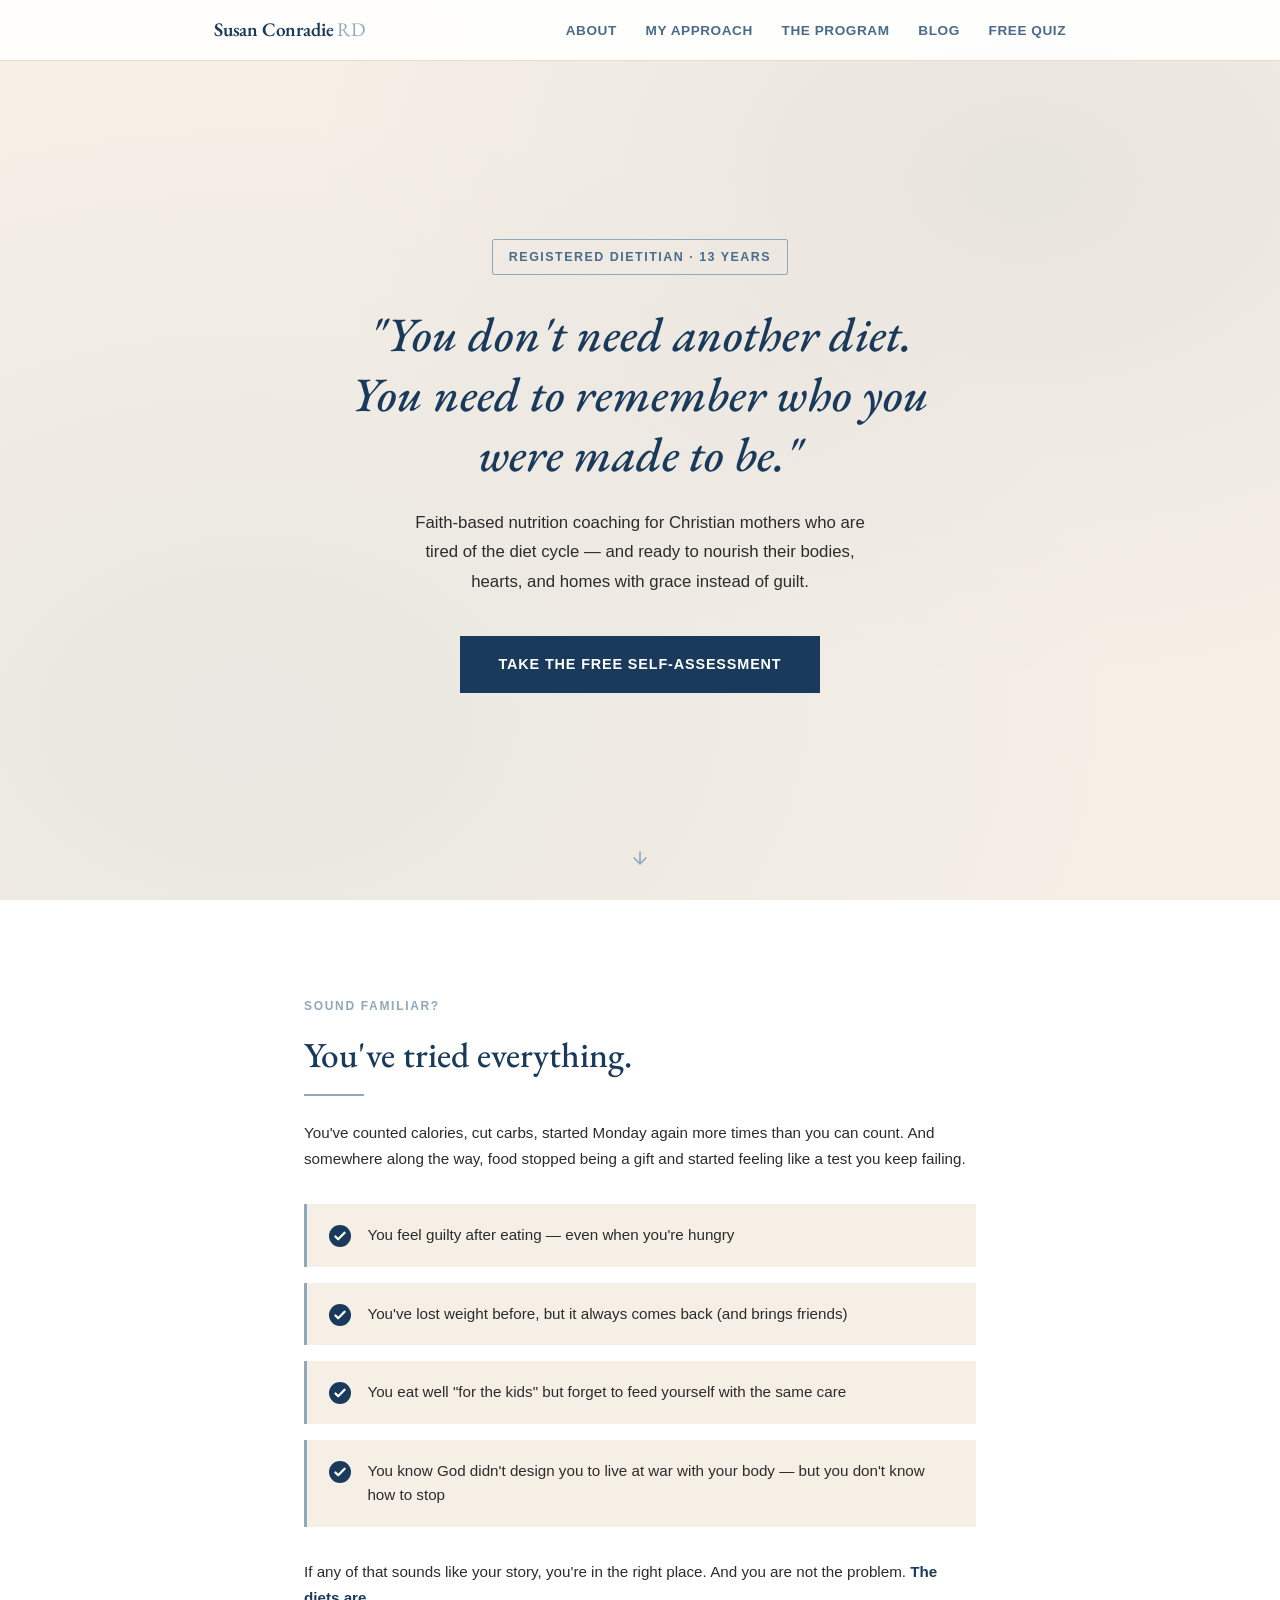
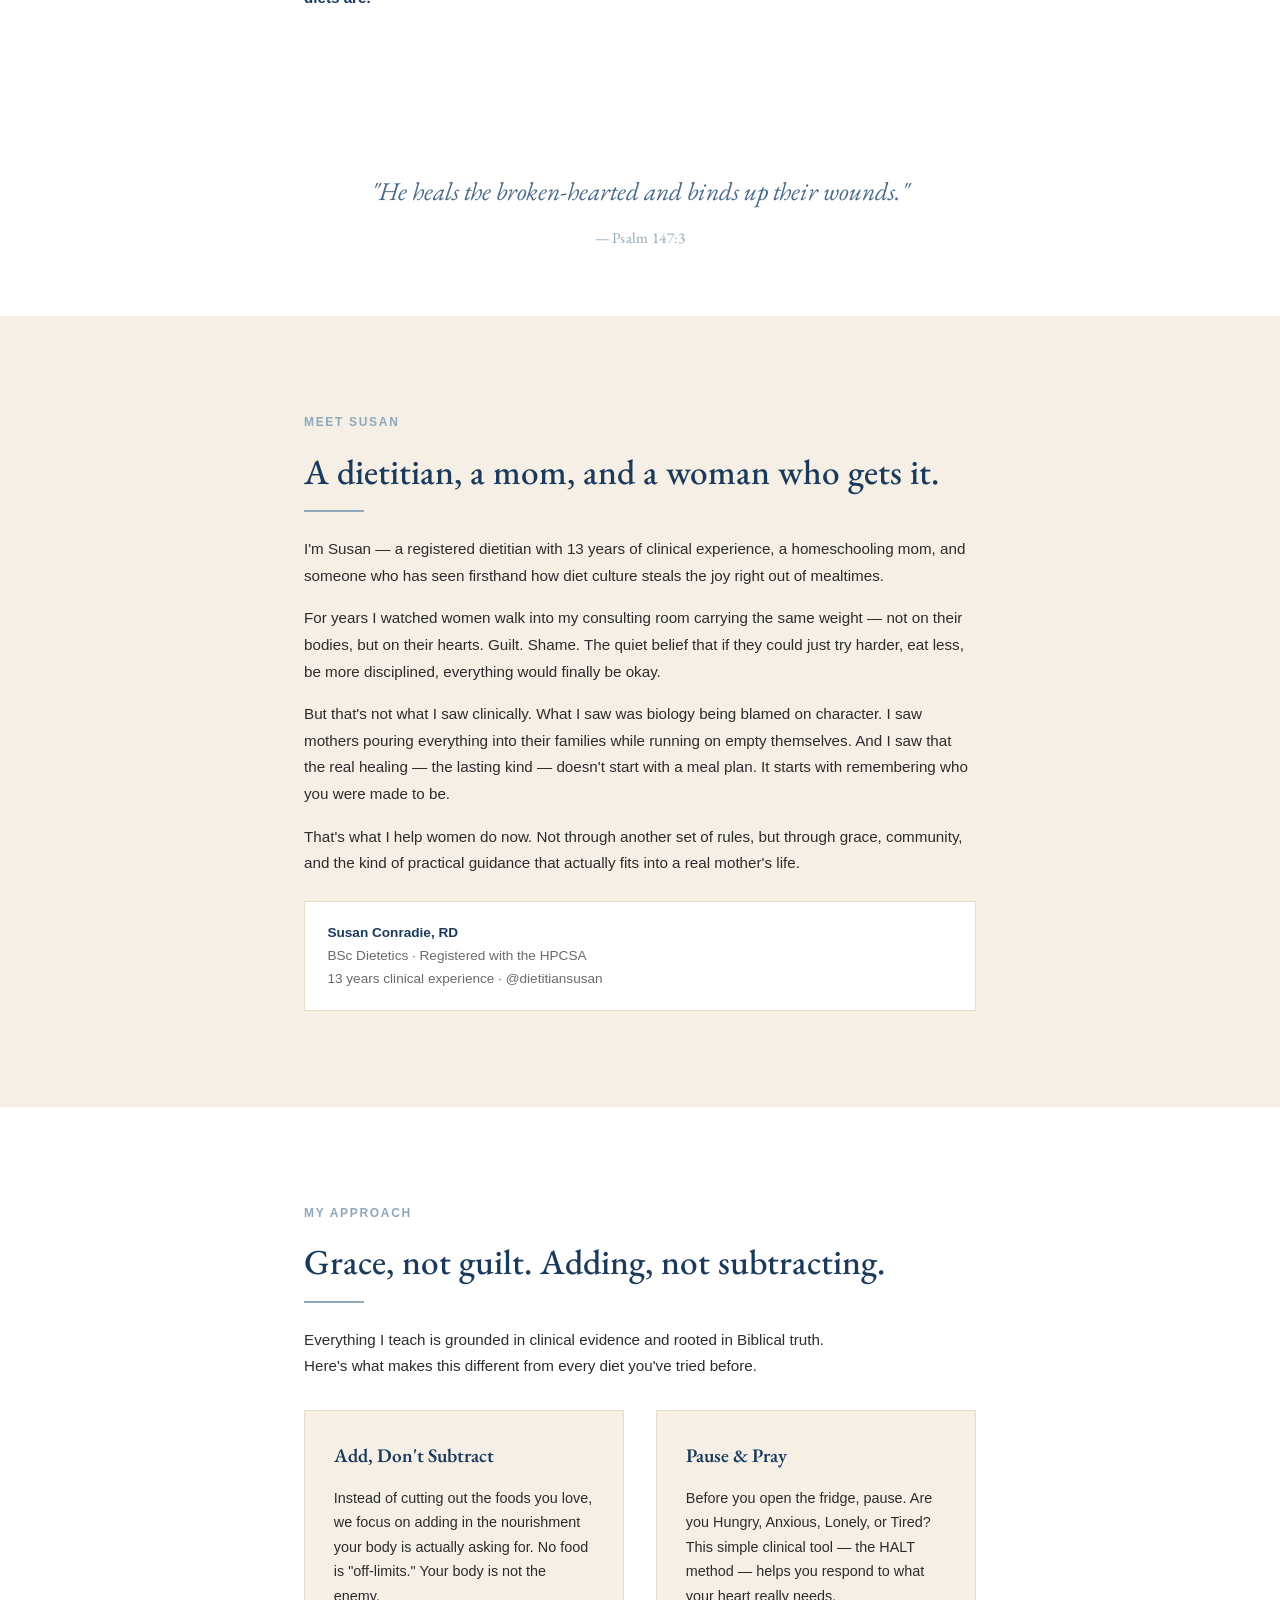
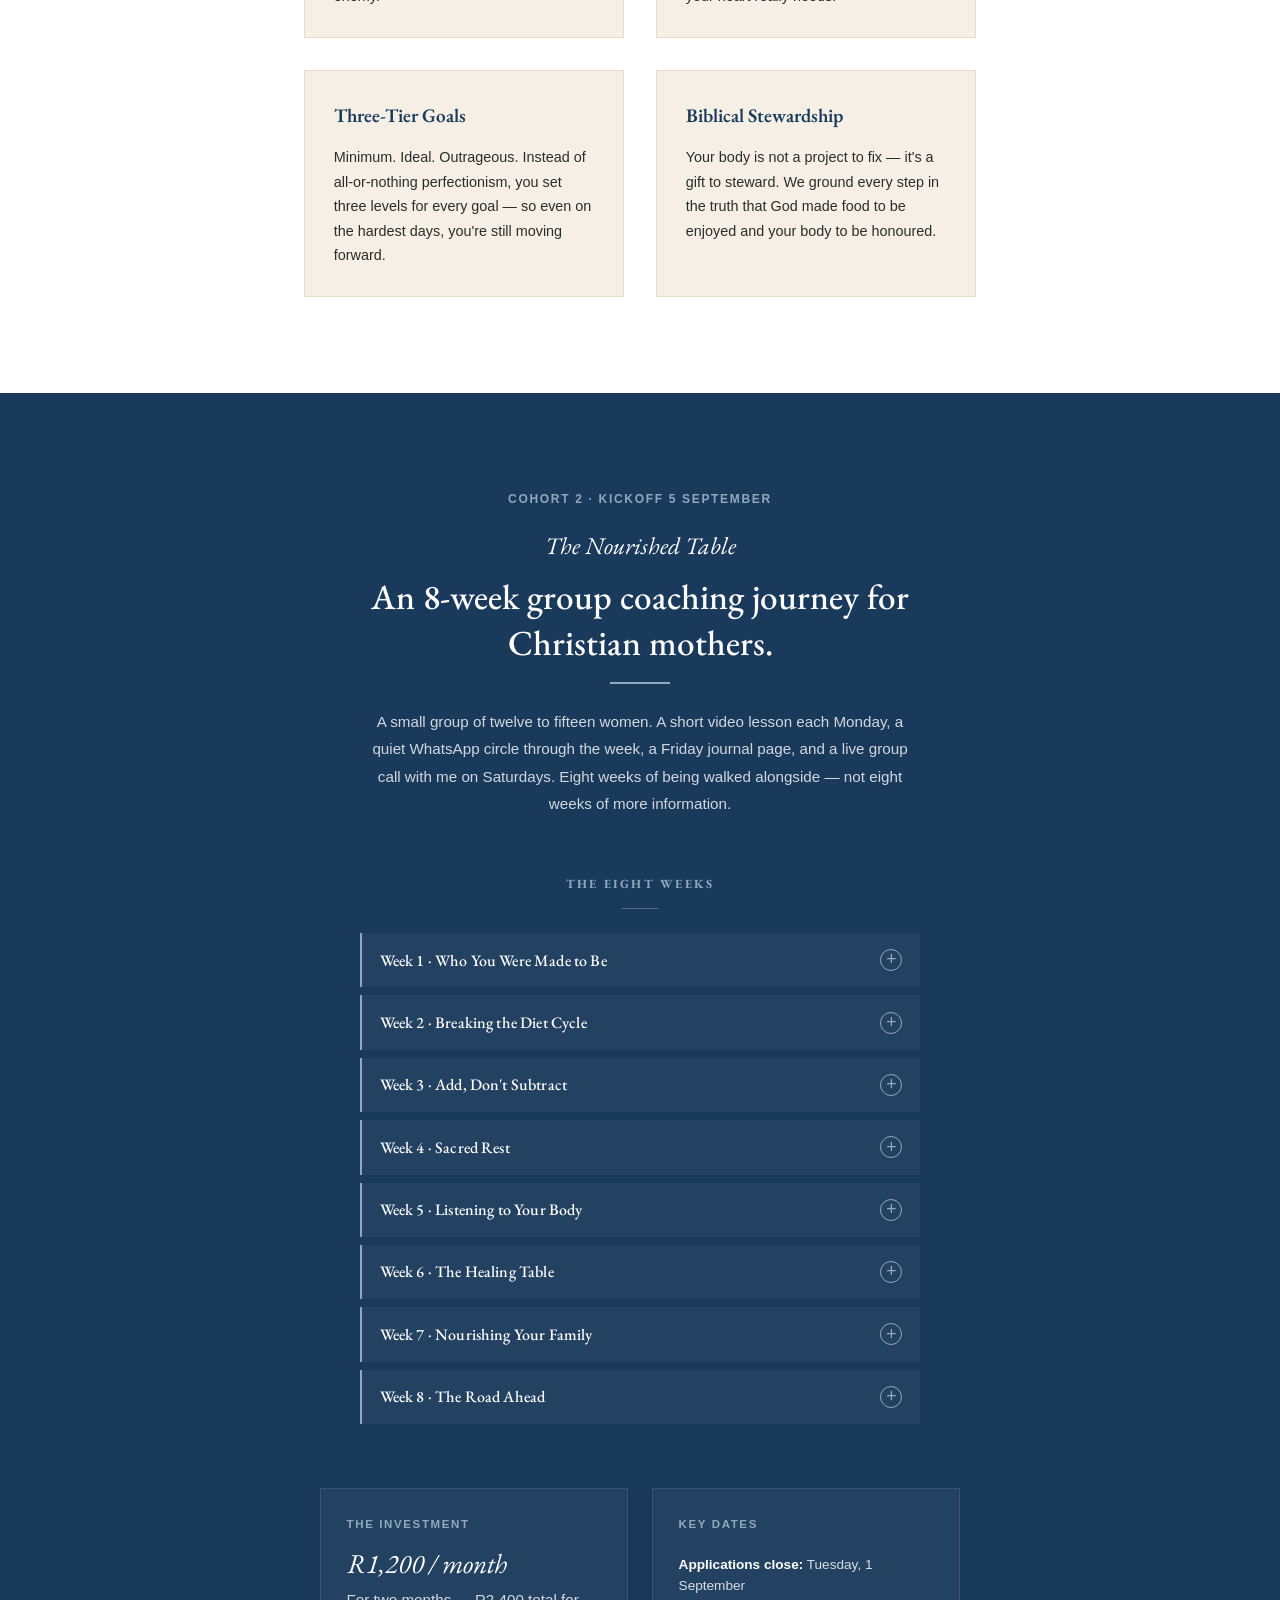
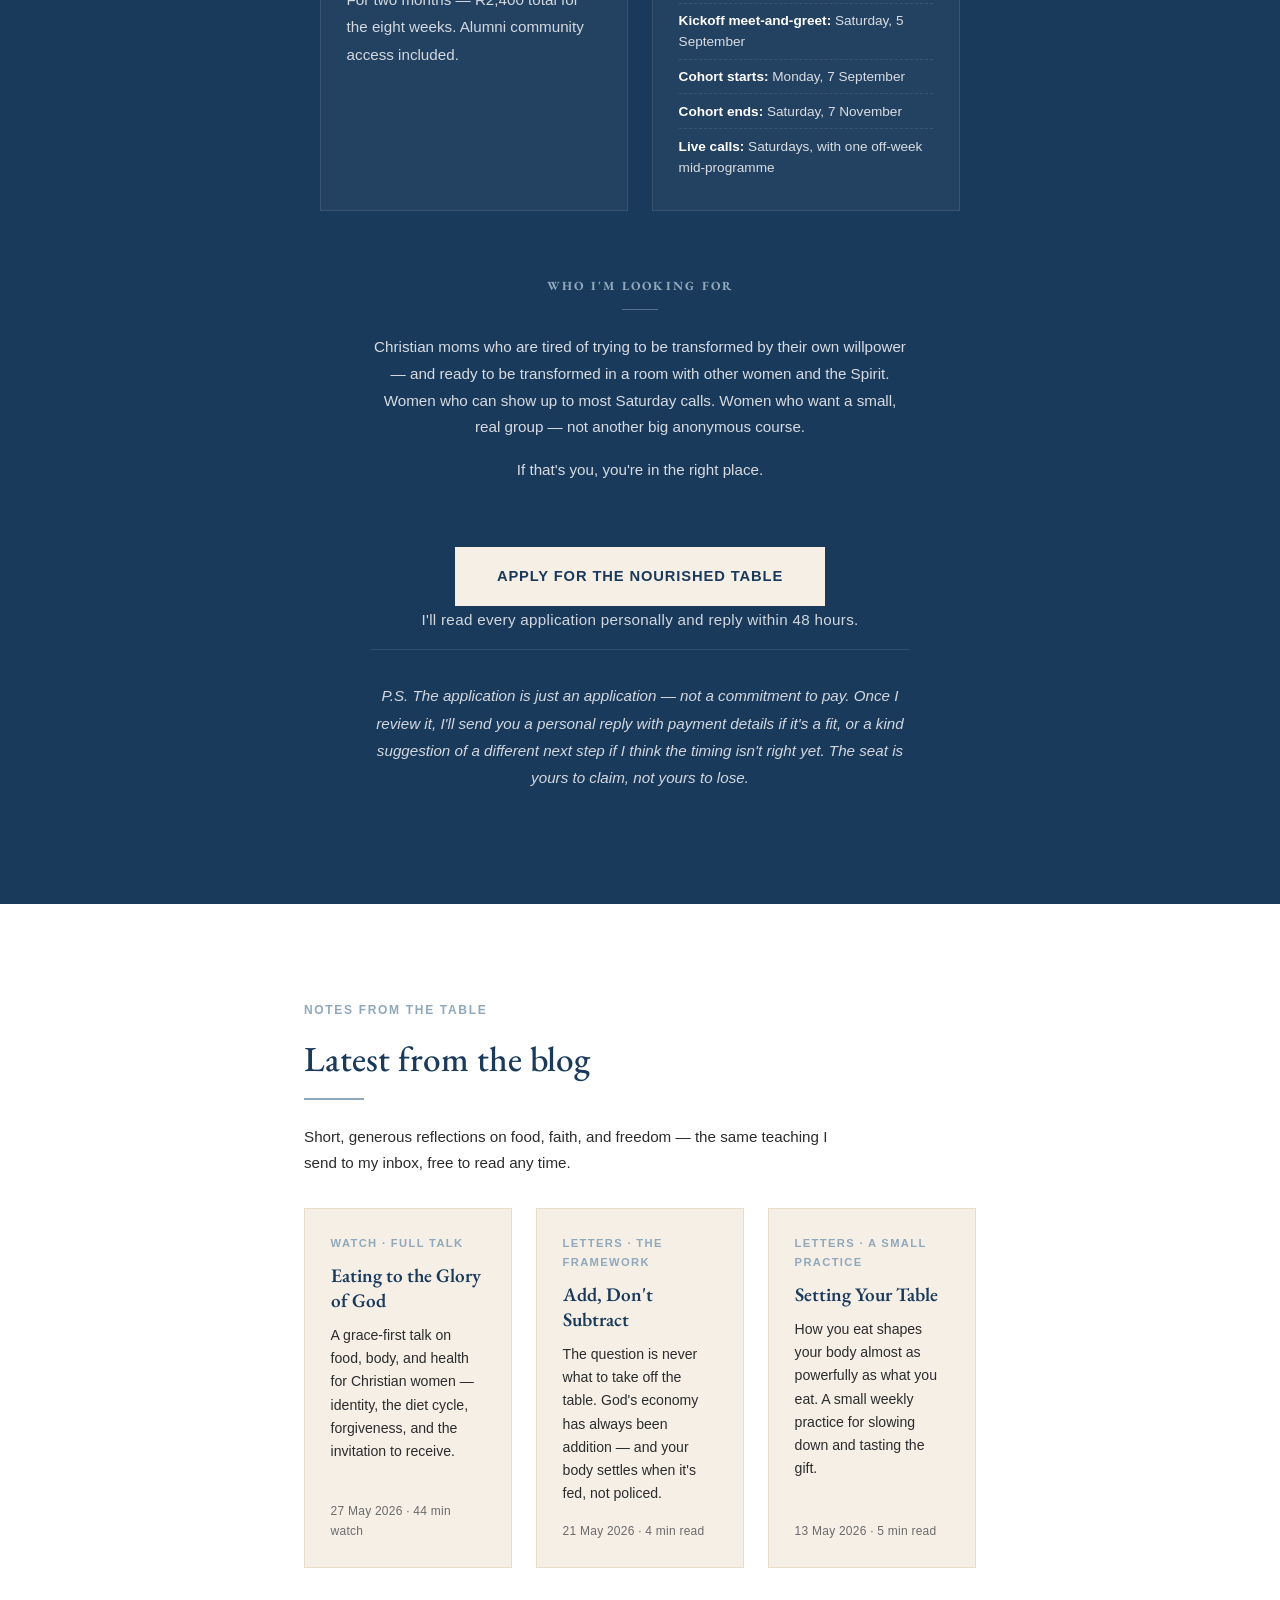
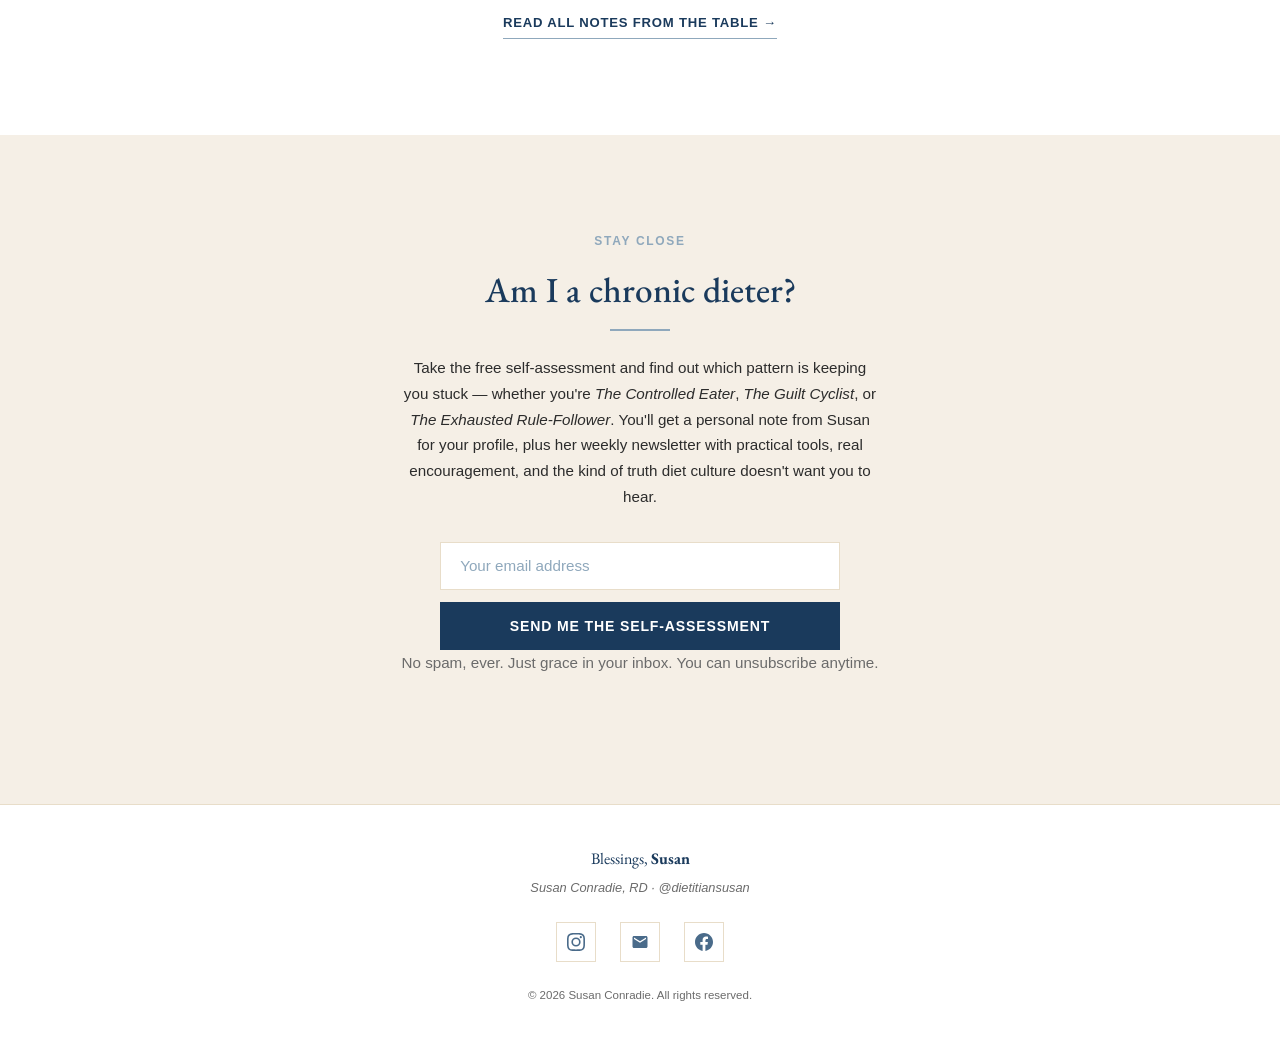
<file: index.html>
<!DOCTYPE html>
<html lang="en">
<head>
  <meta charset="UTF-8">
  <meta name="viewport" content="width=device-width, initial-scale=1.0">
  <meta name="description" content="Faith-based nutrition coaching for Christian mothers. Registered dietitian Susan Conradie helps you heal your relationship with food — with grace, not guilt.">
  <title>@dietitiansusan — Faith-Based Nutrition Coaching for Christian Mothers</title>
  <link rel="preconnect" href="https://fonts.googleapis.com">
  <link rel="preconnect" href="https://fonts.gstatic.com" crossorigin>
  <!-- Using EB Garamond as a refined web alternative to Georgia for display, 
       falling back to Georgia. Keeping Arial/system sans for body per brand guide. -->
  <link href="https://fonts.googleapis.com/css2?family=EB+Garamond:ital,wght@0,400;0,500;0,600;0,700;1,400;1,500;1,600;1,700&display=swap" rel="stylesheet">
  <style>
    /* ── CSS Reset ────────────────────────────────────────────── */
    *, *::before, *::after { box-sizing: border-box; margin: 0; padding: 0; }

    /* ── Brand Tokens (from style guide v1.1) ────────────────── */
    :root {
      --navy:        #1A3A5C;
      --navy-light:  #4A6B8A;
      --accent-blue: #8FA8BC;
      --beige:       #F5EFE6;
      --beige-dark:  #E8DDC9;
      --body-text:   #2C2C2C;
      --muted:       #6B6B6B;
      --white:       #FFFFFF;
      --border:      #D8D0C2;

      --font-display: 'EB Garamond', Georgia, 'Times New Roman', serif;
      --font-body:    Arial, Helvetica, sans-serif;

      --max-width:   720px;
      --section-py:  5rem;
    }

    /* ── Base ─────────────────────────────────────────────────── */
    html { scroll-behavior: smooth; }

    body {
      font-family: var(--font-body);
      font-size: 16px;
      line-height: 1.7;
      color: var(--body-text);
      background: var(--white);
      -webkit-font-smoothing: antialiased;
    }

    img { max-width: 100%; height: auto; display: block; }
    a { color: var(--navy); }

    /* ── Utility ──────────────────────────────────────────────── */
    .container {
      max-width: var(--max-width);
      margin: 0 auto;
      padding: 0 1.5rem;
    }

    .sr-only {
      position: absolute; width: 1px; height: 1px;
      padding: 0; margin: -1px; overflow: hidden;
      clip: rect(0,0,0,0); border: 0;
    }

    /* ── Fade-in animation ────────────────────────────────────── */
    .fade-in {
      opacity: 0;
      transform: translateY(24px);
      transition: opacity 0.7s ease, transform 0.7s ease;
    }
    .fade-in.visible {
      opacity: 1;
      transform: translateY(0);
    }

    /* ── Nav ──────────────────────────────────────────────────── */
    .site-nav {
      position: fixed;
      top: 0; left: 0; right: 0;
      z-index: 100;
      background: rgba(255,255,255,0.92);
      backdrop-filter: blur(12px);
      -webkit-backdrop-filter: blur(12px);
      border-bottom: 1px solid var(--beige-dark);
      transition: box-shadow 0.3s ease;
    }
    .site-nav.scrolled {
      box-shadow: 0 2px 20px rgba(26,58,92,0.06);
    }
    .site-nav__inner {
      max-width: 900px;
      margin: 0 auto;
      padding: 0.85rem 1.5rem;
      display: flex;
      align-items: center;
      justify-content: space-between;
    }
    .site-nav__brand {
      font-family: var(--font-display);
      font-size: 1.2rem;
      font-weight: 600;
      color: var(--navy);
      text-decoration: none;
      letter-spacing: -0.01em;
    }
    .site-nav__brand span {
      color: var(--accent-blue);
      font-weight: 400;
    }
    .site-nav__links {
      display: flex;
      gap: 1.8rem;
      list-style: none;
    }
    .site-nav__links a {
      font-size: 0.85rem;
      text-decoration: none;
      color: var(--navy-light);
      letter-spacing: 0.04em;
      text-transform: uppercase;
      font-weight: 600;
      transition: color 0.2s;
    }
    .site-nav__links a:hover { color: var(--navy); }

    /* ── Hero ─────────────────────────────────────────────────── */
    .hero {
      min-height: 100vh;
      display: flex;
      align-items: center;
      justify-content: center;
      text-align: center;
      padding: 6rem 1.5rem 4rem;
      background: var(--beige);
      position: relative;
      overflow: hidden;
    }
    .hero::before {
      content: '';
      position: absolute;
      top: 0; left: 0; right: 0; bottom: 0;
      background:
        radial-gradient(ellipse at 20% 80%, rgba(143,168,188,0.12) 0%, transparent 60%),
        radial-gradient(ellipse at 80% 20%, rgba(26,58,92,0.06) 0%, transparent 50%);
      pointer-events: none;
    }
    .hero__content {
      position: relative;
      z-index: 1;
      max-width: 600px;
    }
    .hero__credential {
      display: inline-block;
      font-size: 0.78rem;
      letter-spacing: 0.12em;
      text-transform: uppercase;
      color: var(--navy-light);
      font-weight: 600;
      margin-bottom: 1.8rem;
      padding: 0.4rem 1rem;
      border: 1px solid var(--accent-blue);
      border-radius: 2px;
    }
    .hero h1 {
      font-family: var(--font-display);
      font-size: clamp(2rem, 5vw, 3rem);
      font-weight: 500;
      line-height: 1.25;
      color: var(--navy);
      margin-bottom: 1.5rem;
      font-style: italic;
    }
    .hero__sub {
      font-size: 1.05rem;
      line-height: 1.75;
      color: var(--body-text);
      margin-bottom: 2.5rem;
      max-width: 480px;
      margin-left: auto;
      margin-right: auto;
    }
    .hero__cta {
      display: inline-block;
      background: var(--navy);
      color: var(--white);
      font-family: var(--font-body);
      font-size: 0.9rem;
      font-weight: 600;
      letter-spacing: 0.06em;
      text-transform: uppercase;
      text-decoration: none;
      padding: 1rem 2.4rem;
      border: none;
      cursor: pointer;
      transition: background 0.25s ease, transform 0.2s ease;
    }
    .hero__cta:hover {
      background: var(--navy-light);
      transform: translateY(-1px);
    }
    .hero__scroll-hint {
      position: absolute;
      bottom: 2rem;
      left: 50%;
      transform: translateX(-50%);
      display: flex;
      flex-direction: column;
      align-items: center;
      gap: 0.5rem;
      color: var(--accent-blue);
      font-size: 0.75rem;
      letter-spacing: 0.08em;
      text-transform: uppercase;
      animation: gentleBounce 2.5s ease-in-out infinite;
    }
    .hero__scroll-hint svg {
      width: 20px; height: 20px;
      stroke: var(--accent-blue);
    }
    @keyframes gentleBounce {
      0%, 100% { transform: translateX(-50%) translateY(0); }
      50% { transform: translateX(-50%) translateY(6px); }
    }

    /* ── Section base ────────────────────────────────────────── */
    section {
      padding: var(--section-py) 0;
    }
    section[id] {
      scroll-margin-top: 4.5rem; /* keep anchored sections clear of the fixed nav */
    }

    .section-label {
      font-size: 0.75rem;
      letter-spacing: 0.14em;
      text-transform: uppercase;
      color: var(--accent-blue);
      font-weight: 700;
      margin-bottom: 1rem;
    }

    h2 {
      font-family: var(--font-display);
      font-size: clamp(1.6rem, 3.5vw, 2.2rem);
      font-weight: 500;
      color: var(--navy);
      line-height: 1.3;
      margin-bottom: 1.5rem;
    }

    h2::after {
      content: '';
      display: block;
      width: 60px;
      height: 2px;
      background: var(--accent-blue);
      margin-top: 1rem;
    }

    /* ── "Is this you?" section ───────────────────────────────── */
    .is-this-you {
      background: var(--white);
    }
    .is-this-you__grid {
      margin-top: 2rem;
      display: grid;
      gap: 1rem;
    }
    .is-this-you__item {
      display: flex;
      align-items: flex-start;
      gap: 1rem;
      padding: 1.2rem 1.4rem;
      background: var(--beige);
      border-left: 3px solid var(--accent-blue);
      font-size: 0.95rem;
      line-height: 1.6;
    }
    .is-this-you__item .check {
      flex-shrink: 0;
      width: 22px;
      height: 22px;
      margin-top: 2px;
    }
    .is-this-you__item .check circle { fill: var(--navy); }
    .is-this-you__item .check path { stroke: var(--white); }

    /* ── About Susan ─────────────────────────────────────────── */
    .about {
      background: var(--beige);
    }
    .about__layout {
      display: grid;
      grid-template-columns: 1fr;
      gap: 2.5rem;
      align-items: start;
    }
    .about p {
      margin-bottom: 1rem;
      font-size: 0.95rem;
      line-height: 1.75;
    }
    .about__credentials {
      margin-top: 1.5rem;
      padding: 1.2rem 1.4rem;
      background: var(--white);
      border: 1px solid var(--beige-dark);
      font-size: 0.85rem;
      color: var(--muted);
      line-height: 1.7;
    }
    .about__credentials strong {
      color: var(--navy);
      font-weight: 600;
    }

    /* ── Scripture callout ────────────────────────────────────── */
    .scripture {
      background: var(--white);
      text-align: center;
      padding: 4rem 1.5rem;
    }
    .scripture blockquote {
      font-family: var(--font-display);
      font-size: clamp(1.2rem, 3vw, 1.6rem);
      font-style: italic;
      color: var(--navy-light);
      line-height: 1.6;
      max-width: 540px;
      margin: 0 auto 0.8rem;
    }
    .scripture cite {
      font-family: var(--font-display);
      font-style: normal;
      font-size: 0.95rem;
      color: var(--accent-blue);
      letter-spacing: 0.02em;
    }

    /* ── What I believe / approach ────────────────────────────── */
    .approach {
      background: var(--white);
    }
    .approach__grid {
      margin-top: 2rem;
      display: grid;
      grid-template-columns: 1fr;
      gap: 2rem;
    }
    .approach__card {
      padding: 1.8rem;
      border: 1px solid var(--beige-dark);
      background: var(--beige);
    }
    .approach__card h3 {
      font-family: var(--font-display);
      font-size: 1.2rem;
      font-weight: 600;
      color: var(--navy);
      margin-bottom: 0.8rem;
    }
    .approach__card p {
      font-size: 0.9rem;
      line-height: 1.7;
      color: var(--body-text);
    }

    @media (min-width: 640px) {
      .approach__grid {
        grid-template-columns: 1fr 1fr;
      }
    }

    /* ── Latest from the Blog ─────────────────────────────────── */
    .blog-teaser { background: var(--white); }
    .blog-teaser__grid {
      margin-top: 2rem;
      display: grid;
      grid-template-columns: 1fr;
      gap: 1.5rem;
    }
    @media (min-width: 720px) {
      .blog-teaser__grid { grid-template-columns: repeat(3, 1fr); }
    }
    .blog-teaser__card {
      display: flex;
      flex-direction: column;
      padding: 1.6rem;
      background: var(--beige);
      border: 1px solid var(--beige-dark);
      text-decoration: none;
      color: var(--body-text);
      transition: transform 0.2s ease, box-shadow 0.2s ease, border-color 0.2s ease;
    }
    .blog-teaser__card:hover {
      transform: translateY(-3px);
      box-shadow: 0 10px 30px rgba(26,58,92,0.08);
      border-color: var(--accent-blue);
    }
    .blog-teaser__tag {
      font-size: 0.7rem;
      letter-spacing: 0.12em;
      text-transform: uppercase;
      color: var(--accent-blue);
      font-weight: 700;
      margin-bottom: 0.7rem;
    }
    .blog-teaser__card h3 {
      font-family: var(--font-display);
      font-size: 1.2rem;
      font-weight: 600;
      color: var(--navy);
      line-height: 1.3;
      margin-bottom: 0.6rem;
    }
    .blog-teaser__card p {
      font-size: 0.88rem;
      line-height: 1.65;
      color: var(--body-text);
      margin-bottom: 1rem;
      flex-grow: 1;
    }
    .blog-teaser__meta {
      font-size: 0.75rem;
      color: var(--muted);
      letter-spacing: 0.02em;
    }
    .blog-teaser__all { text-align: center; margin-top: 2.5rem; }
    .blog-teaser__all a {
      display: inline-flex;
      align-items: center;
      gap: 0.45rem;
      font-size: 0.82rem;
      font-weight: 700;
      letter-spacing: 0.06em;
      text-transform: uppercase;
      color: var(--navy);
      text-decoration: none;
      border-bottom: 1px solid var(--accent-blue);
      padding-bottom: 3px;
      transition: gap 0.2s ease;
    }
    .blog-teaser__all a:hover { gap: 0.75rem; }

    /* ── The Nourished Table teaser ───────────────────────────── */
    .program {
      background: var(--navy);
      color: var(--white);
      text-align: center;
    }
    .program .section-label {
      color: var(--accent-blue);
    }
    .program h2 {
      color: var(--white);
    }
    .program h2::after {
      margin-left: auto;
      margin-right: auto;
      background: var(--accent-blue);
    }
    .program p {
      font-size: 0.95rem;
      line-height: 1.8;
      color: rgba(255,255,255,0.8);
      max-width: 540px;
      margin: 0 auto 1rem;
    }
    .program__name {
      font-family: var(--font-display);
      font-size: 1.5rem;
      font-style: italic;
      color: var(--white);
      margin-bottom: 0.5rem;
    }
    /* ── Program: expanded section ────────────────────────────── */
    .program__intro {
      max-width: 580px;
      margin: 0 auto 3.5rem;
    }
    .program__subhead {
      font-family: var(--font-display);
      font-size: 0.78rem;
      font-weight: 700;
      letter-spacing: 0.18em;
      text-transform: uppercase;
      color: var(--accent-blue);
      text-align: center;
      margin: 0 auto 1.5rem;
      position: relative;
      padding-bottom: 0.9rem;
    }
    .program__subhead::after {
      content: '';
      position: absolute;
      bottom: 0;
      left: 50%;
      transform: translateX(-50%);
      width: 36px;
      height: 1px;
      background: var(--accent-blue);
      opacity: 0.5;
    }

    /* 8 weeks — expandable list */
    .program__weeks {
      display: grid;
      grid-template-columns: 1fr;
      gap: 0.5rem;
      max-width: 560px;
      margin: 0 auto 4rem;
      text-align: left;
    }
    .program__week {
      background: rgba(255,255,255,0.04);
      border-left: 2px solid var(--accent-blue);
    }
    .program__week summary {
      padding: 0.85rem 1.1rem;
      font-family: var(--font-display);
      font-size: 1rem;
      font-weight: 500;
      color: var(--white);
      letter-spacing: 0.01em;
      cursor: pointer;
      list-style: none;
      display: flex;
      align-items: center;
      justify-content: space-between;
      gap: 1rem;
      user-select: none;
      transition: color 0.2s ease;
    }
    .program__week summary::-webkit-details-marker { display: none; }
    .program__week summary:hover { color: var(--beige); }
    .program__week-toggle {
      flex-shrink: 0;
      width: 22px;
      height: 22px;
      border: 1px solid var(--accent-blue);
      border-radius: 50%;
      display: inline-flex;
      align-items: center;
      justify-content: center;
      color: var(--accent-blue);
      font-family: var(--font-body);
      font-size: 1.1rem;
      line-height: 1;
      font-weight: 300;
      transition: transform 0.25s ease, background 0.25s ease, color 0.25s ease;
    }
    .program__week[open] .program__week-toggle {
      transform: rotate(45deg);
      background: var(--accent-blue);
      color: var(--navy);
    }
    .program__week-desc {
      padding: 0 1.1rem 1.1rem;
      font-family: var(--font-body);
      font-size: 0.88rem;
      line-height: 1.7;
      color: rgba(255,255,255,0.78);
    }

    /* Details: investment + dates side by side */
    .program__details {
      display: grid;
      grid-template-columns: 1fr;
      gap: 1.5rem;
      max-width: 640px;
      margin: 0 auto 4rem;
      text-align: left;
    }
    @media (min-width: 640px) {
      .program__details {
        grid-template-columns: 1fr 1fr;
        gap: 1.5rem;
      }
    }
    .program__detail-card {
      padding: 1.6rem 1.6rem;
      background: rgba(255,255,255,0.04);
      border: 1px solid rgba(143,168,188,0.18);
    }
    .program__detail-label {
      font-family: var(--font-body);
      font-size: 0.72rem;
      font-weight: 700;
      letter-spacing: 0.14em;
      text-transform: uppercase;
      color: var(--accent-blue);
      margin-bottom: 0.85rem;
    }
    .program__price {
      font-family: var(--font-display);
      font-size: 1.7rem;
      font-style: italic;
      color: var(--white);
      line-height: 1.2;
      margin-bottom: 0.35rem;
    }
    .program__price-sub {
      font-size: 0.85rem;
      color: rgba(255,255,255,0.7);
      line-height: 1.55;
    }
    .program__dates {
      list-style: none;
      font-size: 0.85rem;
      color: rgba(255,255,255,0.82);
      line-height: 1.55;
    }
    .program__dates li {
      padding: 0.4rem 0;
      border-bottom: 1px dashed rgba(143,168,188,0.18);
    }
    .program__dates li:last-child { border: none; }
    .program__dates strong {
      color: var(--white);
      font-weight: 600;
    }

    /* Who this is for */
    .program__who {
      max-width: 580px;
      margin: 0 auto 3rem;
    }
    .program__who p {
      color: rgba(255,255,255,0.82);
      font-size: 0.95rem;
      line-height: 1.75;
      margin-bottom: 1rem;
    }
    .program__who p:last-child { margin-bottom: 0; }

    /* Apply CTA */
    .program__apply {
      display: inline-block;
      background: var(--beige);
      color: var(--navy);
      font-family: var(--font-body);
      font-size: 0.92rem;
      font-weight: 700;
      letter-spacing: 0.06em;
      text-transform: uppercase;
      text-decoration: none;
      padding: 1.05rem 2.6rem;
      border: none;
      cursor: pointer;
      transition: background 0.25s ease, transform 0.2s ease, color 0.2s ease;
      margin-top: 1rem;
    }
    .program__apply:hover {
      background: var(--white);
      transform: translateY(-1px);
    }
    .program__apply-meta {
      margin-top: 1rem;
      font-size: 0.82rem;
      color: rgba(255,255,255,0.6);
      letter-spacing: 0.02em;
    }
    .program__ps {
      max-width: 540px;
      margin: 2.5rem auto 0;
      padding-top: 2rem;
      border-top: 1px solid rgba(143,168,188,0.18);
      font-size: 0.85rem;
      font-style: italic;
      line-height: 1.7;
      color: rgba(255,255,255,0.6);
    }

    /* ── Live webinar ─────────────────────────────────────────── */
    .webinar {
      background: var(--beige);
      text-align: center;
    }
    .webinar h2::after {
      margin-left: auto;
      margin-right: auto;
    }
    .webinar__sub {
      font-family: var(--font-display);
      font-size: 1.15rem;
      font-style: italic;
      color: var(--navy-light);
      line-height: 1.6;
      max-width: 480px;
      margin: 0 auto 1.5rem;
    }
    .webinar__intro {
      font-size: 0.95rem;
      line-height: 1.75;
      max-width: 540px;
      margin: 0 auto 2.5rem;
    }
    .webinar__details {
      display: grid;
      grid-template-columns: 1fr;
      gap: 1.5rem;
      max-width: 640px;
      margin: 0 auto 2.5rem;
      text-align: left;
    }
    @media (min-width: 640px) {
      .webinar__details {
        grid-template-columns: 1fr 1fr;
      }
    }
    .webinar__detail-card {
      padding: 1.6rem 1.6rem;
      background: var(--white);
      border: 1px solid var(--beige-dark);
    }
    .webinar__detail-label {
      font-family: var(--font-body);
      font-size: 0.72rem;
      font-weight: 700;
      letter-spacing: 0.14em;
      text-transform: uppercase;
      color: var(--accent-blue);
      margin-bottom: 0.85rem;
    }
    .webinar__facts {
      list-style: none;
      font-size: 0.85rem;
      color: var(--body-text);
      line-height: 1.55;
    }
    .webinar__facts li {
      padding: 0.4rem 0;
      border-bottom: 1px dashed var(--beige-dark);
    }
    .webinar__facts li:last-child { border: none; }
    .webinar__facts strong {
      color: var(--navy);
      font-weight: 600;
    }
    .webinar__price {
      font-family: var(--font-display);
      font-size: 1.7rem;
      font-style: italic;
      color: var(--navy);
      line-height: 1.2;
      margin-bottom: 0.35rem;
    }
    .webinar__price-sub {
      font-size: 0.85rem;
      color: var(--muted);
      line-height: 1.55;
    }
    .webinar__cta {
      display: inline-block;
      background: var(--navy);
      color: var(--white);
      font-family: var(--font-body);
      font-size: 0.92rem;
      font-weight: 700;
      letter-spacing: 0.06em;
      text-transform: uppercase;
      text-decoration: none;
      padding: 1.05rem 2.6rem;
      border: none;
      cursor: pointer;
      transition: background 0.25s ease, transform 0.2s ease;
      margin-top: 0.5rem;
    }
    .webinar__cta:hover {
      background: var(--navy-light);
      transform: translateY(-1px);
    }
    .webinar__cta-meta {
      margin-top: 1rem;
      font-size: 0.82rem;
      color: var(--muted);
      letter-spacing: 0.02em;
    }
    .webinar__ps {
      max-width: 540px;
      margin: 2.5rem auto 0;
      padding-top: 2rem;
      border-top: 1px solid var(--beige-dark);
      font-size: 0.85rem;
      font-style: italic;
      line-height: 1.7;
      color: var(--muted);
    }

    /* ── Newsletter / Lead Magnet CTA ────────────────────────── */
    .signup {
      background: var(--beige);
      text-align: center;
    }
    .signup h2::after {
      margin-left: auto;
      margin-right: auto;
    }
    .signup p {
      font-size: 0.95rem;
      line-height: 1.7;
      max-width: 480px;
      margin: 0 auto 2rem;
    }
    .signup__form {
      display: flex;
      flex-direction: column;
      gap: 0.75rem;
      max-width: 400px;
      margin: 0 auto;
    }
    .signup__form input[type="email"] {
      width: 100%;
      padding: 0.9rem 1.2rem;
      border: 1px solid var(--beige-dark);
      background: var(--white);
      font-family: var(--font-body);
      font-size: 0.95rem;
      color: var(--body-text);
      outline: none;
      transition: border-color 0.2s;
    }
    .signup__form input[type="email"]:focus {
      border-color: var(--navy);
    }
    .signup__form input[type="email"]::placeholder {
      color: var(--accent-blue);
    }
    .signup__form button {
      width: 100%;
      padding: 1rem;
      background: var(--navy);
      color: var(--white);
      font-family: var(--font-body);
      font-size: 0.88rem;
      font-weight: 600;
      letter-spacing: 0.06em;
      text-transform: uppercase;
      border: none;
      cursor: pointer;
      transition: background 0.25s ease;
    }
    .signup__form button:hover {
      background: var(--navy-light);
    }
    .signup__disclaimer {
      margin-top: 1rem;
      font-size: 0.78rem;
      color: var(--muted);
      max-width: 400px;
      margin-left: auto;
      margin-right: auto;
    }

    /* ── Footer ───────────────────────────────────────────────── */
    .site-footer {
      background: var(--white);
      border-top: 1px solid var(--beige-dark);
      padding: 2.5rem 0;
      text-align: center;
    }
    .site-footer__sig {
      font-family: var(--font-display);
      font-size: 1rem;
      color: var(--navy);
      margin-bottom: 0.3rem;
    }
    .site-footer__sig strong {
      font-weight: 700;
    }
    .site-footer__role {
      font-size: 0.8rem;
      font-style: italic;
      color: var(--muted);
      margin-bottom: 1.5rem;
    }
    .site-footer__social {
      display: flex;
      justify-content: center;
      gap: 1.5rem;
      margin-bottom: 1.5rem;
    }
    .site-footer__social a {
      display: flex;
      align-items: center;
      justify-content: center;
      width: 40px; height: 40px;
      border: 1px solid var(--beige-dark);
      color: var(--navy-light);
      text-decoration: none;
      transition: border-color 0.2s, color 0.2s;
    }
    .site-footer__social a:hover {
      border-color: var(--navy);
      color: var(--navy);
    }
    .site-footer__social svg {
      width: 18px; height: 18px;
      fill: currentColor;
    }
    .site-footer__legal {
      font-size: 0.72rem;
      color: var(--muted);
    }

    /* ── Responsive ───────────────────────────────────────────── */
    @media (min-width: 768px) {
      :root { --section-py: 6rem; }

      .about__layout {
        grid-template-columns: 1fr;
      }
    }

    @media (max-width: 480px) {
      .site-nav__links { gap: 1.2rem; }
      .site-nav__links a { font-size: 0.78rem; }
      .hero { min-height: 90vh; padding-top: 5rem; }
      :root { --section-py: 3.5rem; }
    }
  </style>
</head>
<body>

  <!-- ── Navigation ──────────────────────────────────────────── -->
  <nav class="site-nav" role="navigation" aria-label="Main">
    <div class="site-nav__inner">
      <a href="#" class="site-nav__brand">Susan Conradie <span>RD</span></a>
      <ul class="site-nav__links">
        <li><a href="#about">About</a></li>
        <li><a href="#approach">My Approach</a></li>
        <li><a href="#program">The Program</a></li>
        <li><a href="/blog/">Blog</a></li>
        <li><a href="#signup">Free Quiz</a></li>
      </ul>
    </div>
  </nav>

  <!-- ── Hero ────────────────────────────────────────────────── -->
  <section class="hero" id="home">
    <div class="hero__content">
      <div class="hero__credential">Registered Dietitian · 13 Years</div>
      <h1>"You don't need another diet. You need to remember who you were made to be."</h1>
      <p class="hero__sub">
        Faith-based nutrition coaching for Christian mothers who are tired of the diet cycle — 
        and ready to nourish their bodies, hearts, and homes with grace instead of guilt.
      </p>
      <a href="#signup" class="hero__cta">Take the Free Self-Assessment</a>
    </div>
    <div class="hero__scroll-hint" aria-hidden="true">
      <svg viewBox="0 0 24 24" fill="none" stroke-width="2" stroke-linecap="round"><path d="M12 5v14M5 12l7 7 7-7"/></svg>
    </div>
  </section>

  <!-- ── Is This You? ────────────────────────────────────────── -->
  <section class="is-this-you" id="is-this-you">
    <div class="container">
      <div class="section-label fade-in">Sound familiar?</div>
      <h2 class="fade-in">You've tried everything.</h2>
      <p class="fade-in" style="margin-bottom: 1.5rem; font-size: 0.95rem;">
        You've counted calories, cut carbs, started Monday again more times than you can count. 
        And somewhere along the way, food stopped being a gift and started feeling like a test you keep failing.
      </p>
      <div class="is-this-you__grid">
        <div class="is-this-you__item fade-in">
          <svg class="check" viewBox="0 0 24 24"><circle cx="12" cy="12" r="12"/><path d="M7 12.5l3 3 7-7" fill="none" stroke-width="2.5" stroke-linecap="round" stroke-linejoin="round"/></svg>
          <span>You feel guilty after eating — even when you're hungry</span>
        </div>
        <div class="is-this-you__item fade-in">
          <svg class="check" viewBox="0 0 24 24"><circle cx="12" cy="12" r="12"/><path d="M7 12.5l3 3 7-7" fill="none" stroke-width="2.5" stroke-linecap="round" stroke-linejoin="round"/></svg>
          <span>You've lost weight before, but it always comes back (and brings friends)</span>
        </div>
        <div class="is-this-you__item fade-in">
          <svg class="check" viewBox="0 0 24 24"><circle cx="12" cy="12" r="12"/><path d="M7 12.5l3 3 7-7" fill="none" stroke-width="2.5" stroke-linecap="round" stroke-linejoin="round"/></svg>
          <span>You eat well "for the kids" but forget to feed yourself with the same care</span>
        </div>
        <div class="is-this-you__item fade-in">
          <svg class="check" viewBox="0 0 24 24"><circle cx="12" cy="12" r="12"/><path d="M7 12.5l3 3 7-7" fill="none" stroke-width="2.5" stroke-linecap="round" stroke-linejoin="round"/></svg>
          <span>You know God didn't design you to live at war with your body — but you don't know how to stop</span>
        </div>
      </div>
      <p class="fade-in" style="margin-top: 2rem; font-size: 0.95rem;">
        If any of that sounds like your story, you're in the right place. And you are not the problem. <strong style="color: var(--navy);">The diets are.</strong>
      </p>
    </div>
  </section>

  <!-- ── Scripture ────────────────────────────────────────────── -->
  <div class="scripture fade-in">
    <blockquote>
      "He heals the broken-hearted and binds up their wounds."
    </blockquote>
    <cite>— Psalm 147:3</cite>
  </div>

  <!-- ── About Susan ─────────────────────────────────────────── -->
  <section class="about" id="about">
    <div class="container">
      <div class="about__layout">
        <div>
          <div class="section-label fade-in">Meet Susan</div>
          <h2 class="fade-in">A dietitian, a mom, and a woman who gets it.</h2>
          <p class="fade-in">
            I'm Susan — a registered dietitian with 13 years of clinical experience, 
            a homeschooling mom, and someone who has seen firsthand how diet culture 
            steals the joy right out of mealtimes.
          </p>
          <p class="fade-in">
            For years I watched women walk into my consulting room carrying the same 
            weight — not on their bodies, but on their hearts. Guilt. Shame. The quiet 
            belief that if they could just try harder, eat less, be more disciplined, 
            everything would finally be okay.
          </p>
          <p class="fade-in">
            But that's not what I saw clinically. What I saw was biology being blamed 
            on character. I saw mothers pouring everything into their families while 
            running on empty themselves. And I saw that the real healing — the lasting 
            kind — doesn't start with a meal plan. It starts with remembering who you 
            were made to be.
          </p>
          <p class="fade-in">
            That's what I help women do now. Not through another set of rules, but 
            through grace, community, and the kind of practical guidance that actually 
            fits into a real mother's life.
          </p>
          <div class="about__credentials fade-in">
            <strong>Susan Conradie, RD</strong><br>
            BSc Dietetics · Registered with the HPCSA<br>
            13 years clinical experience · @dietitiansusan
          </div>
        </div>
      </div>
    </div>
  </section>

  <!-- ── Approach ─────────────────────────────────────────────── -->
  <section class="approach" id="approach">
    <div class="container">
      <div class="section-label fade-in">My Approach</div>
      <h2 class="fade-in">Grace, not guilt. Adding, not subtracting.</h2>
      <p class="fade-in" style="margin-bottom: 2rem; font-size: 0.95rem; max-width: 560px;">
        Everything I teach is grounded in clinical evidence and rooted in Biblical truth. 
        Here's what makes this different from every diet you've tried before.
      </p>
      <div class="approach__grid">
        <div class="approach__card fade-in">
          <h3>Add, Don't Subtract</h3>
          <p>
            Instead of cutting out the foods you love, we focus on adding in the nourishment 
            your body is actually asking for. No food is "off-limits." Your body is not the enemy.
          </p>
        </div>
        <div class="approach__card fade-in">
          <h3>Pause &amp; Pray</h3>
          <p>
            Before you open the fridge, pause. Are you Hungry, Anxious, Lonely, or Tired? 
            This simple clinical tool — the HALT method — helps you respond to what your 
            heart really needs.
          </p>
        </div>
        <div class="approach__card fade-in">
          <h3>Three-Tier Goals</h3>
          <p>
            Minimum. Ideal. Outrageous. Instead of all-or-nothing perfectionism, you set 
            three levels for every goal — so even on the hardest days, you're still moving forward.
          </p>
        </div>
        <div class="approach__card fade-in">
          <h3>Biblical Stewardship</h3>
          <p>
            Your body is not a project to fix — it's a gift to steward. We ground every 
            step in the truth that God made food to be enjoyed and your body to be honoured.
          </p>
        </div>
      </div>
    </div>
  </section>

  <!-- ── Live webinar — hides itself after 22 Aug 10:00 SAST ── -->
  <section class="webinar" id="webinar" data-expire="2026-08-22T10:00:00+02:00">
    <div class="container">
      <div class="section-label fade-in">Live Webinar &middot; Saturday 22 August</div>
      <h2 class="fade-in">Eating to the Glory of God, Live</h2>
      <p class="webinar__sub fade-in">
        Learning to eat from a place of grace, not guilt.
      </p>
      <p class="webinar__intro fade-in">
        One hour, live, together &mdash; the teaching closest to my heart, in full.
        Where your identity lives when the scale keeps moving, why the diet cycle
        keeps failing you, what to add in instead of cut out, and the healing that
        comes before eating differently. Then it&rsquo;s your turn: ask me anything.
        Near the end I&rsquo;ll also show you plainly what The Nourished Table
        involves, for those who&rsquo;ve been asking &mdash; and if that&rsquo;s not
        why you come, the hour is still fully yours. Come as you are. There is
        nothing to prepare &mdash; only something to receive.
      </p>

      <div class="webinar__details fade-in">
        <div class="webinar__detail-card">
          <div class="webinar__detail-label">When &amp; Where</div>
          <ul class="webinar__facts">
            <li><strong>Date:</strong> Saturday, 22 August</li>
            <li><strong>Time:</strong> 09:00&ndash;10:00 (SAST)</li>
            <li><strong>Format:</strong> Live online &middot; 60 minutes</li>
          </ul>
        </div>
        <div class="webinar__detail-card">
          <div class="webinar__detail-label">Your Seat</div>
          <div class="webinar__price">R100</div>
          <p class="webinar__price-sub">
            The full hour of teaching and open Q&amp;A. Your seat is confirmed the
            moment your payment goes through.
          </p>
        </div>
      </div>

      <div class="fade-in">
        <a href="https://pay.yoco.com/healthy-bites?amount=100.00&amp;reference=WEBINAR-22AUG-2026" class="webinar__cta" target="_blank" rel="noopener noreferrer">
          Reserve your seat &middot; R100
        </a>
        <p class="webinar__cta-meta">
          After payment you'll receive the joining link by email before the webinar.
        </p>
      </div>

      <p class="webinar__ps fade-in">
        New here? <a href="/blog/eating-to-the-glory-of-god.html">Watch the original
        talk</a> first &mdash; free, 44 minutes, and the best introduction to
        everything we'll go deeper into together.
      </p>
    </div>
  </section>

  <!-- ── The Nourished Table — full program section ──────────── -->
  <section class="program" id="program">
    <div class="container">
      <div class="section-label fade-in">Cohort 2 · Kickoff 5 September</div>
      <div class="program__name fade-in">The Nourished Table</div>
      <h2 class="fade-in">An 8-week group coaching journey for Christian mothers.</h2>

      <div class="program__intro fade-in">
        <p>
          A small group of twelve to fifteen women. A short video lesson each Monday,
          a quiet WhatsApp circle through the week, a Friday journal page, and a live
          group call with me on Saturdays. Eight weeks of being walked alongside —
          not eight weeks of more information.
        </p>
      </div>

      <!-- The eight weeks -->
      <h3 class="program__subhead fade-in">The Eight Weeks</h3>
      <div class="program__weeks fade-in">
        <details class="program__week">
          <summary>
            <span>Week 1 &middot; Who You Were Made to Be</span>
            <span class="program__week-toggle" aria-hidden="true">+</span>
          </summary>
          <p class="program__week-desc">
            Identity, before anything else. You don't need another diet &mdash;
            you need to remember who you were made to be. We begin with the
            foundation everything else rests on.
          </p>
        </details>
        <details class="program__week">
          <summary>
            <span>Week 2 &middot; Breaking the Diet Cycle</span>
            <span class="program__week-toggle" aria-hidden="true">+</span>
          </summary>
          <p class="program__week-desc">
            Why willpower keeps failing you. The reason isn't a character flaw &mdash;
            it's a system designed to fail. And the stakes are higher than your jeans.
          </p>
        </details>
        <details class="program__week">
          <summary>
            <span>Week 3 &middot; Add, Don't Subtract</span>
            <span class="program__week-toggle" aria-hidden="true">+</span>
          </summary>
          <p class="program__week-desc">
            The only nutrition rule I give my clients. God's economy has always
            been addition &mdash; He adds grace, love, forgiveness. We follow
            His lead at the table too.
          </p>
        </details>
        <details class="program__week">
          <summary>
            <span>Week 4 &middot; Sacred Rest</span>
            <span class="program__week-toggle" aria-hidden="true">+</span>
          </summary>
          <p class="program__week-desc">
            Rest as obedience, not laziness. Rest is not weakness &mdash; it is
            wisdom. You were made for rhythm, not relentlessness.
          </p>
        </details>
        <details class="program__week">
          <summary>
            <span>Week 5 &middot; Listening to Your Body</span>
            <span class="program__week-toggle" aria-hidden="true">+</span>
          </summary>
          <p class="program__week-desc">
            Rebuilding trust with your own body. Your body is a temple &mdash;
            not because of what you have done with it, but because of Who lives in it.
          </p>
        </details>
        <details class="program__week">
          <summary>
            <span>Week 6 &middot; The Healing Table</span>
            <span class="program__week-toggle" aria-hidden="true">+</span>
          </summary>
          <p class="program__week-desc">
            The forgiveness work. The week most women say changed everything.
            Inner healing begins with forgiveness &mdash; and the source of that
            forgiveness is not yourself. It is Christ.
          </p>
        </details>
        <details class="program__week">
          <summary>
            <span>Week 7 &middot; Nourishing Your Family</span>
            <span class="program__week-toggle" aria-hidden="true">+</span>
          </summary>
          <p class="program__week-desc">
            Feeding your family without passing on diet culture. The family
            table is where the next generation learns what food is for.
          </p>
        </details>
        <details class="program__week">
          <summary>
            <span>Week 8 &middot; The Road Ahead</span>
            <span class="program__week-toggle" aria-hidden="true">+</span>
          </summary>
          <p class="program__week-desc">
            The letter you'll write to your future self. Vision is the
            destination. Excellence &mdash; showing up again &mdash; is the path.
            Perfection was never the standard.
          </p>
        </details>
      </div>

      <!-- Investment + dates -->
      <div class="program__details fade-in">
        <div class="program__detail-card">
          <div class="program__detail-label">The Investment</div>
          <div class="program__price">R1,200 / month</div>
          <p class="program__price-sub">
            For two months — R2,400 total for the eight weeks.
            Alumni community access included.
          </p>
        </div>
        <div class="program__detail-card">
          <div class="program__detail-label">Key Dates</div>
          <ul class="program__dates">
            <li><strong>Applications close:</strong> Tuesday, 1 September</li>
            <li><strong>Kickoff meet-and-greet:</strong> Saturday, 5 September</li>
            <li><strong>Cohort starts:</strong> Monday, 7 September</li>
            <li><strong>Cohort ends:</strong> Saturday, 7 November</li>
            <li><strong>Live calls:</strong> Saturdays, with one off-week mid-programme</li>
          </ul>
        </div>
      </div>

      <!-- Who this is for -->
      <div class="program__who fade-in">
        <h3 class="program__subhead">Who I'm Looking For</h3>
        <p>
          Christian moms who are tired of trying to be transformed by their own
          willpower — and ready to be transformed in a room with other women and
          the Spirit. Women who can show up to most Saturday calls. Women who want
          a small, real group — not another big anonymous course.
        </p>
        <p>If that's you, you're in the right place.</p>
      </div>

      <!-- Apply CTA -->
      <div class="fade-in">
        <a href="https://tally.so/r/EkvP84" class="program__apply" target="_blank" rel="noopener noreferrer">
          Apply for The Nourished Table
        </a>
        <p class="program__apply-meta">
          I'll read every application personally and reply within 48 hours.
        </p>
        <p class="program__apply-meta" data-expire="2026-08-22T10:00:00+02:00">
          Still deciding? <a href="#webinar" style="color: rgba(255,255,255,0.85);">Join
          the live webinar on 22 August</a> and ask me anything first.
        </p>
      </div>

      <p class="program__ps fade-in">
        P.S. The application is just an application — not a commitment to pay.
        Once I review it, I'll send you a personal reply with payment details if
        it's a fit, or a kind suggestion of a different next step if I think the
        timing isn't right yet. The seat is yours to claim, not yours to lose.
      </p>
    </div>
  </section>

  <!-- ── Latest from the Blog ────────────────────────────────── -->
  <section class="blog-teaser" id="blog">
    <div class="container">
      <div class="section-label fade-in">Notes from the Table</div>
      <h2 class="fade-in">Latest from the blog</h2>
      <p class="fade-in" style="margin-bottom: 0.5rem; font-size: 0.95rem; max-width: 560px;">
        Short, generous reflections on food, faith, and freedom — the same teaching I send to
        my inbox, free to read any time.
      </p>
      <div class="blog-teaser__grid">
        <a class="blog-teaser__card fade-in" href="/blog/eating-to-the-glory-of-god.html">
          <div class="blog-teaser__tag">Watch &middot; Full talk</div>
          <h3>Eating to the Glory of God</h3>
          <p>
            A grace-first talk on food, body, and health for Christian women — identity, the
            diet cycle, forgiveness, and the invitation to receive.
          </p>
          <span class="blog-teaser__meta">27 May 2026 &middot; 44 min watch</span>
        </a>
        <a class="blog-teaser__card fade-in" href="/blog/add-dont-subtract.html">
          <div class="blog-teaser__tag">Letters &middot; The framework</div>
          <h3>Add, Don't Subtract</h3>
          <p>
            The question is never what to take off the table. God's economy has always been
            addition — and your body settles when it's fed, not policed.
          </p>
          <span class="blog-teaser__meta">21 May 2026 &middot; 4 min read</span>
        </a>
        <a class="blog-teaser__card fade-in" href="/blog/setting-your-table.html">
          <div class="blog-teaser__tag">Letters &middot; A small practice</div>
          <h3>Setting Your Table</h3>
          <p>
            How you eat shapes your body almost as powerfully as what you eat. A small weekly
            practice for slowing down and tasting the gift.
          </p>
          <span class="blog-teaser__meta">13 May 2026 &middot; 5 min read</span>
        </a>
      </div>
      <div class="blog-teaser__all fade-in">
        <a href="/blog/">Read all notes from the table &rarr;</a>
      </div>
    </div>
  </section>

  <!-- ── Signup / Lead Magnet ────────────────────────────────── -->
  <section class="signup" id="signup">
    <div class="container">
      <div class="section-label fade-in">Stay Close</div>
      <h2 class="fade-in">Am I a chronic dieter?</h2>
      <p class="fade-in">
        Take the free self-assessment and find out which pattern is keeping you stuck — 
        whether you're <em>The Controlled Eater</em>, <em>The Guilt Cyclist</em>, or 
        <em>The Exhausted Rule-Follower</em>. You'll get a personal note from Susan for 
        your profile, plus her weekly newsletter with practical tools, real encouragement, 
        and the kind of truth diet culture doesn't want you to hear.
      </p>

      <!-- Brevo signup form -->
      <form class="signup__form fade-in" method="POST" action="https://a5542460.sibforms.com/serve/[base64]" data-type="subscription">
        <input 
          type="email" 
          name="EMAIL" 
          placeholder="Your email address" 
          required 
          autocomplete="off"
          aria-label="Email address"
        >
        <button type="submit">Send Me the Self-Assessment</button>
        <!-- Brevo honeypot — must stay hidden & empty -->
        <input type="text" name="email_address_check" value="" style="display:none;">
        <input type="hidden" name="locale" value="en">
      </form>
      <p class="signup__disclaimer fade-in">
        No spam, ever. Just grace in your inbox. You can unsubscribe anytime.
      </p>
    </div>
  </section>

  <!-- ── Footer ──────────────────────────────────────────────── -->
  <footer class="site-footer">
    <div class="container">
      <p class="site-footer__sig">Blessings, <strong>Susan</strong></p>
      <p class="site-footer__role">Susan Conradie, RD · @dietitiansusan</p>
      <div class="site-footer__social">
        <!-- Instagram -->
        <a href="https://www.instagram.com/dietitiansusan/" target="_blank" rel="noopener" aria-label="Follow on Instagram">
          <svg viewBox="0 0 24 24"><path d="M12 2.163c3.204 0 3.584.012 4.85.07 3.252.148 4.771 1.691 4.919 4.919.058 1.265.069 1.645.069 4.849 0 3.205-.012 3.584-.069 4.849-.149 3.225-1.664 4.771-4.919 4.919-1.266.058-1.644.07-4.85.07-3.204 0-3.584-.012-4.849-.07-3.26-.149-4.771-1.699-4.919-4.92-.058-1.265-.07-1.644-.07-4.849 0-3.204.013-3.583.07-4.849.149-3.227 1.664-4.771 4.919-4.919 1.266-.057 1.645-.069 4.849-.069zM12 0C8.741 0 8.333.014 7.053.072 2.695.272.273 2.69.073 7.052.014 8.333 0 8.741 0 12c0 3.259.014 3.668.072 4.948.2 4.358 2.618 6.78 6.98 6.98C8.333 23.986 8.741 24 12 24c3.259 0 3.668-.014 4.948-.072 4.354-.2 6.782-2.618 6.979-6.98.059-1.28.073-1.689.073-4.948 0-3.259-.014-3.667-.072-4.947-.196-4.354-2.617-6.78-6.979-6.98C15.668.014 15.259 0 12 0zm0 5.838a6.162 6.162 0 100 12.324 6.162 6.162 0 000-12.324zM12 16a4 4 0 110-8 4 4 0 010 8zm6.406-11.845a1.44 1.44 0 100 2.881 1.44 1.44 0 000-2.881z"/></svg>
        </a>
        <!-- Email -->
        <a href="mailto:susan@healthybites.co.za" aria-label="Send email">
          <svg viewBox="0 0 24 24"><path d="M20 4H4c-1.1 0-2 .9-2 2v12c0 1.1.9 2 2 2h16c1.1 0 2-.9 2-2V6c0-1.1-.9-2-2-2zm0 4l-8 5-8-5V6l8 5 8-5v2z"/></svg>
        </a>
        <!-- Facebook -->
        <a href="https://www.facebook.com/healthybitesdietetics/" target="_blank" rel="noopener" aria-label="Follow on Facebook">
          <svg viewBox="0 0 24 24"><path d="M24 12.073c0-6.627-5.373-12-12-12s-12 5.373-12 12c0 5.99 4.388 10.954 10.125 11.854v-8.385H7.078v-3.47h3.047V9.43c0-3.007 1.792-4.669 4.533-4.669 1.312 0 2.686.235 2.686.235v2.953H15.83c-1.491 0-1.956.925-1.956 1.874v2.25h3.328l-.532 3.47h-2.796v8.385C19.612 23.027 24 18.062 24 12.073z"/></svg>
        </a>
      </div>
      <p class="site-footer__legal">&copy; 2026 Susan Conradie. All rights reserved.</p>
    </div>
  </footer>

  <!-- ── Scripts ──────────────────────────────────────────────── -->
  <script>
    // Scroll-triggered fade-in
    const observer = new IntersectionObserver((entries) => {
      entries.forEach(entry => {
        if (entry.isIntersecting) {
          entry.target.classList.add('visible');
        }
      });
    }, { threshold: 0.15, rootMargin: '0px 0px -40px 0px' });

    document.querySelectorAll('.fade-in').forEach(el => observer.observe(el));

    // Hide time-limited blocks (e.g. the live webinar) once their date has passed
    document.querySelectorAll('[data-expire]').forEach((el) => {
      if (new Date() >= new Date(el.dataset.expire)) el.style.display = 'none';
    });

    // Nav shadow on scroll
    const nav = document.querySelector('.site-nav');
    window.addEventListener('scroll', () => {
      nav.classList.toggle('scrolled', window.scrollY > 20);
    }, { passive: true });

  </script>

</body>
</html>
</file>
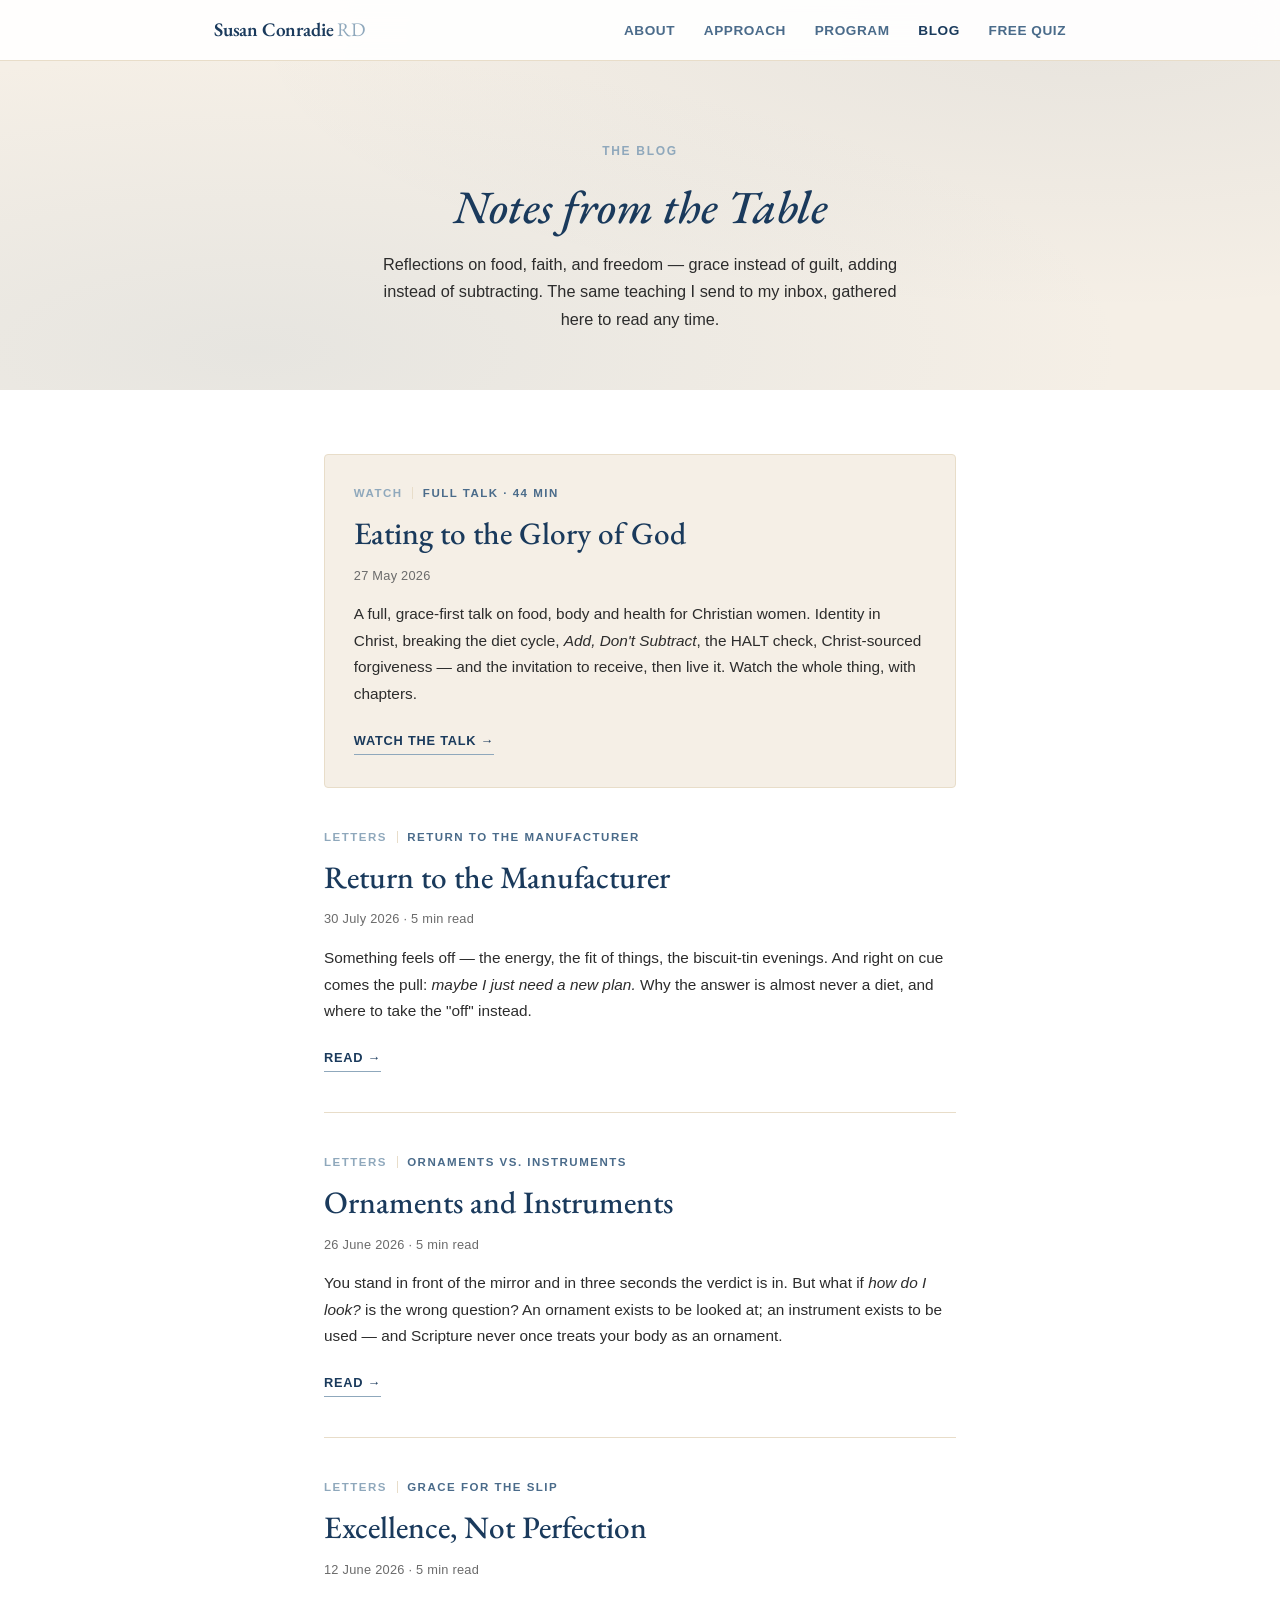
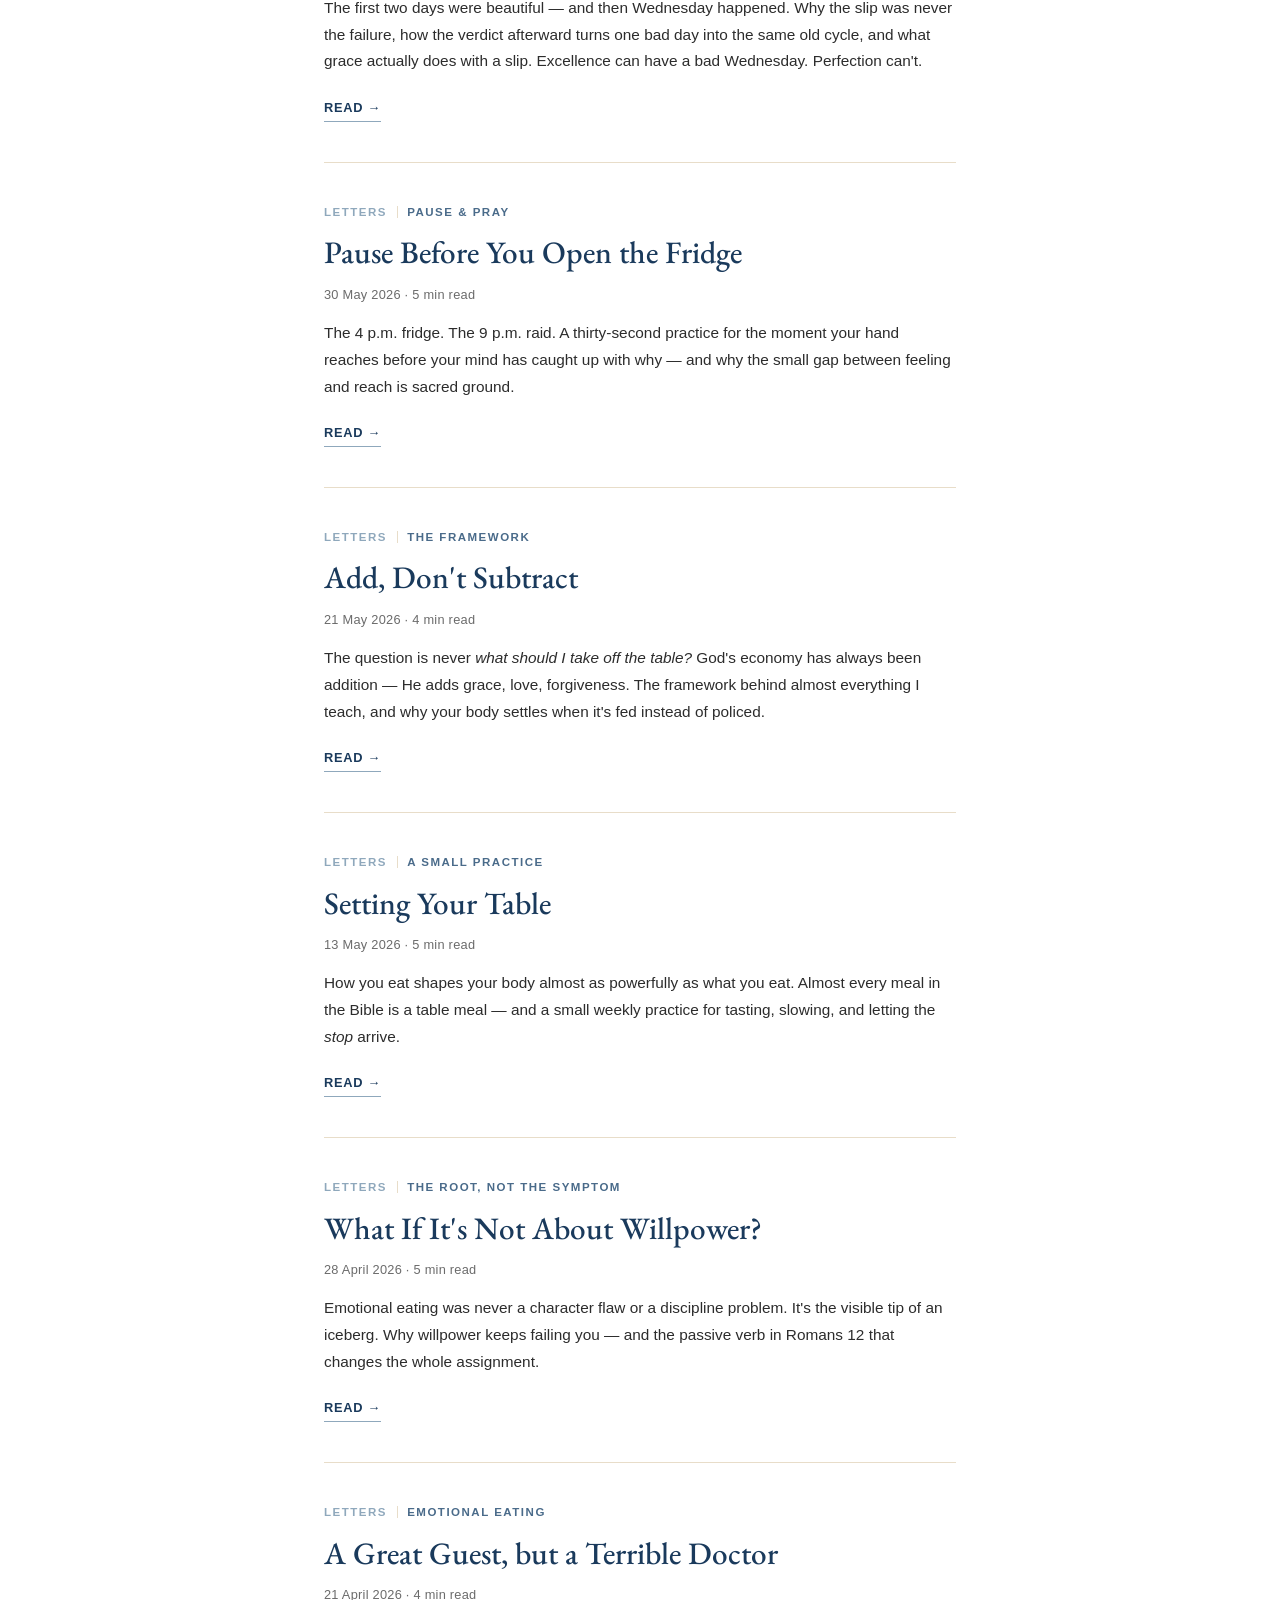
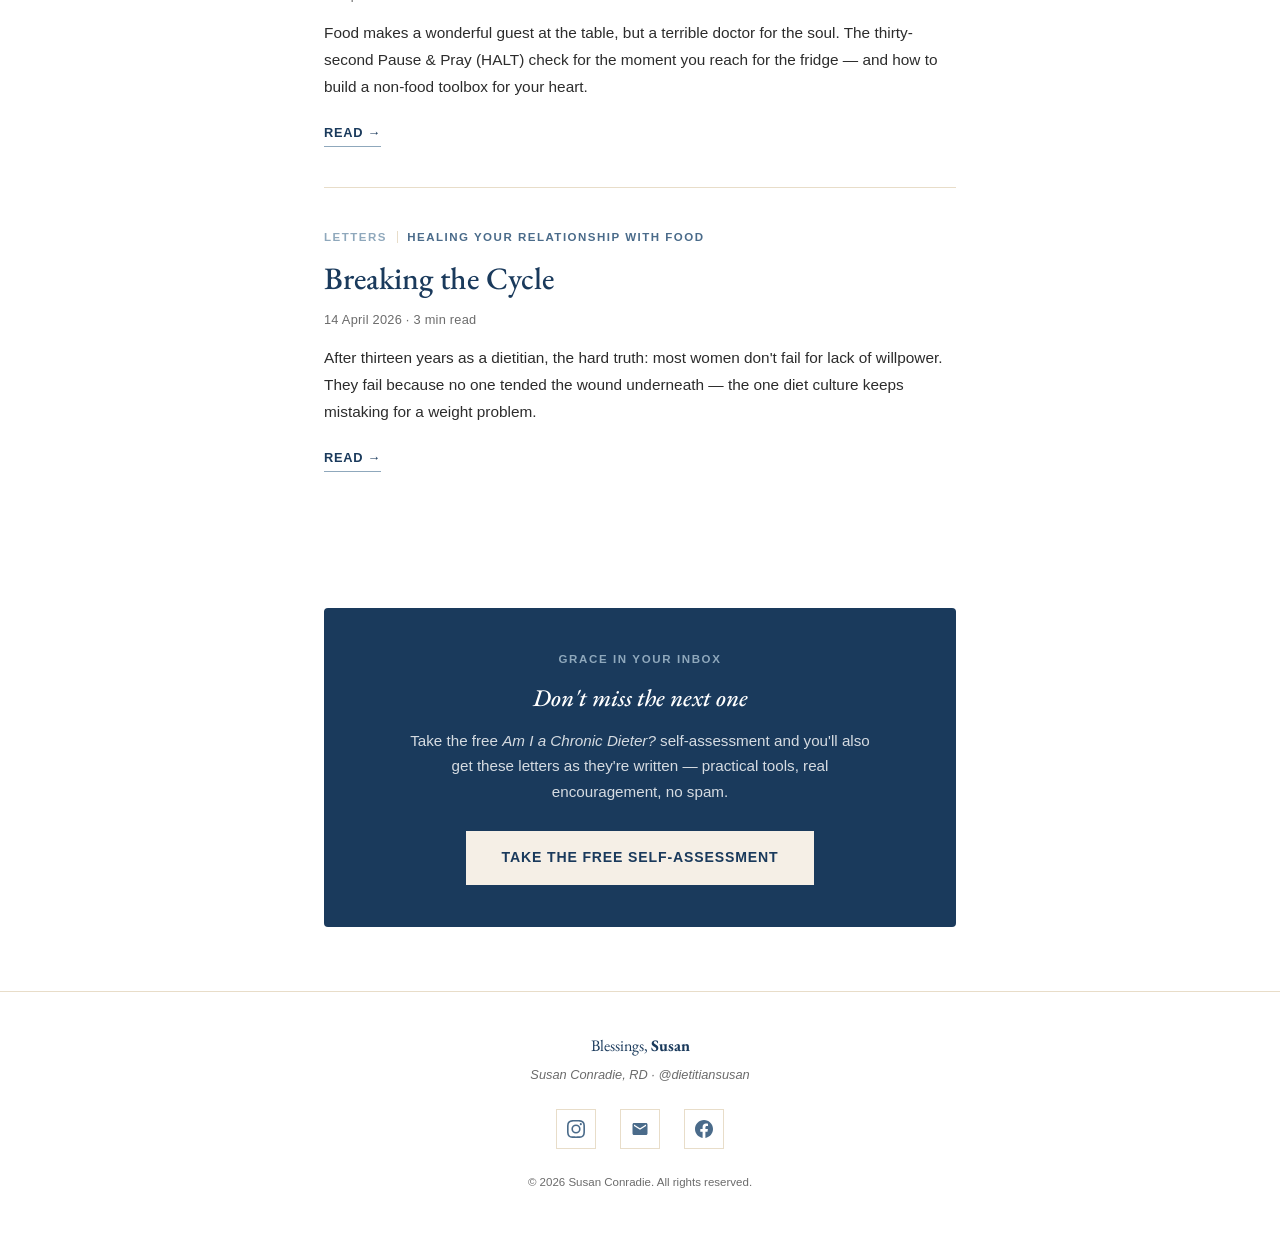
<file: blog/index.html>
<!DOCTYPE html>
<html lang="en">
<head>
  <meta charset="UTF-8">
  <meta name="viewport" content="width=device-width, initial-scale=1.0">
  <meta name="description" content="Notes from the Table — reflections on food, faith and freedom from registered dietitian Susan Conradie. Grace, not guilt; adding, not subtracting.">
  <title>Notes from the Table — Blog | Susan Conradie, RD</title>
  <link rel="preconnect" href="https://fonts.googleapis.com">
  <link rel="preconnect" href="https://fonts.gstatic.com" crossorigin>
  <link href="https://fonts.googleapis.com/css2?family=EB+Garamond:ital,wght@0,400;0,500;0,600;0,700;1,400;1,500;1,600;1,700&display=swap" rel="stylesheet">
  <link rel="stylesheet" href="blog.css">
</head>
<body>

  <nav class="site-nav" aria-label="Main">
    <div class="site-nav__inner">
      <a href="/" class="site-nav__brand">Susan Conradie <span>RD</span></a>
      <ul class="site-nav__links">
        <li><a href="/#about">About</a></li>
        <li><a href="/#approach">Approach</a></li>
        <li><a href="/#program">Program</a></li>
        <li><a href="/blog/" aria-current="page">Blog</a></li>
        <li><a href="/#signup">Free Quiz</a></li>
      </ul>
    </div>
  </nav>

  <header class="page-head">
    <div class="page-head__inner">
      <div class="page-head__eyebrow">The Blog</div>
      <h1>Notes from the Table</h1>
      <p class="page-head__sub">
        Reflections on food, faith, and freedom — grace instead of guilt, adding instead of
        subtracting. The same teaching I send to my inbox, gathered here to read any time.
      </p>
    </div>
  </header>

  <main class="posts">

    <!-- Featured: video talk -->
    <article class="post-card post-card--featured">
      <div class="post-card__label">Watch<span class="post-card__type">Full talk &middot; 44 min</span></div>
      <h2><a href="eating-to-the-glory-of-god.html">Eating to the Glory of God</a></h2>
      <p class="post-card__meta">27 May 2026</p>
      <p class="post-card__excerpt">
        A full, grace-first talk on food, body and health for Christian women. Identity in
        Christ, breaking the diet cycle, <em>Add, Don't Subtract</em>, the HALT check,
        Christ-sourced forgiveness — and the invitation to receive, then live it. Watch the
        whole thing, with chapters.
      </p>
      <a class="post-card__more" href="eating-to-the-glory-of-god.html">Watch the talk &rarr;</a>
    </article>

    <article class="post-card" id="post-nl10" data-release="2026-07-30T07:30:00+02:00">
      <div class="post-card__label">Letters<span class="post-card__type">Return to the Manufacturer</span></div>
      <h2><a href="return-to-the-manufacturer.html">Return to the Manufacturer</a></h2>
      <p class="post-card__meta">30 July 2026 &middot; 5 min read</p>
      <p class="post-card__excerpt">
        Something feels off — the energy, the fit of things, the biscuit-tin evenings. And
        right on cue comes the pull: <em>maybe I just need a new plan.</em> Why the answer is
        almost never a diet, and where to take the "off" instead.
      </p>
      <a class="post-card__more" href="return-to-the-manufacturer.html">Read &rarr;</a>
    </article>

    <article class="post-card">
      <div class="post-card__label">Letters<span class="post-card__type">Ornaments vs. instruments</span></div>
      <h2><a href="ornaments-and-instruments.html">Ornaments and Instruments</a></h2>
      <p class="post-card__meta">26 June 2026 &middot; 5 min read</p>
      <p class="post-card__excerpt">
        You stand in front of the mirror and in three seconds the verdict is in. But what if
        <em>how do I look?</em> is the wrong question? An ornament exists to be looked at; an
        instrument exists to be used — and Scripture never once treats your body as an ornament.
      </p>
      <a class="post-card__more" href="ornaments-and-instruments.html">Read &rarr;</a>
    </article>

    <article class="post-card">
      <div class="post-card__label">Letters<span class="post-card__type">Grace for the slip</span></div>
      <h2><a href="excellence-not-perfection.html">Excellence, Not Perfection</a></h2>
      <p class="post-card__meta">12 June 2026 &middot; 5 min read</p>
      <p class="post-card__excerpt">
        The first two days were beautiful — and then Wednesday happened. Why the slip was never
        the failure, how the verdict afterward turns one bad day into the same old cycle, and
        what grace actually does with a slip. Excellence can have a bad Wednesday. Perfection
        can't.
      </p>
      <a class="post-card__more" href="excellence-not-perfection.html">Read &rarr;</a>
    </article>

    <article class="post-card">
      <div class="post-card__label">Letters<span class="post-card__type">Pause &amp; Pray</span></div>
      <h2><a href="pause-before-you-open-the-fridge.html">Pause Before You Open the Fridge</a></h2>
      <p class="post-card__meta">30 May 2026 &middot; 5 min read</p>
      <p class="post-card__excerpt">
        The 4 p.m. fridge. The 9 p.m. raid. A thirty-second practice for the moment your hand
        reaches before your mind has caught up with why — and why the small gap between feeling
        and reach is sacred ground.
      </p>
      <a class="post-card__more" href="pause-before-you-open-the-fridge.html">Read &rarr;</a>
    </article>

    <article class="post-card">
      <div class="post-card__label">Letters<span class="post-card__type">The framework</span></div>
      <h2><a href="add-dont-subtract.html">Add, Don't Subtract</a></h2>
      <p class="post-card__meta">21 May 2026 &middot; 4 min read</p>
      <p class="post-card__excerpt">
        The question is never <em>what should I take off the table?</em> God's economy has
        always been addition — He adds grace, love, forgiveness. The framework behind almost
        everything I teach, and why your body settles when it's fed instead of policed.
      </p>
      <a class="post-card__more" href="add-dont-subtract.html">Read &rarr;</a>
    </article>

    <article class="post-card">
      <div class="post-card__label">Letters<span class="post-card__type">A small practice</span></div>
      <h2><a href="setting-your-table.html">Setting Your Table</a></h2>
      <p class="post-card__meta">13 May 2026 &middot; 5 min read</p>
      <p class="post-card__excerpt">
        How you eat shapes your body almost as powerfully as what you eat. Almost every meal in
        the Bible is a table meal — and a small weekly practice for tasting, slowing, and
        letting the <em>stop</em> arrive.
      </p>
      <a class="post-card__more" href="setting-your-table.html">Read &rarr;</a>
    </article>

    <article class="post-card">
      <div class="post-card__label">Letters<span class="post-card__type">The root, not the symptom</span></div>
      <h2><a href="not-about-willpower.html">What If It's Not About Willpower?</a></h2>
      <p class="post-card__meta">28 April 2026 &middot; 5 min read</p>
      <p class="post-card__excerpt">
        Emotional eating was never a character flaw or a discipline problem. It's the visible
        tip of an iceberg. Why willpower keeps failing you — and the passive verb in Romans 12
        that changes the whole assignment.
      </p>
      <a class="post-card__more" href="not-about-willpower.html">Read &rarr;</a>
    </article>

    <article class="post-card">
      <div class="post-card__label">Letters<span class="post-card__type">Emotional eating</span></div>
      <h2><a href="a-great-guest-but-a-terrible-doctor.html">A Great Guest, but a Terrible Doctor</a></h2>
      <p class="post-card__meta">21 April 2026 &middot; 4 min read</p>
      <p class="post-card__excerpt">
        Food makes a wonderful guest at the table, but a terrible doctor for the soul. The
        thirty-second Pause &amp; Pray (HALT) check for the moment you reach for the fridge — and
        how to build a non-food toolbox for your heart.
      </p>
      <a class="post-card__more" href="a-great-guest-but-a-terrible-doctor.html">Read &rarr;</a>
    </article>

    <article class="post-card">
      <div class="post-card__label">Letters<span class="post-card__type">Healing your relationship with food</span></div>
      <h2><a href="breaking-the-cycle.html">Breaking the Cycle</a></h2>
      <p class="post-card__meta">14 April 2026 &middot; 3 min read</p>
      <p class="post-card__excerpt">
        After thirteen years as a dietitian, the hard truth: most women don't fail for lack of
        willpower. They fail because no one tended the wound underneath — the one diet culture
        keeps mistaking for a weight problem.
      </p>
      <a class="post-card__more" href="breaking-the-cycle.html">Read &rarr;</a>
    </article>

  </main>

  <section class="post-cta">
    <div class="post-cta__inner">
      <div class="post-cta__eyebrow">Grace in your inbox</div>
      <h2>Don't miss the next one</h2>
      <p>
        Take the free <em>Am I a Chronic Dieter?</em> self-assessment and you'll also get these
        letters as they're written — practical tools, real encouragement, no spam.
      </p>
      <a href="/#signup" class="post-cta__btn">Take the Free Self-Assessment</a>
    </div>
  </section>

  <footer class="site-footer">
    <div class="container">
      <p class="site-footer__sig">Blessings, <strong>Susan</strong></p>
      <p class="site-footer__role">Susan Conradie, RD &middot; @dietitiansusan</p>
      <div class="site-footer__social">
        <a href="https://www.instagram.com/dietitiansusan/" target="_blank" rel="noopener" aria-label="Follow on Instagram">
          <svg viewBox="0 0 24 24"><path d="M12 2.163c3.204 0 3.584.012 4.85.07 3.252.148 4.771 1.691 4.919 4.919.058 1.265.069 1.645.069 4.849 0 3.205-.012 3.584-.069 4.849-.149 3.225-1.664 4.771-4.919 4.919-1.266.058-1.644.07-4.85.07-3.204 0-3.584-.012-4.849-.07-3.26-.149-4.771-1.699-4.919-4.92-.058-1.265-.07-1.644-.07-4.849 0-3.204.013-3.583.07-4.849.149-3.227 1.664-4.771 4.919-4.919 1.266-.057 1.645-.069 4.849-.069zM12 0C8.741 0 8.333.014 7.053.072 2.695.272.273 2.69.073 7.052.014 8.333 0 8.741 0 12c0 3.259.014 3.668.072 4.948.2 4.358 2.618 6.78 6.98 6.98C8.333 23.986 8.741 24 12 24c3.259 0 3.668-.014 4.948-.072 4.354-.2 6.782-2.618 6.979-6.98.059-1.28.073-1.689.073-4.948 0-3.259-.014-3.667-.072-4.947-.196-4.354-2.617-6.78-6.979-6.98C15.668.014 15.259 0 12 0zm0 5.838a6.162 6.162 0 100 12.324 6.162 6.162 0 000-12.324zM12 16a4 4 0 110-8 4 4 0 010 8zm6.406-11.845a1.44 1.44 0 100 2.881 1.44 1.44 0 000-2.881z"/></svg>
        </a>
        <a href="mailto:susan@healthybites.co.za" aria-label="Send email">
          <svg viewBox="0 0 24 24"><path d="M20 4H4c-1.1 0-2 .9-2 2v12c0 1.1.9 2 2 2h16c1.1 0 2-.9 2-2V6c0-1.1-.9-2-2-2zm0 4l-8 5-8-5V6l8 5 8-5v2z"/></svg>
        </a>
        <a href="https://www.facebook.com/healthybitesdietetics/" target="_blank" rel="noopener" aria-label="Follow on Facebook">
          <svg viewBox="0 0 24 24"><path d="M24 12.073c0-6.627-5.373-12-12-12s-12 5.373-12 12c0 5.99 4.388 10.954 10.125 11.854v-8.385H7.078v-3.47h3.047V9.43c0-3.007 1.792-4.669 4.533-4.669 1.312 0 2.686.235 2.686.235v2.953H15.83c-1.491 0-1.956.925-1.956 1.874v2.25h3.328l-.532 3.47h-2.796v8.385C19.612 23.027 24 18.062 24 12.073z"/></svg>
        </a>
      </div>
      <p class="site-footer__legal">&copy; 2026 Susan Conradie. All rights reserved.</p>
    </div>
  </footer>

  <script>
    const nav = document.querySelector('.site-nav');
    window.addEventListener('scroll', () => {
      nav.classList.toggle('scrolled', window.scrollY > 20);
    }, { passive: true });

    // Hide scheduled posts until their release time (client-side gate; low risk by design)
    document.querySelectorAll('.post-card[data-release]').forEach((card) => {
      if (new Date() < new Date(card.dataset.release)) card.style.display = 'none';
    });
  </script>

</body>
</html>
</file>
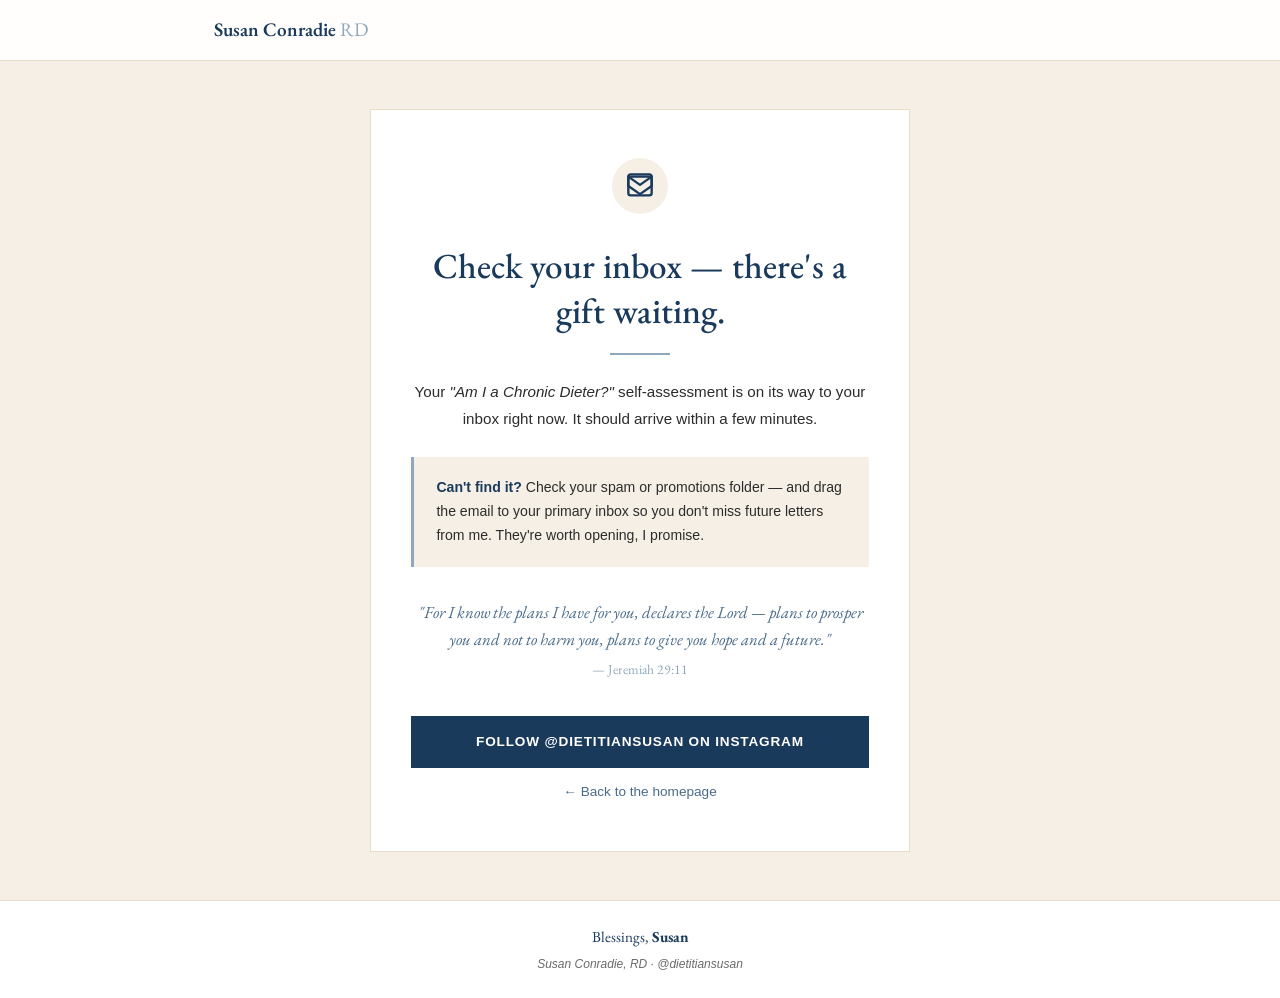
<file: thanks.html>
<!DOCTYPE html>
<html lang="en">
<head>
  <meta charset="UTF-8">
  <meta name="viewport" content="width=device-width, initial-scale=1.0">
  <meta name="description" content="Thank you for signing up — your free self-assessment is on its way.">
  <title>You're In — @dietitiansusan</title>
  <link rel="preconnect" href="https://fonts.googleapis.com">
  <link rel="preconnect" href="https://fonts.gstatic.com" crossorigin>
  <link href="https://fonts.googleapis.com/css2?family=EB+Garamond:ital,wght@0,400;0,500;0,600;0,700;1,400;1,500;1,600;1,700&display=swap" rel="stylesheet">
  <style>
    *, *::before, *::after { box-sizing: border-box; margin: 0; padding: 0; }

    :root {
      --navy:        #1A3A5C;
      --navy-light:  #4A6B8A;
      --accent-blue: #8FA8BC;
      --beige:       #F5EFE6;
      --beige-dark:  #E8DDC9;
      --body-text:   #2C2C2C;
      --muted:       #6B6B6B;
      --white:       #FFFFFF;

      --font-display: 'EB Garamond', Georgia, 'Times New Roman', serif;
      --font-body:    Arial, Helvetica, sans-serif;
    }

    html { scroll-behavior: smooth; }

    body {
      font-family: var(--font-body);
      font-size: 16px;
      line-height: 1.7;
      color: var(--body-text);
      background: var(--beige);
      -webkit-font-smoothing: antialiased;
      min-height: 100vh;
      display: flex;
      flex-direction: column;
    }

    a { color: var(--navy); }

    /* ── Nav (same as main page) ─────────────────────────────── */
    .site-nav {
      background: rgba(255,255,255,0.92);
      backdrop-filter: blur(12px);
      -webkit-backdrop-filter: blur(12px);
      border-bottom: 1px solid var(--beige-dark);
    }
    .site-nav__inner {
      max-width: 900px;
      margin: 0 auto;
      padding: 0.85rem 1.5rem;
      display: flex;
      align-items: center;
      justify-content: space-between;
    }
    .site-nav__brand {
      font-family: var(--font-display);
      font-size: 1.2rem;
      font-weight: 600;
      color: var(--navy);
      text-decoration: none;
    }
    .site-nav__brand span {
      color: var(--accent-blue);
      font-weight: 400;
    }

    /* ── Thank-you card ──────────────────────────────────────── */
    .thanks {
      flex: 1;
      display: flex;
      align-items: center;
      justify-content: center;
      padding: 3rem 1.5rem;
    }

    .thanks__card {
      max-width: 540px;
      width: 100%;
      background: var(--white);
      padding: 3rem 2.5rem;
      text-align: center;
      border: 1px solid var(--beige-dark);
      animation: fadeUp 0.6s ease both;
    }

    @keyframes fadeUp {
      from { opacity: 0; transform: translateY(20px); }
      to   { opacity: 1; transform: translateY(0); }
    }

    .thanks__icon {
      width: 56px;
      height: 56px;
      margin: 0 auto 1.8rem;
      background: var(--beige);
      border-radius: 50%;
      display: flex;
      align-items: center;
      justify-content: center;
    }
    .thanks__icon svg {
      width: 28px;
      height: 28px;
      stroke: var(--navy);
      fill: none;
      stroke-width: 2;
      stroke-linecap: round;
      stroke-linejoin: round;
    }

    .thanks__card h1 {
      font-family: var(--font-display);
      font-size: clamp(1.6rem, 4vw, 2.2rem);
      font-weight: 500;
      color: var(--navy);
      line-height: 1.3;
      margin-bottom: 1.2rem;
    }

    .thanks__rule {
      width: 60px;
      height: 2px;
      background: var(--accent-blue);
      margin: 0 auto 1.5rem;
      border: none;
    }

    .thanks__card p {
      font-size: 0.95rem;
      line-height: 1.75;
      margin-bottom: 1rem;
      color: var(--body-text);
    }

    .thanks__inbox-note {
      margin-top: 1.5rem;
      padding: 1.2rem 1.4rem;
      background: var(--beige);
      border-left: 3px solid var(--accent-blue);
      text-align: left;
      font-size: 0.88rem;
      line-height: 1.7;
      color: var(--body-text);
    }
    .thanks__inbox-note strong {
      color: var(--navy);
    }

    /* ── Scripture ────────────────────────────────────────────── */
    .thanks__scripture {
      margin-top: 2rem;
      font-family: var(--font-display);
      font-style: italic;
      font-size: 1.05rem;
      color: var(--navy-light);
      line-height: 1.6;
    }
    .thanks__scripture cite {
      display: block;
      font-style: normal;
      font-size: 0.85rem;
      color: var(--accent-blue);
      margin-top: 0.4rem;
    }

    /* ── CTA links ───────────────────────────────────────────── */
    .thanks__links {
      margin-top: 2.2rem;
      display: flex;
      flex-direction: column;
      gap: 0.75rem;
    }
    .thanks__link-primary {
      display: inline-block;
      background: var(--navy);
      color: var(--white);
      font-family: var(--font-body);
      font-size: 0.85rem;
      font-weight: 600;
      letter-spacing: 0.06em;
      text-transform: uppercase;
      text-decoration: none;
      padding: 0.9rem 2rem;
      transition: background 0.25s ease;
    }
    .thanks__link-primary:hover {
      background: var(--navy-light);
    }
    .thanks__link-secondary {
      font-size: 0.85rem;
      color: var(--navy-light);
      text-decoration: none;
      transition: color 0.2s;
    }
    .thanks__link-secondary:hover {
      color: var(--navy);
      text-decoration: underline;
    }

    /* ── Footer ──────────────────────────────────────────────── */
    .site-footer {
      background: var(--white);
      border-top: 1px solid var(--beige-dark);
      padding: 1.5rem 0;
      text-align: center;
    }
    .site-footer__sig {
      font-family: var(--font-display);
      font-size: 0.95rem;
      color: var(--navy);
    }
    .site-footer__sig strong { font-weight: 700; }
    .site-footer__role {
      font-size: 0.75rem;
      font-style: italic;
      color: var(--muted);
      margin-top: 0.2rem;
    }

    @media (max-width: 480px) {
      .thanks__card { padding: 2rem 1.5rem; }
    }
  </style>
</head>
<body>

  <nav class="site-nav">
    <div class="site-nav__inner">
      <a href="index.html" class="site-nav__brand">Susan Conradie <span>RD</span></a>
    </div>
  </nav>

  <main class="thanks">
    <div class="thanks__card">

      <div class="thanks__icon">
        <svg viewBox="0 0 24 24"><path d="M22 12l-10 7L2 12"/><path d="M2 12V4a2 2 0 012-2h16a2 2 0 012 2v8"/><rect x="2" y="4" width="20" height="16" rx="2"/><path d="M22 4l-10 7L2 4"/></svg>
      </div>

      <h1>Check your inbox — there's a gift waiting.</h1>
      <hr class="thanks__rule">

      <p>
        Your <em>"Am I a Chronic Dieter?"</em> self-assessment is on its way to your 
        inbox right now. It should arrive within a few minutes.
      </p>

      <div class="thanks__inbox-note">
        <strong>Can't find it?</strong> Check your spam or promotions folder — and drag 
        the email to your primary inbox so you don't miss future letters from me. 
        They're worth opening, I promise.
      </div>

      <div class="thanks__scripture">
        "For I know the plans I have for you, declares the Lord — plans to prosper you 
        and not to harm you, plans to give you hope and a future."
        <cite>— Jeremiah 29:11</cite>
      </div>

      <div class="thanks__links">
        <a href="https://www.instagram.com/dietitiansusan/" target="_blank" rel="noopener" class="thanks__link-primary">
          Follow @dietitiansusan on Instagram
        </a>
        <a href="index.html" class="thanks__link-secondary">
          &larr; Back to the homepage
        </a>
      </div>

    </div>
  </main>

  <footer class="site-footer">
    <p class="site-footer__sig">Blessings, <strong>Susan</strong></p>
    <p class="site-footer__role">Susan Conradie, RD · @dietitiansusan</p>
  </footer>

</body>
</html>
</file>
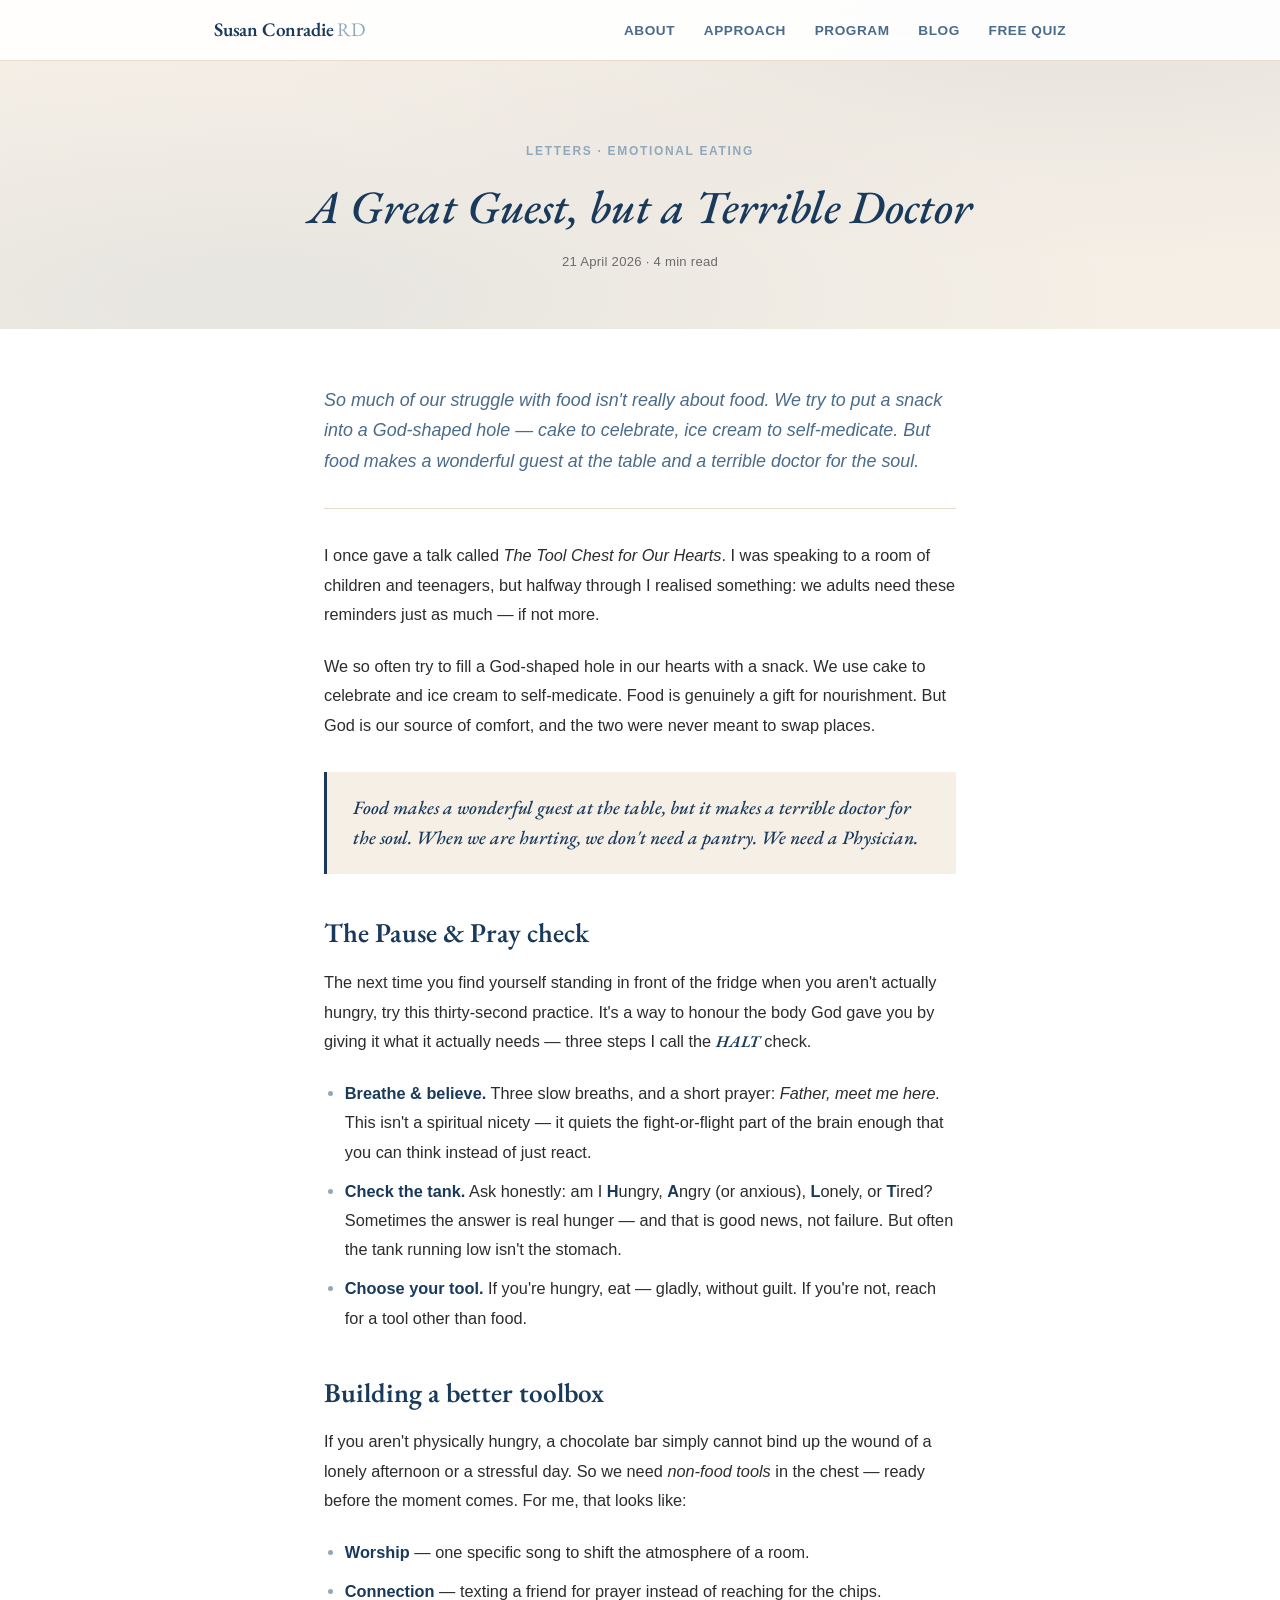
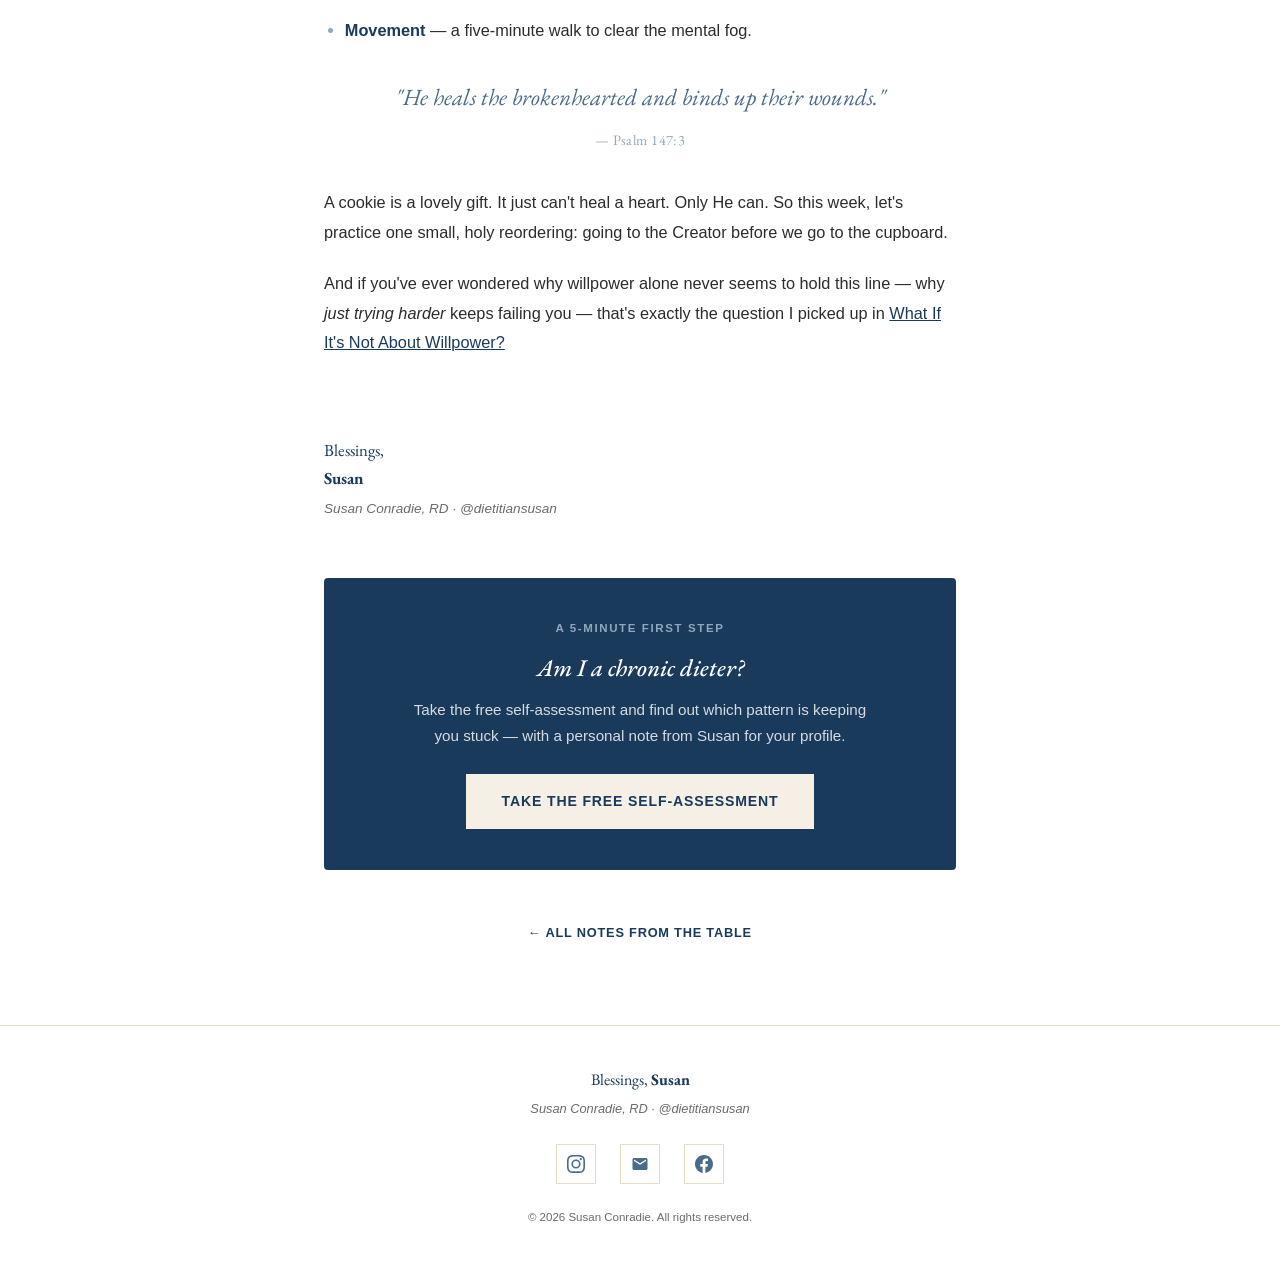
<file: blog/a-great-guest-but-a-terrible-doctor.html>
<!DOCTYPE html>
<html lang="en">
<head>
  <meta charset="UTF-8">
  <meta name="viewport" content="width=device-width, initial-scale=1.0">
  <meta name="description" content="Food is a wonderful guest at the table, but a terrible doctor for the soul. Susan Conradie on the Pause & Pray (HALT) check and building a non-food toolbox.">
  <title>A Great Guest, but a Terrible Doctor — Notes from the Table | Susan Conradie, RD</title>
  <link rel="preconnect" href="https://fonts.googleapis.com">
  <link rel="preconnect" href="https://fonts.gstatic.com" crossorigin>
  <link href="https://fonts.googleapis.com/css2?family=EB+Garamond:ital,wght@0,400;0,500;0,600;0,700;1,400;1,500;1,600;1,700&display=swap" rel="stylesheet">
  <link rel="stylesheet" href="blog.css">
</head>
<body>

  <nav class="site-nav" aria-label="Main">
    <div class="site-nav__inner">
      <a href="/" class="site-nav__brand">Susan Conradie <span>RD</span></a>
      <ul class="site-nav__links">
        <li><a href="/#about">About</a></li>
        <li><a href="/#approach">Approach</a></li>
        <li><a href="/#program">Program</a></li>
        <li><a href="/blog/">Blog</a></li>
        <li><a href="/#signup">Free Quiz</a></li>
      </ul>
    </div>
  </nav>

  <header class="page-head">
    <div class="page-head__inner">
      <div class="page-head__eyebrow">Letters &middot; Emotional eating</div>
      <h1>A Great Guest, but a Terrible Doctor</h1>
      <p style="font-size:0.82rem;color:var(--muted);letter-spacing:0.02em;margin-top:0.5rem;">21 April 2026 &middot; 4 min read</p>
    </div>
  </header>

  <article class="article">
    <p class="article__lead">
      So much of our struggle with food isn't really about food. We try to put a snack into a
      God-shaped hole — cake to celebrate, ice cream to self-medicate. But food makes a
      wonderful guest at the table and a terrible doctor for the soul.
    </p>

    <div class="article__body">
      <p>
        I once gave a talk called <em>The Tool Chest for Our Hearts</em>. I was speaking to a
        room of children and teenagers, but halfway through I realised something: we adults
        need these reminders just as much — if not more.
      </p>
      <p>
        We so often try to fill a God-shaped hole in our hearts with a snack. We use cake to
        celebrate and ice cream to self-medicate. Food is genuinely a gift for nourishment.
        But God is our source of comfort, and the two were never meant to swap places.
      </p>

      <div class="callout">
        Food makes a wonderful guest at the table, but it makes a terrible doctor for the soul.
        When we are hurting, we don't need a pantry. We need a Physician.
      </div>

      <h2>The Pause &amp; Pray check</h2>
      <p>
        The next time you find yourself standing in front of the fridge when you aren't
        actually hungry, try this thirty-second practice. It's a way to honour the body God
        gave you by giving it what it actually needs — three steps I call the <span class="framework">HALT</span> check.
      </p>
      <ul>
        <li><strong>Breathe &amp; believe.</strong> Three slow breaths, and a short prayer:
          <em>Father, meet me here.</em> This isn't a spiritual nicety — it quiets the
          fight-or-flight part of the brain enough that you can think instead of just react.</li>
        <li><strong>Check the tank.</strong> Ask honestly: am I <strong>H</strong>ungry,
          <strong>A</strong>ngry (or anxious), <strong>L</strong>onely, or <strong>T</strong>ired?
          Sometimes the answer is real hunger — and that is good news, not failure. But often
          the tank running low isn't the stomach.</li>
        <li><strong>Choose your tool.</strong> If you're hungry, eat — gladly, without guilt.
          If you're not, reach for a tool other than food.</li>
      </ul>

      <h2>Building a better toolbox</h2>
      <p>
        If you aren't physically hungry, a chocolate bar simply cannot bind up the wound of a
        lonely afternoon or a stressful day. So we need <em>non-food tools</em> in the chest —
        ready before the moment comes. For me, that looks like:
      </p>
      <ul>
        <li><strong>Worship</strong> — one specific song to shift the atmosphere of a room.</li>
        <li><strong>Connection</strong> — texting a friend for prayer instead of reaching for the chips.</li>
        <li><strong>Movement</strong> — a five-minute walk to clear the mental fog.</li>
      </ul>

      <div class="scripture-quote">
        <blockquote>"He heals the brokenhearted and binds up their wounds."</blockquote>
        <cite>&mdash; Psalm 147:3</cite>
      </div>

      <p>
        A cookie is a lovely gift. It just can't heal a heart. Only He can. So this week, let's
        practice one small, holy reordering: going to the Creator before we go to the cupboard.
      </p>
      <p>
        And if you've ever wondered why willpower alone never seems to hold this line —
        why <em>just trying harder</em> keeps failing you — that's exactly the question I
        picked up in <a href="not-about-willpower.html">What If It's Not About Willpower?</a>
      </p>
    </div>
  </article>

  <div class="article__signoff">
    <p>Blessings,<br><strong>Susan</strong><br><span class="role">Susan Conradie, RD &middot; @dietitiansusan</span></p>
  </div>

  <section class="post-cta">
    <div class="post-cta__inner">
      <div class="post-cta__eyebrow">A 5-minute first step</div>
      <h2>Am I a chronic dieter?</h2>
      <p>
        Take the free self-assessment and find out which pattern is keeping you stuck — with a
        personal note from Susan for your profile.
      </p>
      <a href="/#signup" class="post-cta__btn">Take the Free Self-Assessment</a>
    </div>
  </section>

  <nav class="article-foot" aria-label="Blog">
    <a href="/blog/">&larr; All notes from the table</a>
  </nav>

  <footer class="site-footer">
    <div class="container">
      <p class="site-footer__sig">Blessings, <strong>Susan</strong></p>
      <p class="site-footer__role">Susan Conradie, RD &middot; @dietitiansusan</p>
      <div class="site-footer__social">
        <a href="https://www.instagram.com/dietitiansusan/" target="_blank" rel="noopener" aria-label="Follow on Instagram">
          <svg viewBox="0 0 24 24"><path d="M12 2.163c3.204 0 3.584.012 4.85.07 3.252.148 4.771 1.691 4.919 4.919.058 1.265.069 1.645.069 4.849 0 3.205-.012 3.584-.069 4.849-.149 3.225-1.664 4.771-4.919 4.919-1.266.058-1.644.07-4.85.07-3.204 0-3.584-.012-4.849-.07-3.26-.149-4.771-1.699-4.919-4.92-.058-1.265-.07-1.644-.07-4.849 0-3.204.013-3.583.07-4.849.149-3.227 1.664-4.771 4.919-4.919 1.266-.057 1.645-.069 4.849-.069zM12 0C8.741 0 8.333.014 7.053.072 2.695.272.273 2.69.073 7.052.014 8.333 0 8.741 0 12c0 3.259.014 3.668.072 4.948.2 4.358 2.618 6.78 6.98 6.98C8.333 23.986 8.741 24 12 24c3.259 0 3.668-.014 4.948-.072 4.354-.2 6.782-2.618 6.979-6.98.059-1.28.073-1.689.073-4.948 0-3.259-.014-3.667-.072-4.947-.196-4.354-2.617-6.78-6.979-6.98C15.668.014 15.259 0 12 0zm0 5.838a6.162 6.162 0 100 12.324 6.162 6.162 0 000-12.324zM12 16a4 4 0 110-8 4 4 0 010 8zm6.406-11.845a1.44 1.44 0 100 2.881 1.44 1.44 0 000-2.881z"/></svg>
        </a>
        <a href="mailto:susan@healthybites.co.za" aria-label="Send email">
          <svg viewBox="0 0 24 24"><path d="M20 4H4c-1.1 0-2 .9-2 2v12c0 1.1.9 2 2 2h16c1.1 0 2-.9 2-2V6c0-1.1-.9-2-2-2zm0 4l-8 5-8-5V6l8 5 8-5v2z"/></svg>
        </a>
        <a href="https://www.facebook.com/healthybitesdietetics/" target="_blank" rel="noopener" aria-label="Follow on Facebook">
          <svg viewBox="0 0 24 24"><path d="M24 12.073c0-6.627-5.373-12-12-12s-12 5.373-12 12c0 5.99 4.388 10.954 10.125 11.854v-8.385H7.078v-3.47h3.047V9.43c0-3.007 1.792-4.669 4.533-4.669 1.312 0 2.686.235 2.686.235v2.953H15.83c-1.491 0-1.956.925-1.956 1.874v2.25h3.328l-.532 3.47h-2.796v8.385C19.612 23.027 24 18.062 24 12.073z"/></svg>
        </a>
      </div>
      <p class="site-footer__legal">&copy; 2026 Susan Conradie. All rights reserved.</p>
    </div>
  </footer>

  <script>
    const nav = document.querySelector('.site-nav');
    window.addEventListener('scroll', () => {
      nav.classList.toggle('scrolled', window.scrollY > 20);
    }, { passive: true });
  </script>

</body>
</html>
</file>
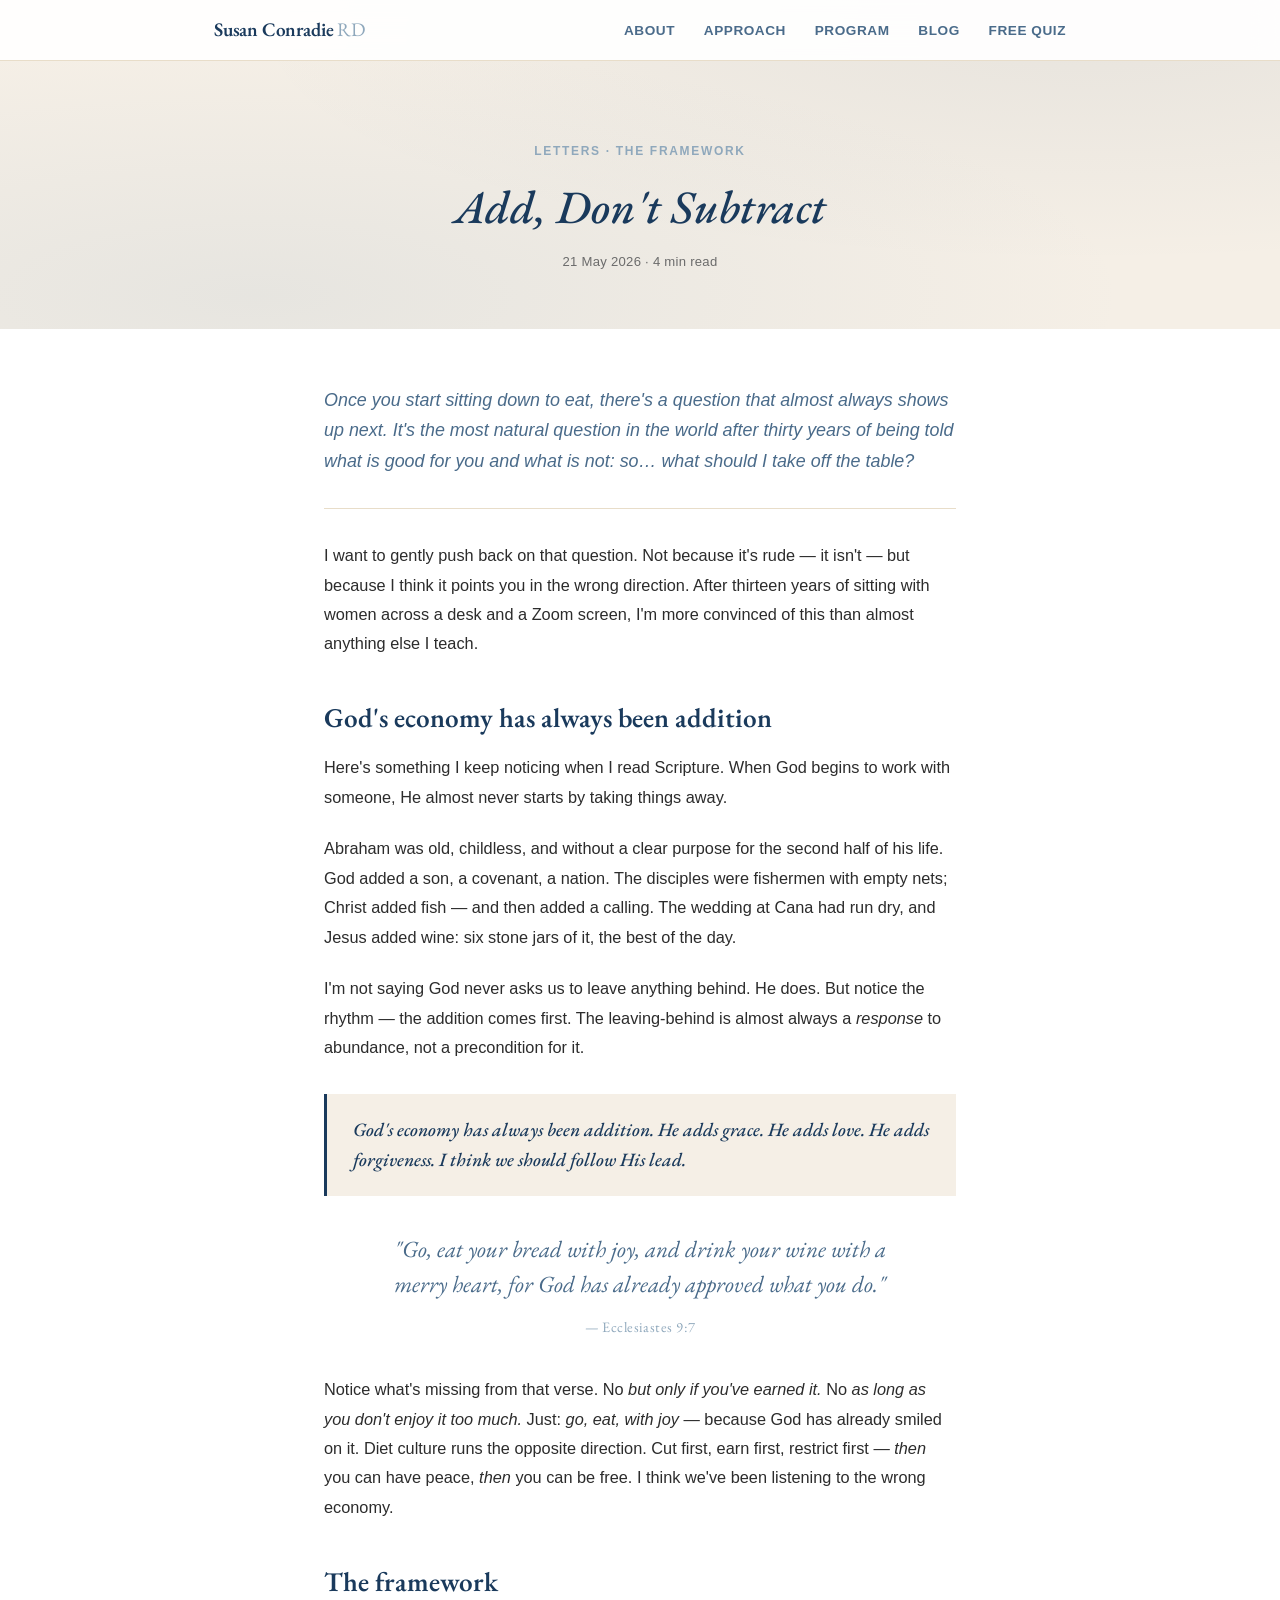
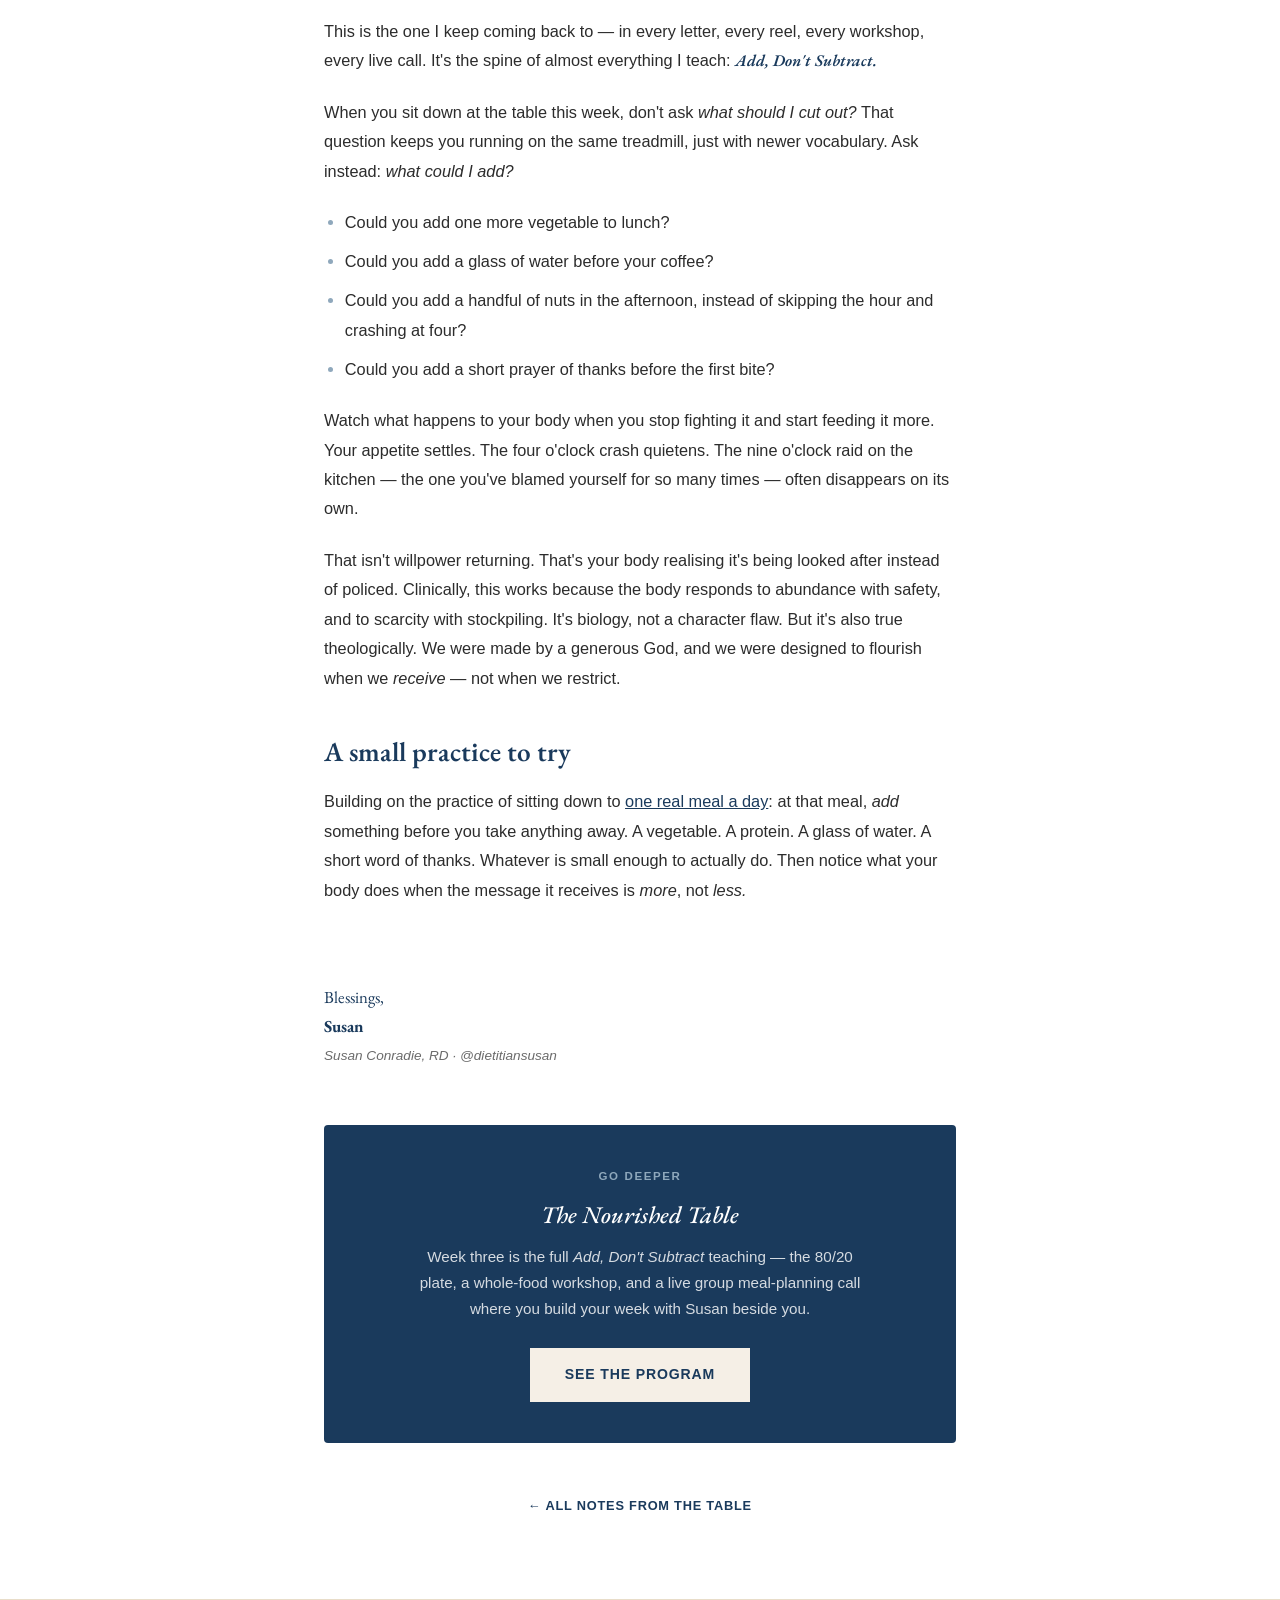
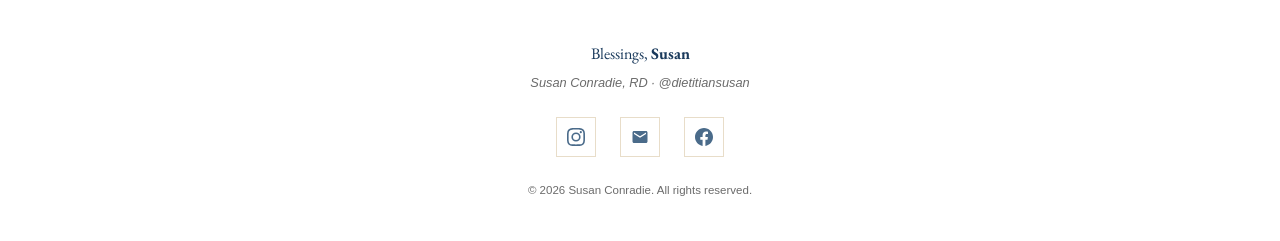
<file: blog/add-dont-subtract.html>
<!DOCTYPE html>
<html lang="en">
<head>
  <meta charset="UTF-8">
  <meta name="viewport" content="width=device-width, initial-scale=1.0">
  <meta name="description" content="God's economy has always been addition. Susan Conradie on why the question isn't what to cut from your plate, but what to add — the framework behind everything she teaches.">
  <title>Add, Don't Subtract — Notes from the Table | Susan Conradie, RD</title>
  <link rel="preconnect" href="https://fonts.googleapis.com">
  <link rel="preconnect" href="https://fonts.gstatic.com" crossorigin>
  <link href="https://fonts.googleapis.com/css2?family=EB+Garamond:ital,wght@0,400;0,500;0,600;0,700;1,400;1,500;1,600;1,700&display=swap" rel="stylesheet">
  <link rel="stylesheet" href="blog.css">
</head>
<body>

  <nav class="site-nav" aria-label="Main">
    <div class="site-nav__inner">
      <a href="/" class="site-nav__brand">Susan Conradie <span>RD</span></a>
      <ul class="site-nav__links">
        <li><a href="/#about">About</a></li>
        <li><a href="/#approach">Approach</a></li>
        <li><a href="/#program">Program</a></li>
        <li><a href="/blog/">Blog</a></li>
        <li><a href="/#signup">Free Quiz</a></li>
      </ul>
    </div>
  </nav>

  <header class="page-head">
    <div class="page-head__inner">
      <div class="page-head__eyebrow">Letters &middot; The framework</div>
      <h1>Add, Don't Subtract</h1>
      <p style="font-size:0.82rem;color:var(--muted);letter-spacing:0.02em;margin-top:0.5rem;">21 May 2026 &middot; 4 min read</p>
    </div>
  </header>

  <article class="article">
    <p class="article__lead">
      Once you start sitting down to eat, there's a question that almost always shows up next.
      It's the most natural question in the world after thirty years of being told what is good
      for you and what is not: <em>so&hellip; what should I take off the table?</em>
    </p>

    <div class="article__body">
      <p>
        I want to gently push back on that question. Not because it's rude — it isn't — but
        because I think it points you in the wrong direction. After thirteen years of sitting
        with women across a desk and a Zoom screen, I'm more convinced of this than almost
        anything else I teach.
      </p>

      <h2>God's economy has always been addition</h2>
      <p>
        Here's something I keep noticing when I read Scripture. When God begins to work with
        someone, He almost never starts by taking things away.
      </p>
      <p>
        Abraham was old, childless, and without a clear purpose for the second half of his
        life. God added a son, a covenant, a nation. The disciples were fishermen with empty
        nets; Christ added fish — and then added a calling. The wedding at Cana had run dry, and
        Jesus added wine: six stone jars of it, the best of the day.
      </p>
      <p>
        I'm not saying God never asks us to leave anything behind. He does. But notice the
        rhythm — the addition comes first. The leaving-behind is almost always a <em>response</em>
        to abundance, not a precondition for it.
      </p>

      <div class="callout">
        God's economy has always been addition. He adds grace. He adds love. He adds
        forgiveness. I think we should follow His lead.
      </div>

      <div class="scripture-quote">
        <blockquote>"Go, eat your bread with joy, and drink your wine with a merry heart, for God has already approved what you do."</blockquote>
        <cite>&mdash; Ecclesiastes 9:7</cite>
      </div>

      <p>
        Notice what's missing from that verse. No <em>but only if you've earned it.</em> No
        <em>as long as you don't enjoy it too much.</em> Just: <em>go, eat, with joy</em> —
        because God has already smiled on it. Diet culture runs the opposite direction. Cut
        first, earn first, restrict first — <em>then</em> you can have peace, <em>then</em> you
        can be free. I think we've been listening to the wrong economy.
      </p>

      <h2>The framework</h2>
      <p>
        This is the one I keep coming back to — in every letter, every reel, every workshop,
        every live call. It's the spine of almost everything I teach: <span class="framework">Add, Don't Subtract.</span>
      </p>
      <p>
        When you sit down at the table this week, don't ask <em>what should I cut out?</em> That
        question keeps you running on the same treadmill, just with newer vocabulary. Ask
        instead: <em>what could I add?</em>
      </p>
      <ul>
        <li>Could you add one more vegetable to lunch?</li>
        <li>Could you add a glass of water before your coffee?</li>
        <li>Could you add a handful of nuts in the afternoon, instead of skipping the hour and crashing at four?</li>
        <li>Could you add a short prayer of thanks before the first bite?</li>
      </ul>
      <p>
        Watch what happens to your body when you stop fighting it and start feeding it more.
        Your appetite settles. The four o'clock crash quietens. The nine o'clock raid on the
        kitchen — the one you've blamed yourself for so many times — often disappears on its own.
      </p>
      <p>
        That isn't willpower returning. That's your body realising it's being looked after
        instead of policed. Clinically, this works because the body responds to abundance with
        safety, and to scarcity with stockpiling. It's biology, not a character flaw. But it's
        also true theologically. We were made by a generous God, and we were designed to
        flourish when we <em>receive</em> — not when we restrict.
      </p>

      <h2>A small practice to try</h2>
      <p>
        Building on the practice of sitting down to <a href="setting-your-table.html">one real
        meal a day</a>: at that meal, <em>add</em> something before you take anything away. A
        vegetable. A protein. A glass of water. A short word of thanks. Whatever is small enough
        to actually do. Then notice what your body does when the message it receives is
        <em>more</em>, not <em>less.</em>
      </p>
    </div>
  </article>

  <div class="article__signoff">
    <p>Blessings,<br><strong>Susan</strong><br><span class="role">Susan Conradie, RD &middot; @dietitiansusan</span></p>
  </div>

  <section class="post-cta">
    <div class="post-cta__inner">
      <div class="post-cta__eyebrow">Go deeper</div>
      <h2>The Nourished Table</h2>
      <p>
        Week three is the full <em>Add, Don't Subtract</em> teaching — the 80/20 plate, a
        whole-food workshop, and a live group meal-planning call where you build your week with
        Susan beside you.
      </p>
      <a href="/#program" class="post-cta__btn">See the Program</a>
    </div>
  </section>

  <nav class="article-foot" aria-label="Blog">
    <a href="/blog/">&larr; All notes from the table</a>
  </nav>

  <footer class="site-footer">
    <div class="container">
      <p class="site-footer__sig">Blessings, <strong>Susan</strong></p>
      <p class="site-footer__role">Susan Conradie, RD &middot; @dietitiansusan</p>
      <div class="site-footer__social">
        <a href="https://www.instagram.com/dietitiansusan/" target="_blank" rel="noopener" aria-label="Follow on Instagram">
          <svg viewBox="0 0 24 24"><path d="M12 2.163c3.204 0 3.584.012 4.85.07 3.252.148 4.771 1.691 4.919 4.919.058 1.265.069 1.645.069 4.849 0 3.205-.012 3.584-.069 4.849-.149 3.225-1.664 4.771-4.919 4.919-1.266.058-1.644.07-4.85.07-3.204 0-3.584-.012-4.849-.07-3.26-.149-4.771-1.699-4.919-4.92-.058-1.265-.07-1.644-.07-4.849 0-3.204.013-3.583.07-4.849.149-3.227 1.664-4.771 4.919-4.919 1.266-.057 1.645-.069 4.849-.069zM12 0C8.741 0 8.333.014 7.053.072 2.695.272.273 2.69.073 7.052.014 8.333 0 8.741 0 12c0 3.259.014 3.668.072 4.948.2 4.358 2.618 6.78 6.98 6.98C8.333 23.986 8.741 24 12 24c3.259 0 3.668-.014 4.948-.072 4.354-.2 6.782-2.618 6.979-6.98.059-1.28.073-1.689.073-4.948 0-3.259-.014-3.667-.072-4.947-.196-4.354-2.617-6.78-6.979-6.98C15.668.014 15.259 0 12 0zm0 5.838a6.162 6.162 0 100 12.324 6.162 6.162 0 000-12.324zM12 16a4 4 0 110-8 4 4 0 010 8zm6.406-11.845a1.44 1.44 0 100 2.881 1.44 1.44 0 000-2.881z"/></svg>
        </a>
        <a href="mailto:susan@healthybites.co.za" aria-label="Send email">
          <svg viewBox="0 0 24 24"><path d="M20 4H4c-1.1 0-2 .9-2 2v12c0 1.1.9 2 2 2h16c1.1 0 2-.9 2-2V6c0-1.1-.9-2-2-2zm0 4l-8 5-8-5V6l8 5 8-5v2z"/></svg>
        </a>
        <a href="https://www.facebook.com/healthybitesdietetics/" target="_blank" rel="noopener" aria-label="Follow on Facebook">
          <svg viewBox="0 0 24 24"><path d="M24 12.073c0-6.627-5.373-12-12-12s-12 5.373-12 12c0 5.99 4.388 10.954 10.125 11.854v-8.385H7.078v-3.47h3.047V9.43c0-3.007 1.792-4.669 4.533-4.669 1.312 0 2.686.235 2.686.235v2.953H15.83c-1.491 0-1.956.925-1.956 1.874v2.25h3.328l-.532 3.47h-2.796v8.385C19.612 23.027 24 18.062 24 12.073z"/></svg>
        </a>
      </div>
      <p class="site-footer__legal">&copy; 2026 Susan Conradie. All rights reserved.</p>
    </div>
  </footer>

  <script>
    const nav = document.querySelector('.site-nav');
    window.addEventListener('scroll', () => {
      nav.classList.toggle('scrolled', window.scrollY > 20);
    }, { passive: true });
  </script>

</body>
</html>
</file>
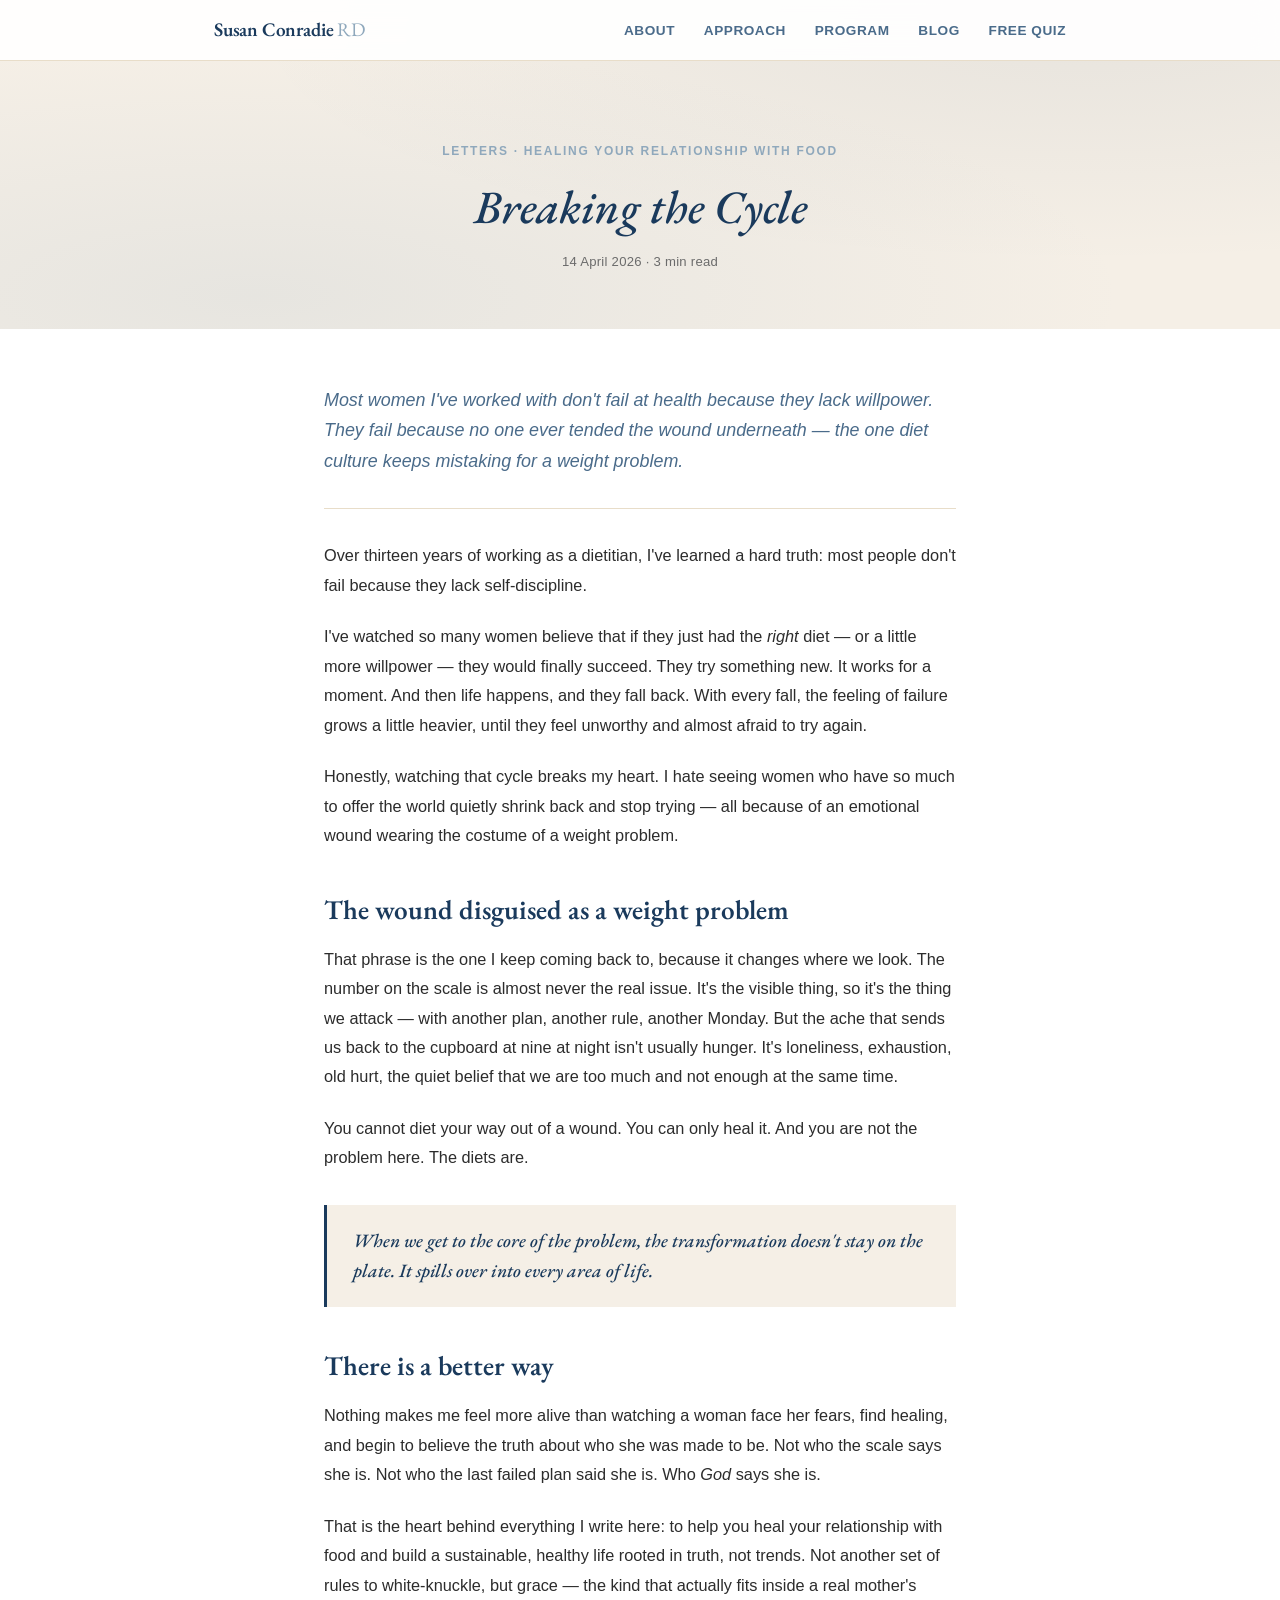
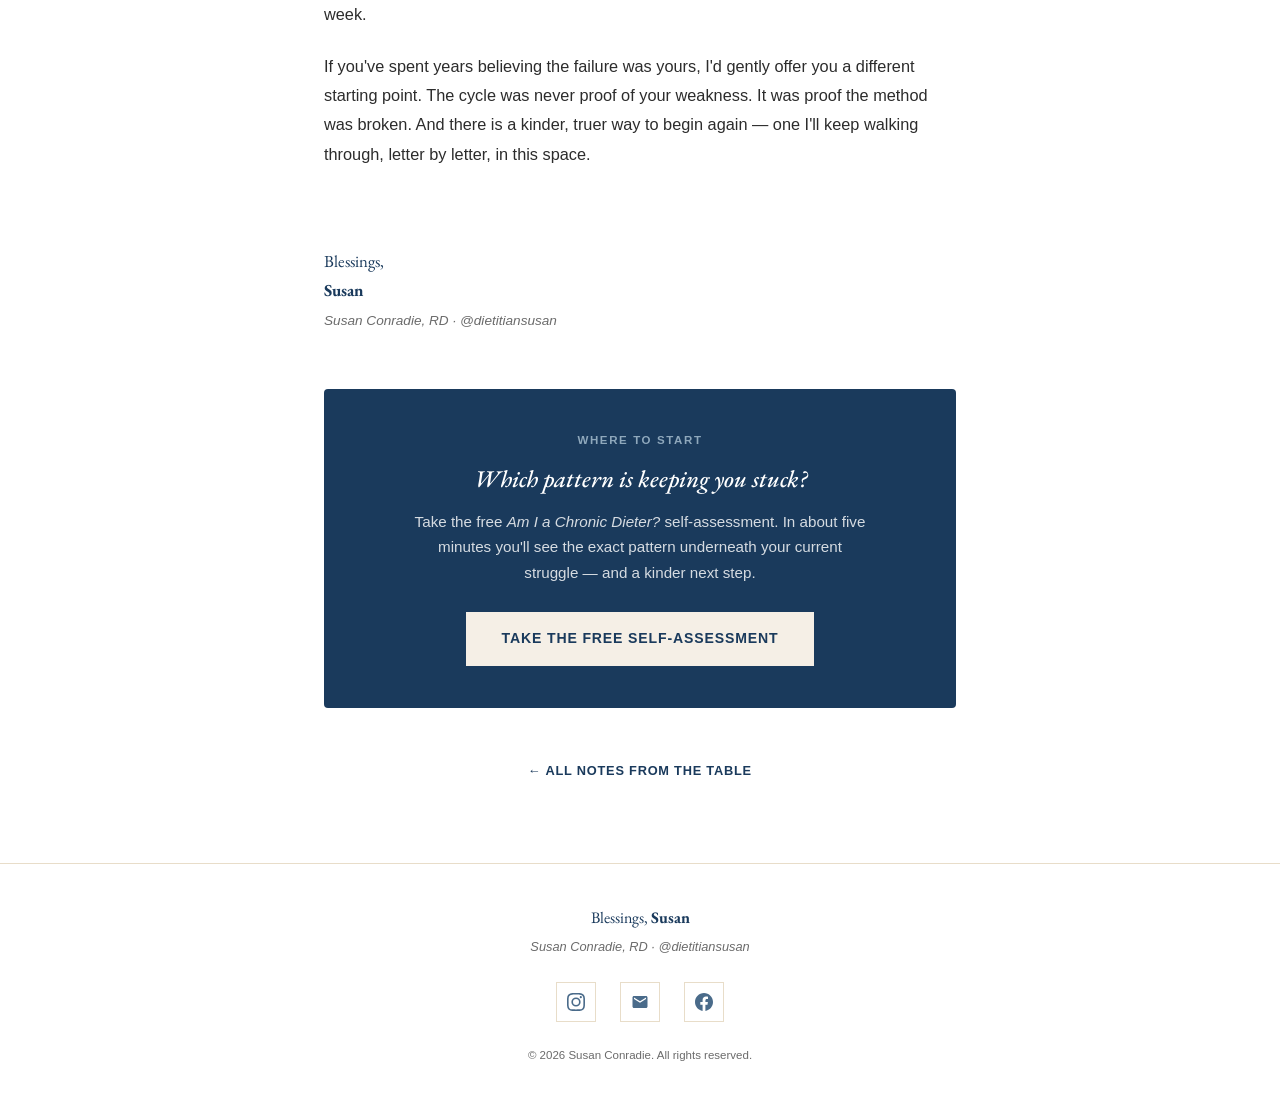
<file: blog/breaking-the-cycle.html>
<!DOCTYPE html>
<html lang="en">
<head>
  <meta charset="UTF-8">
  <meta name="viewport" content="width=device-width, initial-scale=1.0">
  <meta name="description" content="After 13 years as a dietitian, Susan Conradie shares why most women don't fail for lack of willpower — and the wound that diet culture keeps mistaking for a weight problem.">
  <title>Breaking the Cycle — Notes from the Table | Susan Conradie, RD</title>
  <link rel="preconnect" href="https://fonts.googleapis.com">
  <link rel="preconnect" href="https://fonts.gstatic.com" crossorigin>
  <link href="https://fonts.googleapis.com/css2?family=EB+Garamond:ital,wght@0,400;0,500;0,600;0,700;1,400;1,500;1,600;1,700&display=swap" rel="stylesheet">
  <link rel="stylesheet" href="blog.css">
</head>
<body>

  <nav class="site-nav" aria-label="Main">
    <div class="site-nav__inner">
      <a href="/" class="site-nav__brand">Susan Conradie <span>RD</span></a>
      <ul class="site-nav__links">
        <li><a href="/#about">About</a></li>
        <li><a href="/#approach">Approach</a></li>
        <li><a href="/#program">Program</a></li>
        <li><a href="/blog/">Blog</a></li>
        <li><a href="/#signup">Free Quiz</a></li>
      </ul>
    </div>
  </nav>

  <header class="page-head">
    <div class="page-head__inner">
      <div class="page-head__eyebrow">Letters &middot; Healing your relationship with food</div>
      <h1>Breaking the Cycle</h1>
      <p style="font-size:0.82rem;color:var(--muted);letter-spacing:0.02em;margin-top:0.5rem;">14 April 2026 &middot; 3 min read</p>
    </div>
  </header>

  <article class="article">
    <p class="article__lead">
      Most women I've worked with don't fail at health because they lack willpower. They fail
      because no one ever tended the wound underneath — the one diet culture keeps mistaking
      for a weight problem.
    </p>

    <div class="article__body">
      <p>
        Over thirteen years of working as a dietitian, I've learned a hard truth: most people
        don't fail because they lack self-discipline.
      </p>
      <p>
        I've watched so many women believe that if they just had the <em>right</em> diet — or
        a little more willpower — they would finally succeed. They try something new. It works
        for a moment. And then life happens, and they fall back. With every fall, the feeling
        of failure grows a little heavier, until they feel unworthy and almost afraid to try
        again.
      </p>
      <p>
        Honestly, watching that cycle breaks my heart. I hate seeing women who have so much to
        offer the world quietly shrink back and stop trying — all because of an emotional wound
        wearing the costume of a weight problem.
      </p>

      <h2>The wound disguised as a weight problem</h2>
      <p>
        That phrase is the one I keep coming back to, because it changes where we look. The
        number on the scale is almost never the real issue. It's the visible thing, so it's
        the thing we attack — with another plan, another rule, another Monday. But the ache
        that sends us back to the cupboard at nine at night isn't usually hunger. It's
        loneliness, exhaustion, old hurt, the quiet belief that we are too much and not enough
        at the same time.
      </p>
      <p>
        You cannot diet your way out of a wound. You can only heal it. And you are not the
        problem here. The diets are.
      </p>

      <div class="callout">
        When we get to the core of the problem, the transformation doesn't stay on the plate.
        It spills over into every area of life.
      </div>

      <h2>There is a better way</h2>
      <p>
        Nothing makes me feel more alive than watching a woman face her fears, find healing,
        and begin to believe the truth about who she was made to be. Not who the scale says she
        is. Not who the last failed plan said she is. Who <em>God</em> says she is.
      </p>
      <p>
        That is the heart behind everything I write here: to help you heal your relationship
        with food and build a sustainable, healthy life rooted in truth, not trends. Not
        another set of rules to white-knuckle, but grace — the kind that actually fits inside a
        real mother's week.
      </p>
      <p>
        If you've spent years believing the failure was yours, I'd gently offer you a different
        starting point. The cycle was never proof of your weakness. It was proof the method was
        broken. And there is a kinder, truer way to begin again — one I'll keep walking through,
        letter by letter, in this space.
      </p>
    </div>
  </article>

  <div class="article__signoff">
    <p>Blessings,<br><strong>Susan</strong><br><span class="role">Susan Conradie, RD &middot; @dietitiansusan</span></p>
  </div>

  <section class="post-cta">
    <div class="post-cta__inner">
      <div class="post-cta__eyebrow">Where to start</div>
      <h2>Which pattern is keeping you stuck?</h2>
      <p>
        Take the free <em>Am I a Chronic Dieter?</em> self-assessment. In about five minutes
        you'll see the exact pattern underneath your current struggle — and a kinder next step.
      </p>
      <a href="/#signup" class="post-cta__btn">Take the Free Self-Assessment</a>
    </div>
  </section>

  <nav class="article-foot" aria-label="Blog">
    <a href="/blog/">&larr; All notes from the table</a>
  </nav>

  <footer class="site-footer">
    <div class="container">
      <p class="site-footer__sig">Blessings, <strong>Susan</strong></p>
      <p class="site-footer__role">Susan Conradie, RD &middot; @dietitiansusan</p>
      <div class="site-footer__social">
        <a href="https://www.instagram.com/dietitiansusan/" target="_blank" rel="noopener" aria-label="Follow on Instagram">
          <svg viewBox="0 0 24 24"><path d="M12 2.163c3.204 0 3.584.012 4.85.07 3.252.148 4.771 1.691 4.919 4.919.058 1.265.069 1.645.069 4.849 0 3.205-.012 3.584-.069 4.849-.149 3.225-1.664 4.771-4.919 4.919-1.266.058-1.644.07-4.85.07-3.204 0-3.584-.012-4.849-.07-3.26-.149-4.771-1.699-4.919-4.92-.058-1.265-.07-1.644-.07-4.849 0-3.204.013-3.583.07-4.849.149-3.227 1.664-4.771 4.919-4.919 1.266-.057 1.645-.069 4.849-.069zM12 0C8.741 0 8.333.014 7.053.072 2.695.272.273 2.69.073 7.052.014 8.333 0 8.741 0 12c0 3.259.014 3.668.072 4.948.2 4.358 2.618 6.78 6.98 6.98C8.333 23.986 8.741 24 12 24c3.259 0 3.668-.014 4.948-.072 4.354-.2 6.782-2.618 6.979-6.98.059-1.28.073-1.689.073-4.948 0-3.259-.014-3.667-.072-4.947-.196-4.354-2.617-6.78-6.979-6.98C15.668.014 15.259 0 12 0zm0 5.838a6.162 6.162 0 100 12.324 6.162 6.162 0 000-12.324zM12 16a4 4 0 110-8 4 4 0 010 8zm6.406-11.845a1.44 1.44 0 100 2.881 1.44 1.44 0 000-2.881z"/></svg>
        </a>
        <a href="mailto:susan@healthybites.co.za" aria-label="Send email">
          <svg viewBox="0 0 24 24"><path d="M20 4H4c-1.1 0-2 .9-2 2v12c0 1.1.9 2 2 2h16c1.1 0 2-.9 2-2V6c0-1.1-.9-2-2-2zm0 4l-8 5-8-5V6l8 5 8-5v2z"/></svg>
        </a>
        <a href="https://www.facebook.com/healthybitesdietetics/" target="_blank" rel="noopener" aria-label="Follow on Facebook">
          <svg viewBox="0 0 24 24"><path d="M24 12.073c0-6.627-5.373-12-12-12s-12 5.373-12 12c0 5.99 4.388 10.954 10.125 11.854v-8.385H7.078v-3.47h3.047V9.43c0-3.007 1.792-4.669 4.533-4.669 1.312 0 2.686.235 2.686.235v2.953H15.83c-1.491 0-1.956.925-1.956 1.874v2.25h3.328l-.532 3.47h-2.796v8.385C19.612 23.027 24 18.062 24 12.073z"/></svg>
        </a>
      </div>
      <p class="site-footer__legal">&copy; 2026 Susan Conradie. All rights reserved.</p>
    </div>
  </footer>

  <script>
    const nav = document.querySelector('.site-nav');
    window.addEventListener('scroll', () => {
      nav.classList.toggle('scrolled', window.scrollY > 20);
    }, { passive: true });
  </script>

</body>
</html>
</file>
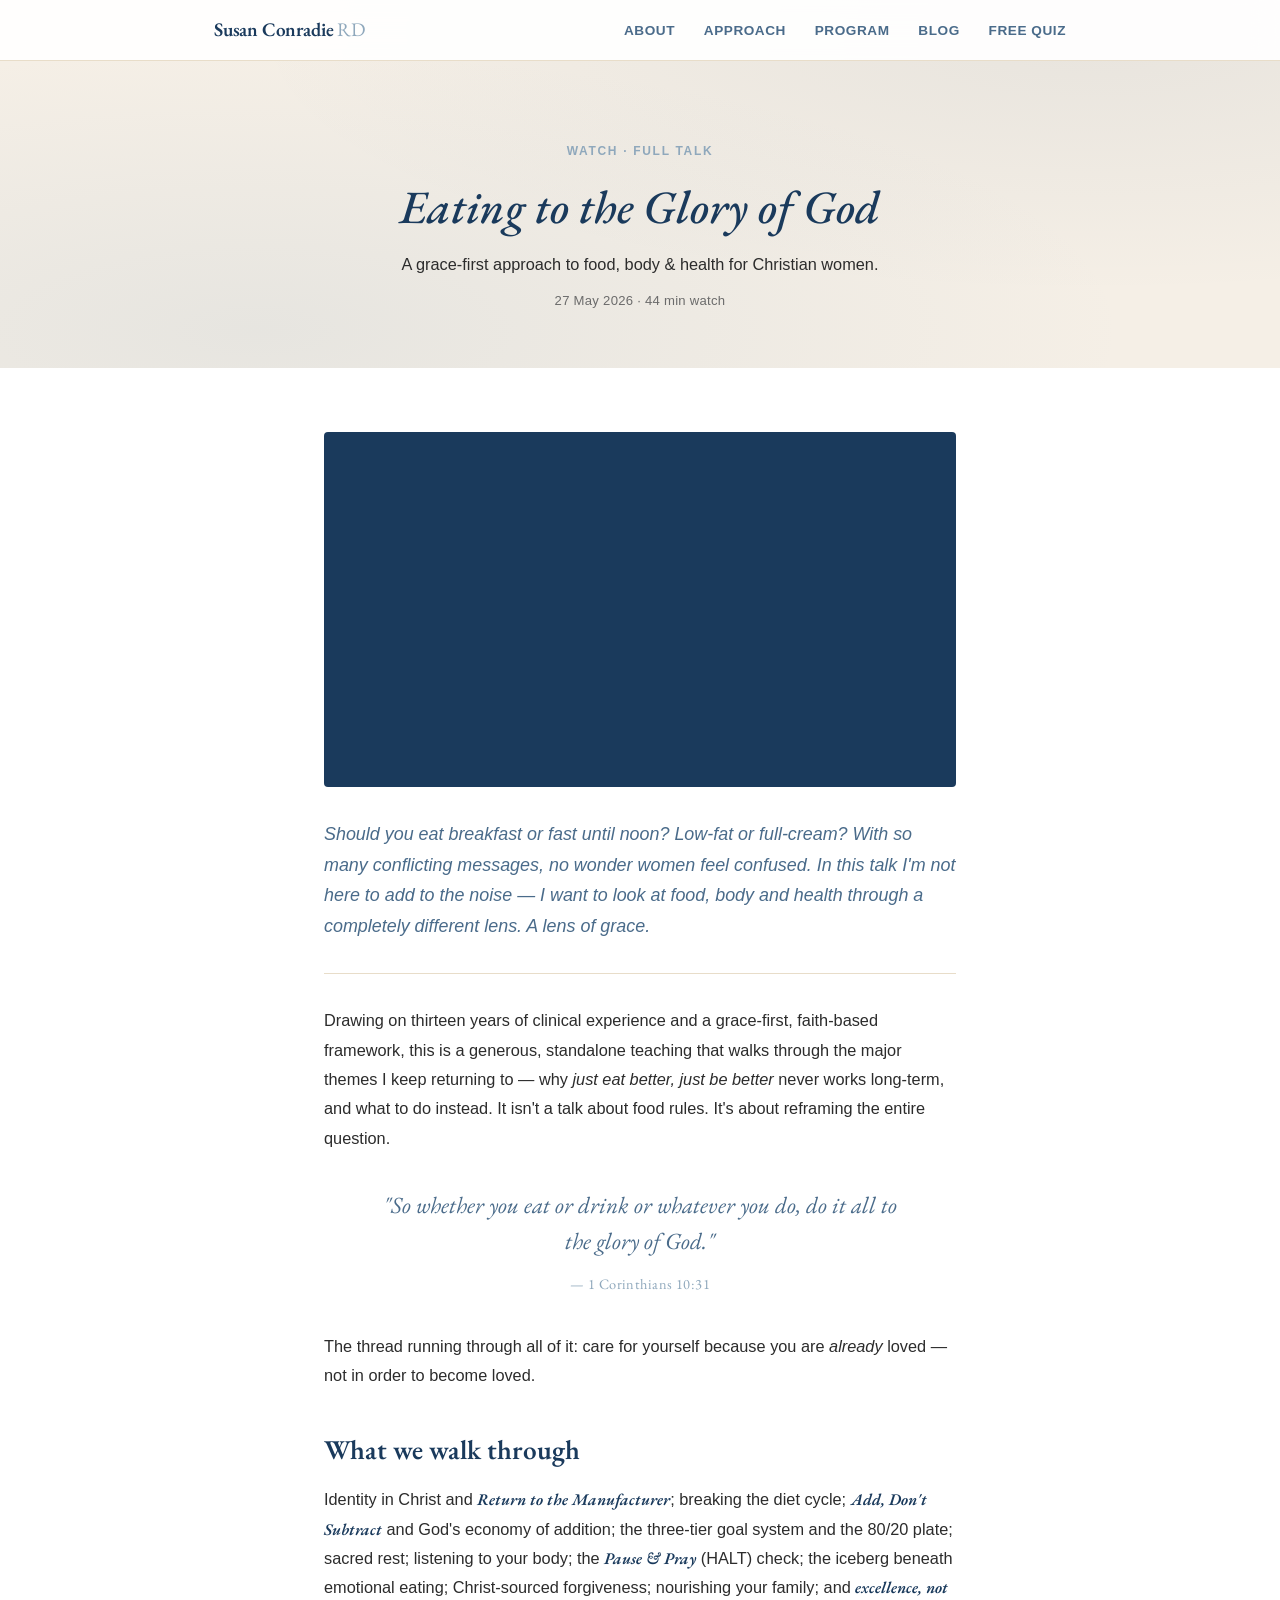
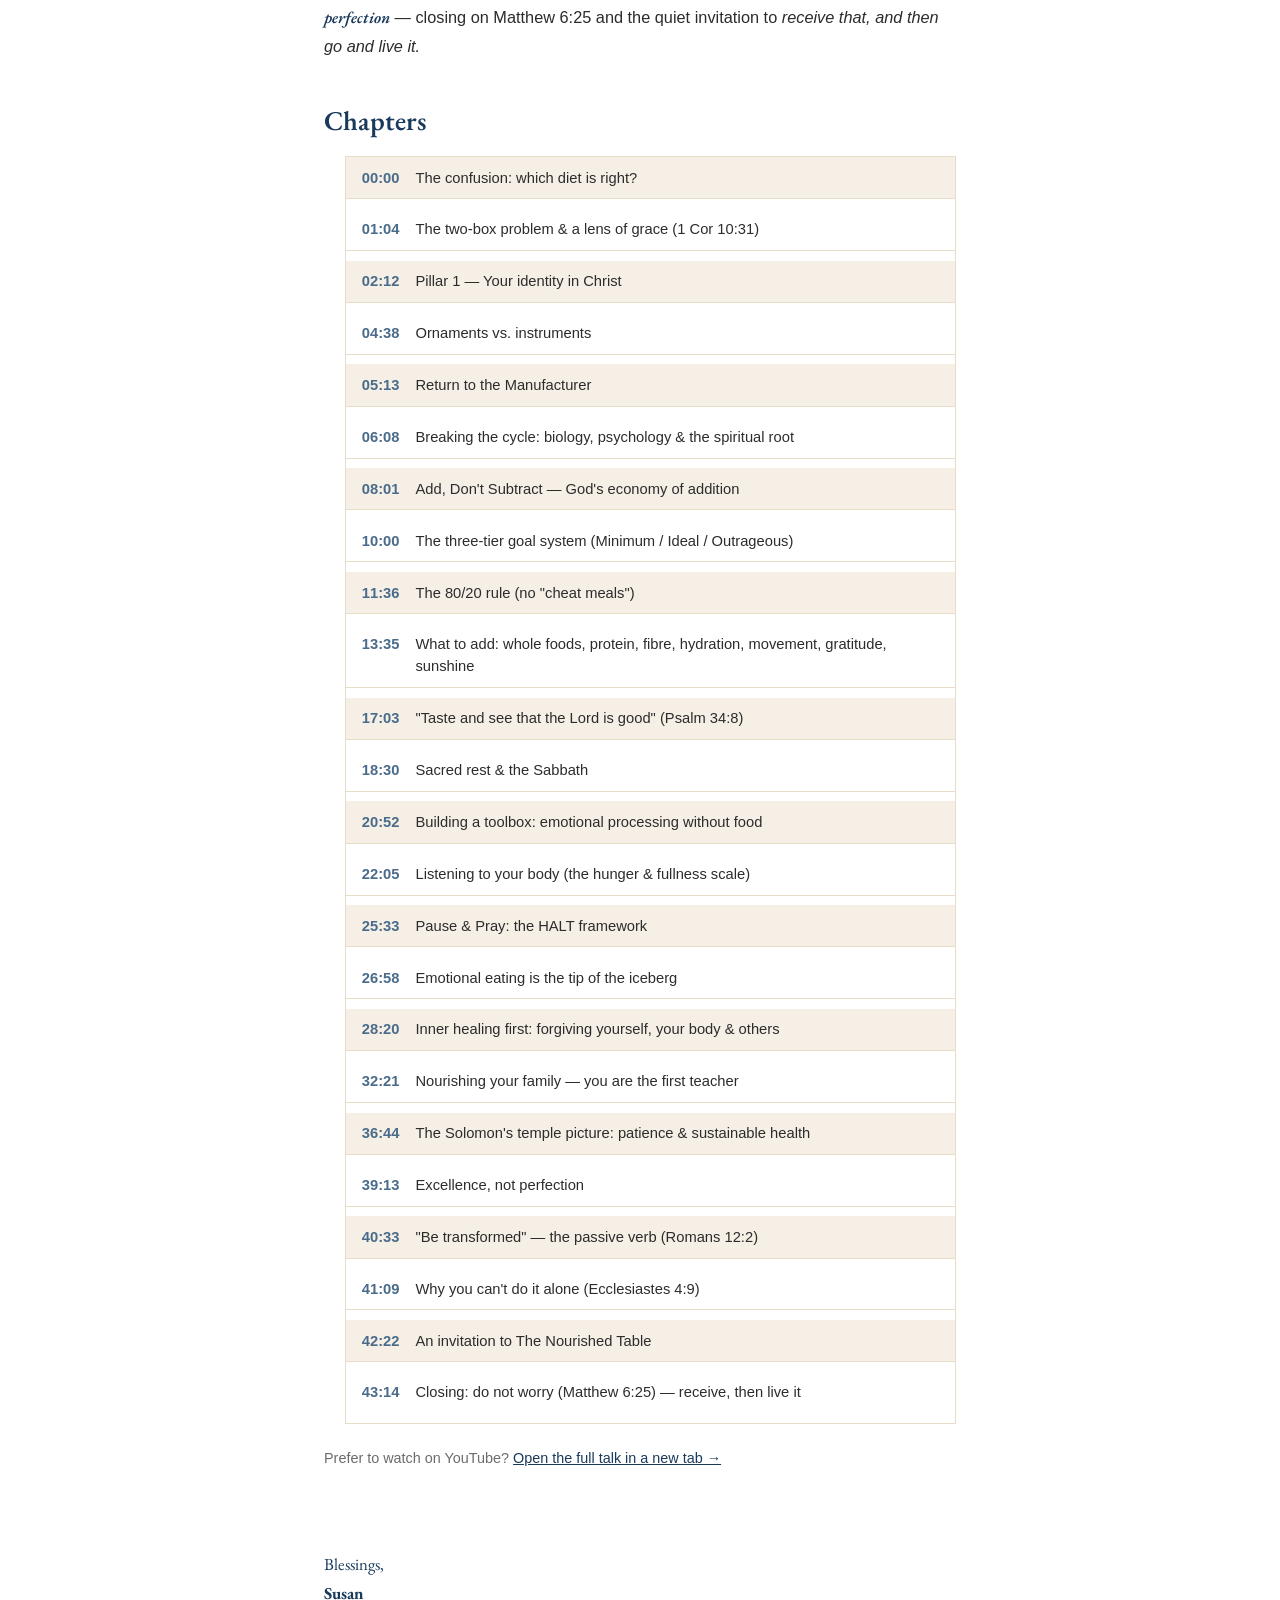
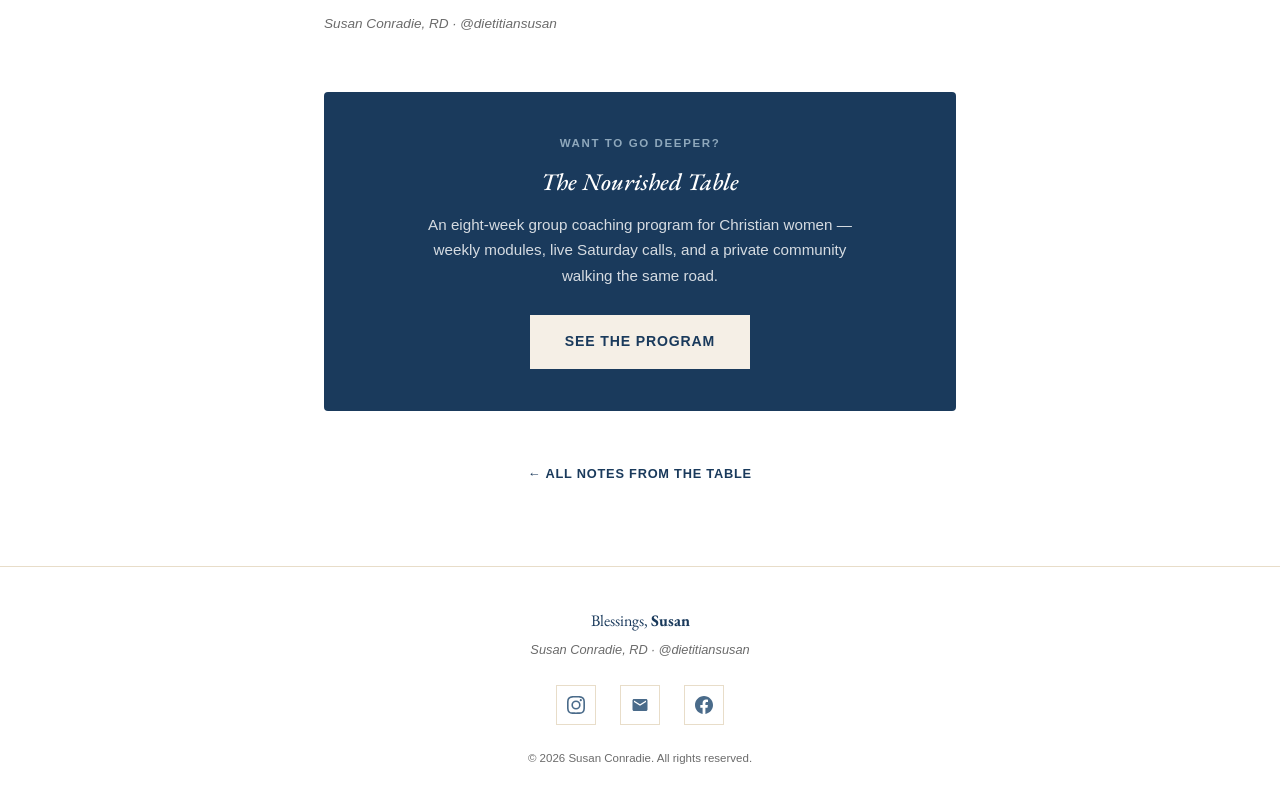
<file: blog/eating-to-the-glory-of-god.html>
<!DOCTYPE html>
<html lang="en">
<head>
  <meta charset="UTF-8">
  <meta name="viewport" content="width=device-width, initial-scale=1.0">
  <meta name="description" content="A full grace-first talk by registered dietitian Susan Conradie on food, body and health for Christian women — watch the video, with chapters.">
  <title>Eating to the Glory of God (Full Talk) — Notes from the Table | Susan Conradie, RD</title>
  <link rel="preconnect" href="https://fonts.googleapis.com">
  <link rel="preconnect" href="https://fonts.gstatic.com" crossorigin>
  <link href="https://fonts.googleapis.com/css2?family=EB+Garamond:ital,wght@0,400;0,500;0,600;0,700;1,400;1,500;1,600;1,700&display=swap" rel="stylesheet">
  <link rel="stylesheet" href="blog.css">
</head>
<body>

  <nav class="site-nav" aria-label="Main">
    <div class="site-nav__inner">
      <a href="/" class="site-nav__brand">Susan Conradie <span>RD</span></a>
      <ul class="site-nav__links">
        <li><a href="/#about">About</a></li>
        <li><a href="/#approach">Approach</a></li>
        <li><a href="/#program">Program</a></li>
        <li><a href="/blog/">Blog</a></li>
        <li><a href="/#signup">Free Quiz</a></li>
      </ul>
    </div>
  </nav>

  <header class="page-head">
    <div class="page-head__inner">
      <div class="page-head__eyebrow">Watch &middot; Full talk</div>
      <h1>Eating to the Glory of God</h1>
      <p class="page-head__sub">A grace-first approach to food, body &amp; health for Christian women.</p>
      <p style="font-size:0.82rem;color:var(--muted);letter-spacing:0.02em;margin-top:0.7rem;">27 May 2026 &middot; 44 min watch</p>
    </div>
  </header>

  <article class="article">
    <div class="video-embed">
      <iframe
        src="https://www.youtube.com/embed/XwlSorSPycM"
        title="Eating to the Glory of God — Susan Conradie, RD"
        loading="lazy"
        allow="accelerometer; autoplay; clipboard-write; encrypted-media; gyroscope; picture-in-picture; web-share"
        referrerpolicy="strict-origin-when-cross-origin"
        allowfullscreen></iframe>
    </div>

    <p class="article__lead">
      Should you eat breakfast or fast until noon? Low-fat or full-cream? With so many
      conflicting messages, no wonder women feel confused. In this talk I'm not here to add to
      the noise — I want to look at food, body and health through a completely different lens.
      A lens of grace.
    </p>

    <div class="article__body">
      <p>
        Drawing on thirteen years of clinical experience and a grace-first, faith-based
        framework, this is a generous, standalone teaching that walks through the major themes
        I keep returning to — why <em>just eat better, just be better</em> never works
        long-term, and what to do instead. It isn't a talk about food rules. It's about
        reframing the entire question.
      </p>

      <div class="scripture-quote">
        <blockquote>"So whether you eat or drink or whatever you do, do it all to the glory of God."</blockquote>
        <cite>&mdash; 1 Corinthians 10:31</cite>
      </div>

      <p>
        The thread running through all of it: care for yourself because you are <em>already</em>
        loved — not in order to become loved.
      </p>

      <h2>What we walk through</h2>
      <p>
        Identity in Christ and <span class="framework">Return to the Manufacturer</span>;
        breaking the diet cycle; <span class="framework">Add, Don't Subtract</span> and God's
        economy of addition; the three-tier goal system and the 80/20 plate; sacred rest;
        listening to your body; the <span class="framework">Pause &amp; Pray</span> (HALT)
        check; the iceberg beneath emotional eating; Christ-sourced forgiveness; nourishing your
        family; and <span class="framework">excellence, not perfection</span> — closing on
        Matthew 6:25 and the quiet invitation to <em>receive that, and then go and live it.</em>
      </p>

      <h2>Chapters</h2>
      <ul class="chapters">
        <li><span class="ts">00:00</span><span>The confusion: which diet is right?</span></li>
        <li><span class="ts">01:04</span><span>The two-box problem &amp; a lens of grace (1 Cor 10:31)</span></li>
        <li><span class="ts">02:12</span><span>Pillar 1 — Your identity in Christ</span></li>
        <li><span class="ts">04:38</span><span>Ornaments vs. instruments</span></li>
        <li><span class="ts">05:13</span><span>Return to the Manufacturer</span></li>
        <li><span class="ts">06:08</span><span>Breaking the cycle: biology, psychology &amp; the spiritual root</span></li>
        <li><span class="ts">08:01</span><span>Add, Don't Subtract — God's economy of addition</span></li>
        <li><span class="ts">10:00</span><span>The three-tier goal system (Minimum / Ideal / Outrageous)</span></li>
        <li><span class="ts">11:36</span><span>The 80/20 rule (no "cheat meals")</span></li>
        <li><span class="ts">13:35</span><span>What to add: whole foods, protein, fibre, hydration, movement, gratitude, sunshine</span></li>
        <li><span class="ts">17:03</span><span>"Taste and see that the Lord is good" (Psalm 34:8)</span></li>
        <li><span class="ts">18:30</span><span>Sacred rest &amp; the Sabbath</span></li>
        <li><span class="ts">20:52</span><span>Building a toolbox: emotional processing without food</span></li>
        <li><span class="ts">22:05</span><span>Listening to your body (the hunger &amp; fullness scale)</span></li>
        <li><span class="ts">25:33</span><span>Pause &amp; Pray: the HALT framework</span></li>
        <li><span class="ts">26:58</span><span>Emotional eating is the tip of the iceberg</span></li>
        <li><span class="ts">28:20</span><span>Inner healing first: forgiving yourself, your body &amp; others</span></li>
        <li><span class="ts">32:21</span><span>Nourishing your family — you are the first teacher</span></li>
        <li><span class="ts">36:44</span><span>The Solomon's temple picture: patience &amp; sustainable health</span></li>
        <li><span class="ts">39:13</span><span>Excellence, not perfection</span></li>
        <li><span class="ts">40:33</span><span>"Be transformed" — the passive verb (Romans 12:2)</span></li>
        <li><span class="ts">41:09</span><span>Why you can't do it alone (Ecclesiastes 4:9)</span></li>
        <li><span class="ts">42:22</span><span>An invitation to The Nourished Table</span></li>
        <li><span class="ts">43:14</span><span>Closing: do not worry (Matthew 6:25) — receive, then live it</span></li>
      </ul>

      <p style="font-size:0.9rem;color:var(--muted);">
        Prefer to watch on YouTube?
        <a href="https://youtu.be/XwlSorSPycM" target="_blank" rel="noopener">Open the full talk in a new tab &rarr;</a>
      </p>
    </div>
  </article>

  <div class="article__signoff">
    <p>Blessings,<br><strong>Susan</strong><br><span class="role">Susan Conradie, RD &middot; @dietitiansusan</span></p>
  </div>

  <section class="post-cta">
    <div class="post-cta__inner">
      <div class="post-cta__eyebrow">Want to go deeper?</div>
      <h2>The Nourished Table</h2>
      <p>
        An eight-week group coaching program for Christian women — weekly modules, live Saturday
        calls, and a private community walking the same road.
      </p>
      <a href="/#program" class="post-cta__btn">See the Program</a>
    </div>
  </section>

  <nav class="article-foot" aria-label="Blog">
    <a href="/blog/">&larr; All notes from the table</a>
  </nav>

  <footer class="site-footer">
    <div class="container">
      <p class="site-footer__sig">Blessings, <strong>Susan</strong></p>
      <p class="site-footer__role">Susan Conradie, RD &middot; @dietitiansusan</p>
      <div class="site-footer__social">
        <a href="https://www.instagram.com/dietitiansusan/" target="_blank" rel="noopener" aria-label="Follow on Instagram">
          <svg viewBox="0 0 24 24"><path d="M12 2.163c3.204 0 3.584.012 4.85.07 3.252.148 4.771 1.691 4.919 4.919.058 1.265.069 1.645.069 4.849 0 3.205-.012 3.584-.069 4.849-.149 3.225-1.664 4.771-4.919 4.919-1.266.058-1.644.07-4.85.07-3.204 0-3.584-.012-4.849-.07-3.26-.149-4.771-1.699-4.919-4.92-.058-1.265-.07-1.644-.07-4.849 0-3.204.013-3.583.07-4.849.149-3.227 1.664-4.771 4.919-4.919 1.266-.057 1.645-.069 4.849-.069zM12 0C8.741 0 8.333.014 7.053.072 2.695.272.273 2.69.073 7.052.014 8.333 0 8.741 0 12c0 3.259.014 3.668.072 4.948.2 4.358 2.618 6.78 6.98 6.98C8.333 23.986 8.741 24 12 24c3.259 0 3.668-.014 4.948-.072 4.354-.2 6.782-2.618 6.979-6.98.059-1.28.073-1.689.073-4.948 0-3.259-.014-3.667-.072-4.947-.196-4.354-2.617-6.78-6.979-6.98C15.668.014 15.259 0 12 0zm0 5.838a6.162 6.162 0 100 12.324 6.162 6.162 0 000-12.324zM12 16a4 4 0 110-8 4 4 0 010 8zm6.406-11.845a1.44 1.44 0 100 2.881 1.44 1.44 0 000-2.881z"/></svg>
        </a>
        <a href="mailto:susan@healthybites.co.za" aria-label="Send email">
          <svg viewBox="0 0 24 24"><path d="M20 4H4c-1.1 0-2 .9-2 2v12c0 1.1.9 2 2 2h16c1.1 0 2-.9 2-2V6c0-1.1-.9-2-2-2zm0 4l-8 5-8-5V6l8 5 8-5v2z"/></svg>
        </a>
        <a href="https://www.facebook.com/healthybitesdietetics/" target="_blank" rel="noopener" aria-label="Follow on Facebook">
          <svg viewBox="0 0 24 24"><path d="M24 12.073c0-6.627-5.373-12-12-12s-12 5.373-12 12c0 5.99 4.388 10.954 10.125 11.854v-8.385H7.078v-3.47h3.047V9.43c0-3.007 1.792-4.669 4.533-4.669 1.312 0 2.686.235 2.686.235v2.953H15.83c-1.491 0-1.956.925-1.956 1.874v2.25h3.328l-.532 3.47h-2.796v8.385C19.612 23.027 24 18.062 24 12.073z"/></svg>
        </a>
      </div>
      <p class="site-footer__legal">&copy; 2026 Susan Conradie. All rights reserved.</p>
    </div>
  </footer>

  <script>
    const nav = document.querySelector('.site-nav');
    window.addEventListener('scroll', () => {
      nav.classList.toggle('scrolled', window.scrollY > 20);
    }, { passive: true });
  </script>

</body>
</html>
</file>
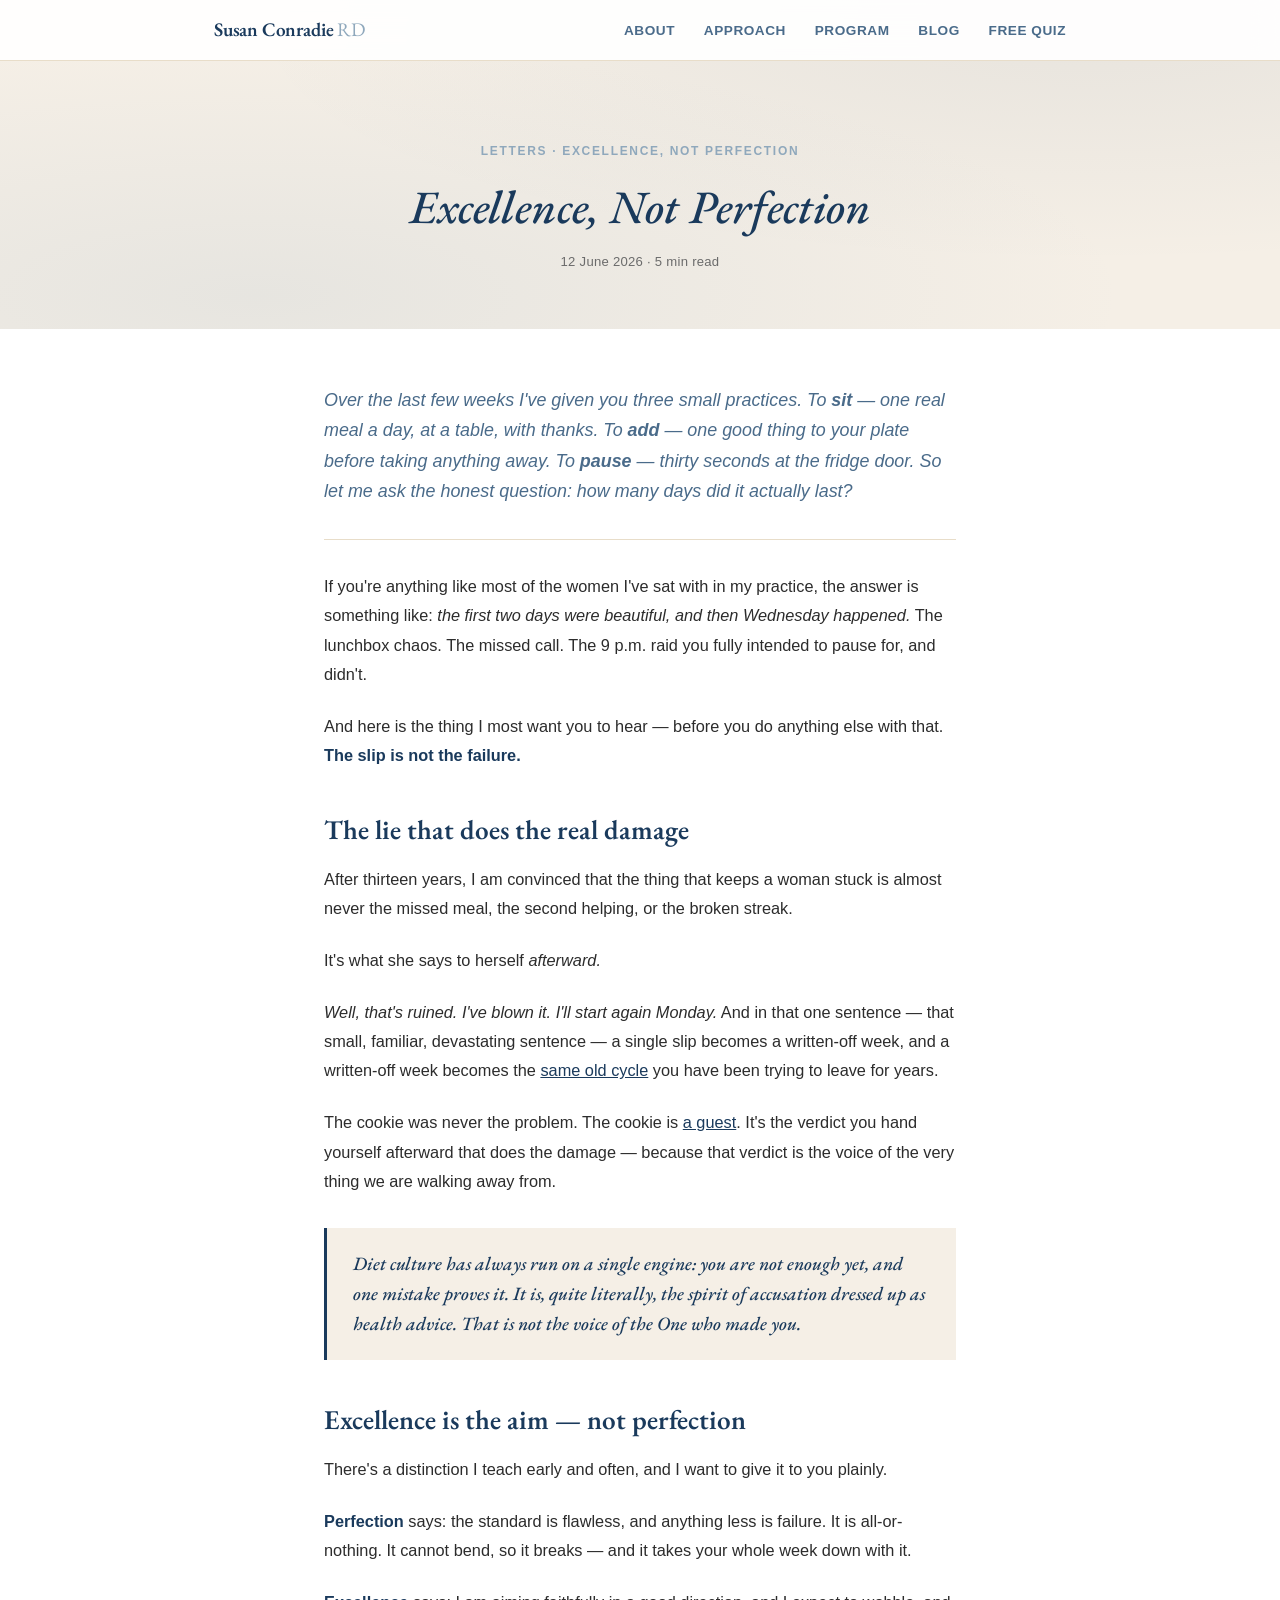
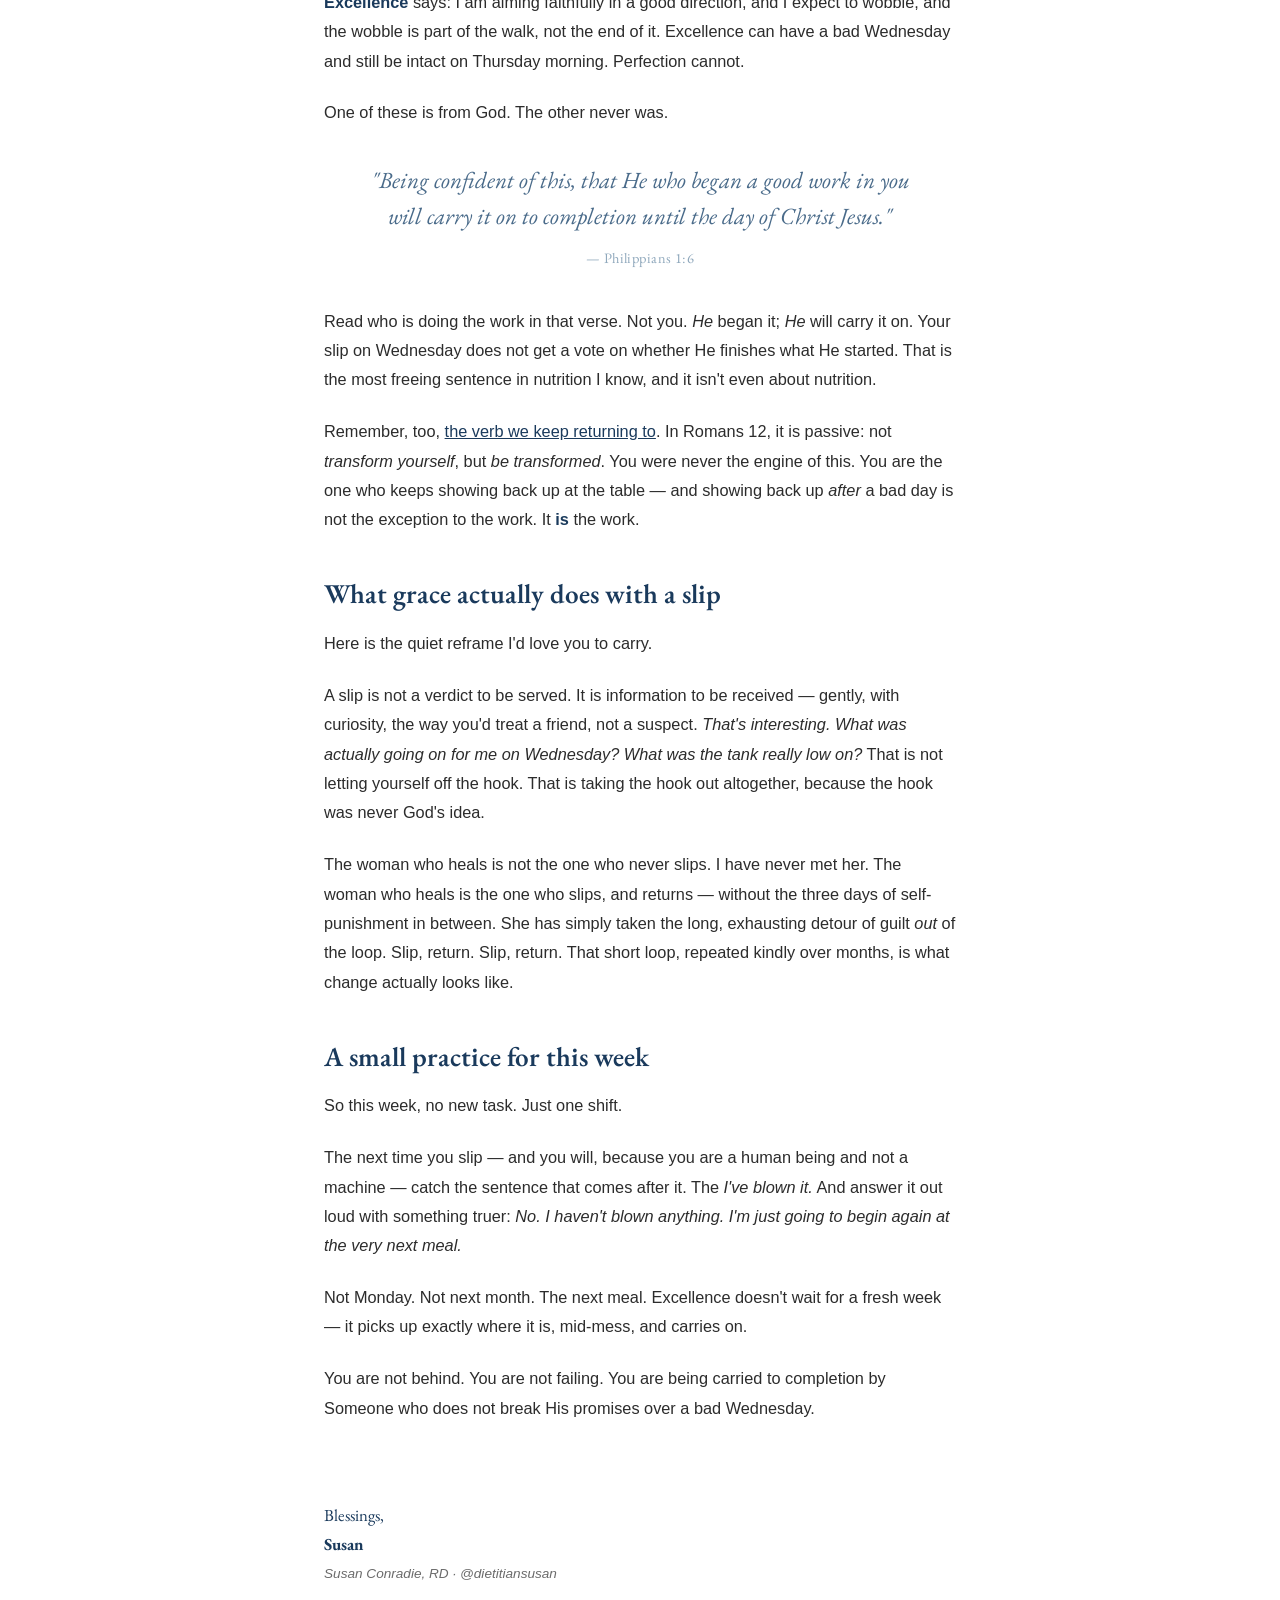
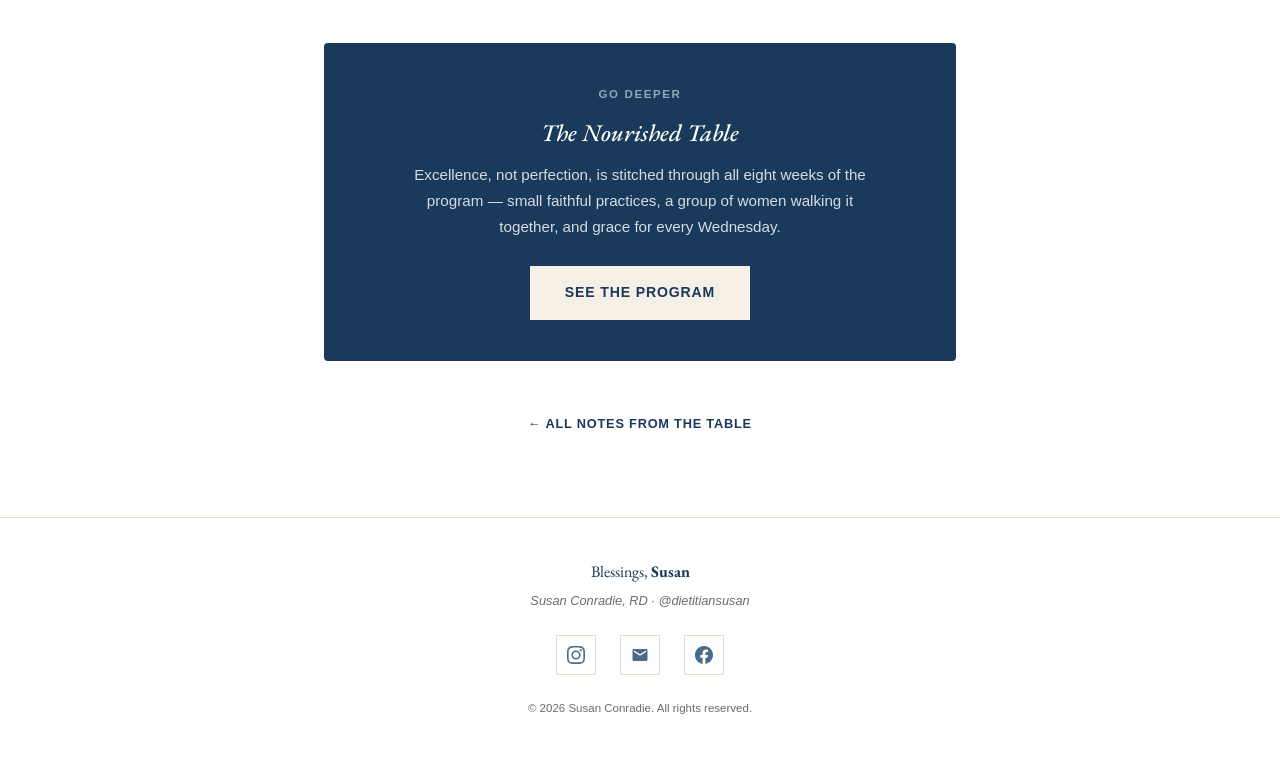
<file: blog/excellence-not-perfection.html>
<!DOCTYPE html>
<html lang="en">
<head>
  <meta charset="UTF-8">
  <meta name="viewport" content="width=device-width, initial-scale=1.0">
  <meta name="description" content="The slip was never the failure — the verdict afterward is. Susan Conradie on why perfection breaks and excellence bends, and what grace actually does with a bad Wednesday.">
  <title>Excellence, Not Perfection — Notes from the Table | Susan Conradie, RD</title>
  <link rel="preconnect" href="https://fonts.googleapis.com">
  <link rel="preconnect" href="https://fonts.gstatic.com" crossorigin>
  <link href="https://fonts.googleapis.com/css2?family=EB+Garamond:ital,wght@0,400;0,500;0,600;0,700;1,400;1,500;1,600;1,700&display=swap" rel="stylesheet">
  <link rel="stylesheet" href="blog.css">
</head>
<body>

  <nav class="site-nav" aria-label="Main">
    <div class="site-nav__inner">
      <a href="/" class="site-nav__brand">Susan Conradie <span>RD</span></a>
      <ul class="site-nav__links">
        <li><a href="/#about">About</a></li>
        <li><a href="/#approach">Approach</a></li>
        <li><a href="/#program">Program</a></li>
        <li><a href="/blog/">Blog</a></li>
        <li><a href="/#signup">Free Quiz</a></li>
      </ul>
    </div>
  </nav>

  <header class="page-head">
    <div class="page-head__inner">
      <div class="page-head__eyebrow">Letters &middot; Excellence, not perfection</div>
      <h1>Excellence, Not Perfection</h1>
      <p style="font-size:0.82rem;color:var(--muted);letter-spacing:0.02em;margin-top:0.5rem;">12 June 2026 &middot; 5 min read</p>
    </div>
  </header>

  <article class="article">
    <p class="article__lead">
      Over the last few weeks I've given you three small practices. To <strong>sit</strong> —
      one real meal a day, at a table, with thanks. To <strong>add</strong> — one good thing to
      your plate before taking anything away. To <strong>pause</strong> — thirty seconds at the
      fridge door. So let me ask the honest question: <em>how many days did it actually last?</em>
    </p>

    <div class="article__body">
      <p>
        If you're anything like most of the women I've sat with in my practice, the answer is
        something like: <em>the first two days were beautiful, and then Wednesday happened.</em>
        The lunchbox chaos. The missed call. The 9 p.m. raid you fully intended to pause for,
        and didn't.
      </p>
      <p>
        And here is the thing I most want you to hear — before you do anything else with that.
        <strong>The slip is not the failure.</strong>
      </p>

      <h2>The lie that does the real damage</h2>
      <p>
        After thirteen years, I am convinced that the thing that keeps a woman stuck is almost
        never the missed meal, the second helping, or the broken streak.
      </p>
      <p>
        It's what she says to herself <em>afterward.</em>
      </p>
      <p>
        <em>Well, that's ruined. I've blown it. I'll start again Monday.</em> And in that one
        sentence — that small, familiar, devastating sentence — a single slip becomes a
        written-off week, and a written-off week becomes the
        <a href="breaking-the-cycle.html">same old cycle</a> you have been trying to leave for
        years.
      </p>
      <p>
        The cookie was never the problem. The cookie is
        <a href="a-great-guest-but-a-terrible-doctor.html">a guest</a>. It's the verdict you
        hand yourself afterward that does the damage — because that verdict is the voice of the
        very thing we are walking away from.
      </p>

      <div class="callout">
        Diet culture has always run on a single engine: <em>you are not enough yet, and one
        mistake proves it.</em> It is, quite literally, the spirit of accusation dressed up as
        health advice. That is not the voice of the One who made you.
      </div>

      <h2>Excellence is the aim — not perfection</h2>
      <p>
        There's a distinction I teach early and often, and I want to give it to you plainly.
      </p>
      <p>
        <strong>Perfection</strong> says: the standard is flawless, and anything less is
        failure. It is all-or-nothing. It cannot bend, so it breaks — and it takes your whole
        week down with it.
      </p>
      <p>
        <strong>Excellence</strong> says: I am aiming faithfully in a good direction, and I
        expect to wobble, and the wobble is part of the walk, not the end of it. Excellence can
        have a bad Wednesday and still be intact on Thursday morning. Perfection cannot.
      </p>
      <p>
        One of these is from God. The other never was.
      </p>

      <div class="scripture-quote">
        <blockquote>"Being confident of this, that He who began a good work in you will carry it on to completion until the day of Christ Jesus."</blockquote>
        <cite>&mdash; Philippians 1:6</cite>
      </div>

      <p>
        Read who is doing the work in that verse. Not you. <em>He</em> began it; <em>He</em>
        will carry it on. Your slip on Wednesday does not get a vote on whether He finishes what
        He started. That is the most freeing sentence in nutrition I know, and it isn't even
        about nutrition.
      </p>
      <p>
        Remember, too, <a href="not-about-willpower.html">the verb we keep returning to</a>. In
        Romans 12, it is passive: not <em>transform yourself</em>, but <em>be transformed</em>.
        You were never the engine of this. You are the one who keeps showing back up at the
        table — and showing back up <em>after</em> a bad day is not the exception to the work.
        It <strong>is</strong> the work.
      </p>

      <h2>What grace actually does with a slip</h2>
      <p>
        Here is the quiet reframe I'd love you to carry.
      </p>
      <p>
        A slip is not a verdict to be served. It is information to be received — gently, with
        curiosity, the way you'd treat a friend, not a suspect. <em>That's interesting. What was
        actually going on for me on Wednesday? What was the tank really low on?</em> That is not
        letting yourself off the hook. That is taking the hook out altogether, because the hook
        was never God's idea.
      </p>
      <p>
        The woman who heals is not the one who never slips. I have never met her. The woman who
        heals is the one who slips, and returns — without the three days of self-punishment in
        between. She has simply taken the long, exhausting detour of guilt <em>out</em> of the
        loop. Slip, return. Slip, return. That short loop, repeated kindly over months, is what
        change actually looks like.
      </p>

      <h2>A small practice for this week</h2>
      <p>
        So this week, no new task. Just one shift.
      </p>
      <p>
        The next time you slip — and you will, because you are a human being and not a machine —
        catch the sentence that comes after it. The <em>I've blown it.</em> And answer it out
        loud with something truer: <em>No. I haven't blown anything. I'm just going to begin
        again at the very next meal.</em>
      </p>
      <p>
        Not Monday. Not next month. The next meal. Excellence doesn't wait for a fresh week — it
        picks up exactly where it is, mid-mess, and carries on.
      </p>
      <p>
        You are not behind. You are not failing. You are being carried to completion by Someone
        who does not break His promises over a bad Wednesday.
      </p>
    </div>
  </article>

  <div class="article__signoff">
    <p>Blessings,<br><strong>Susan</strong><br><span class="role">Susan Conradie, RD &middot; @dietitiansusan</span></p>
  </div>

  <section class="post-cta">
    <div class="post-cta__inner">
      <div class="post-cta__eyebrow">Go deeper</div>
      <h2>The Nourished Table</h2>
      <p>
        Excellence, not perfection, is stitched through all eight weeks of the program — small
        faithful practices, a group of women walking it together, and grace for every Wednesday.
      </p>
      <a href="/#program" class="post-cta__btn">See the Program</a>
    </div>
  </section>

  <nav class="article-foot" aria-label="Blog">
    <a href="/blog/">&larr; All notes from the table</a>
  </nav>

  <footer class="site-footer">
    <div class="container">
      <p class="site-footer__sig">Blessings, <strong>Susan</strong></p>
      <p class="site-footer__role">Susan Conradie, RD &middot; @dietitiansusan</p>
      <div class="site-footer__social">
        <a href="https://www.instagram.com/dietitiansusan/" target="_blank" rel="noopener" aria-label="Follow on Instagram">
          <svg viewBox="0 0 24 24"><path d="M12 2.163c3.204 0 3.584.012 4.85.07 3.252.148 4.771 1.691 4.919 4.919.058 1.265.069 1.645.069 4.849 0 3.205-.012 3.584-.069 4.849-.149 3.225-1.664 4.771-4.919 4.919-1.266.058-1.644.07-4.85.07-3.204 0-3.584-.012-4.849-.07-3.26-.149-4.771-1.699-4.919-4.92-.058-1.265-.07-1.644-.07-4.849 0-3.204.013-3.583.07-4.849.149-3.227 1.664-4.771 4.919-4.919 1.266-.057 1.645-.069 4.849-.069zM12 0C8.741 0 8.333.014 7.053.072 2.695.272.273 2.69.073 7.052.014 8.333 0 8.741 0 12c0 3.259.014 3.668.072 4.948.2 4.358 2.618 6.78 6.98 6.98C8.333 23.986 8.741 24 12 24c3.259 0 3.668-.014 4.948-.072 4.354-.2 6.782-2.618 6.979-6.98.059-1.28.073-1.689.073-4.948 0-3.259-.014-3.667-.072-4.947-.196-4.354-2.617-6.78-6.979-6.98C15.668.014 15.259 0 12 0zm0 5.838a6.162 6.162 0 100 12.324 6.162 6.162 0 000-12.324zM12 16a4 4 0 110-8 4 4 0 010 8zm6.406-11.845a1.44 1.44 0 100 2.881 1.44 1.44 0 000-2.881z"/></svg>
        </a>
        <a href="mailto:susan@healthybites.co.za" aria-label="Send email">
          <svg viewBox="0 0 24 24"><path d="M20 4H4c-1.1 0-2 .9-2 2v12c0 1.1.9 2 2 2h16c1.1 0 2-.9 2-2V6c0-1.1-.9-2-2-2zm0 4l-8 5-8-5V6l8 5 8-5v2z"/></svg>
        </a>
        <a href="https://www.facebook.com/healthybitesdietetics/" target="_blank" rel="noopener" aria-label="Follow on Facebook">
          <svg viewBox="0 0 24 24"><path d="M24 12.073c0-6.627-5.373-12-12-12s-12 5.373-12 12c0 5.99 4.388 10.954 10.125 11.854v-8.385H7.078v-3.47h3.047V9.43c0-3.007 1.792-4.669 4.533-4.669 1.312 0 2.686.235 2.686.235v2.953H15.83c-1.491 0-1.956.925-1.956 1.874v2.25h3.328l-.532 3.47h-2.796v8.385C19.612 23.027 24 18.062 24 12.073z"/></svg>
        </a>
      </div>
      <p class="site-footer__legal">&copy; 2026 Susan Conradie. All rights reserved.</p>
    </div>
  </footer>

  <script>
    const nav = document.querySelector('.site-nav');
    window.addEventListener('scroll', () => {
      nav.classList.toggle('scrolled', window.scrollY > 20);
    }, { passive: true });
  </script>

</body>
</html>
</file>
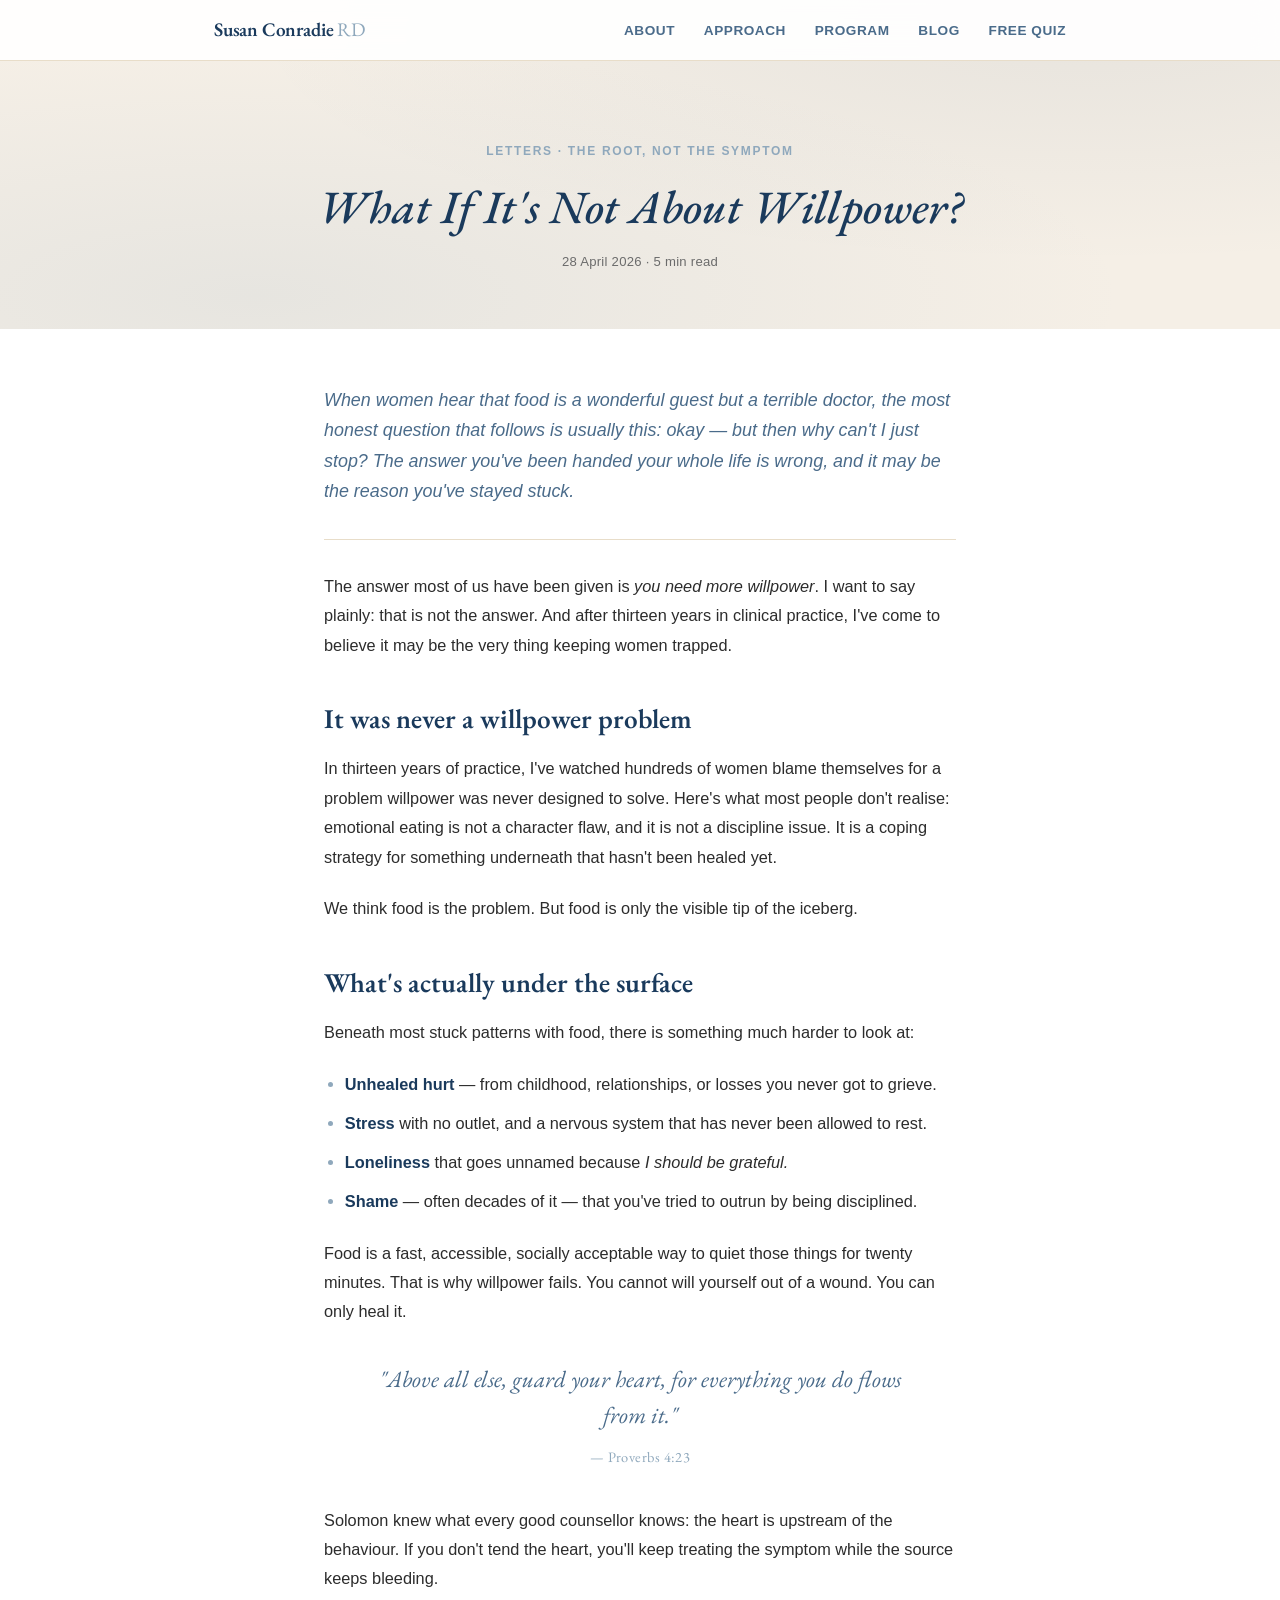
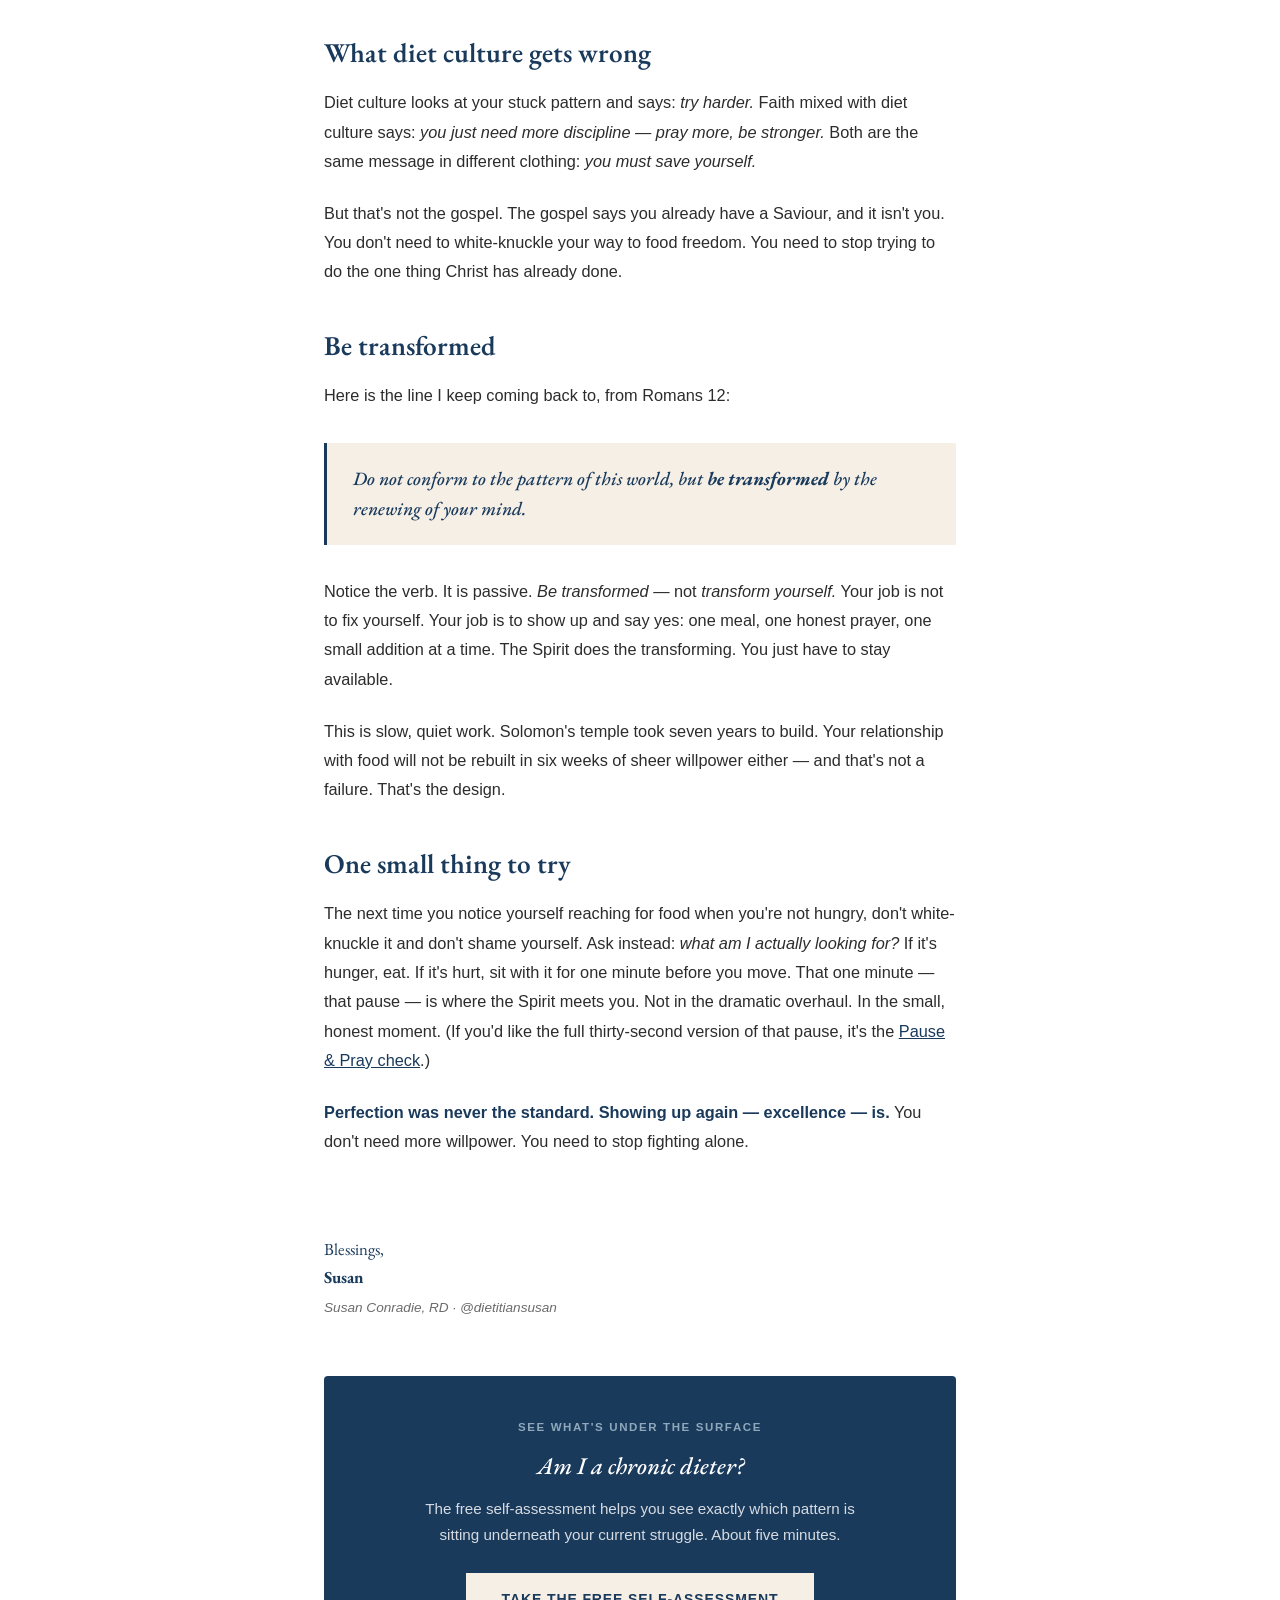
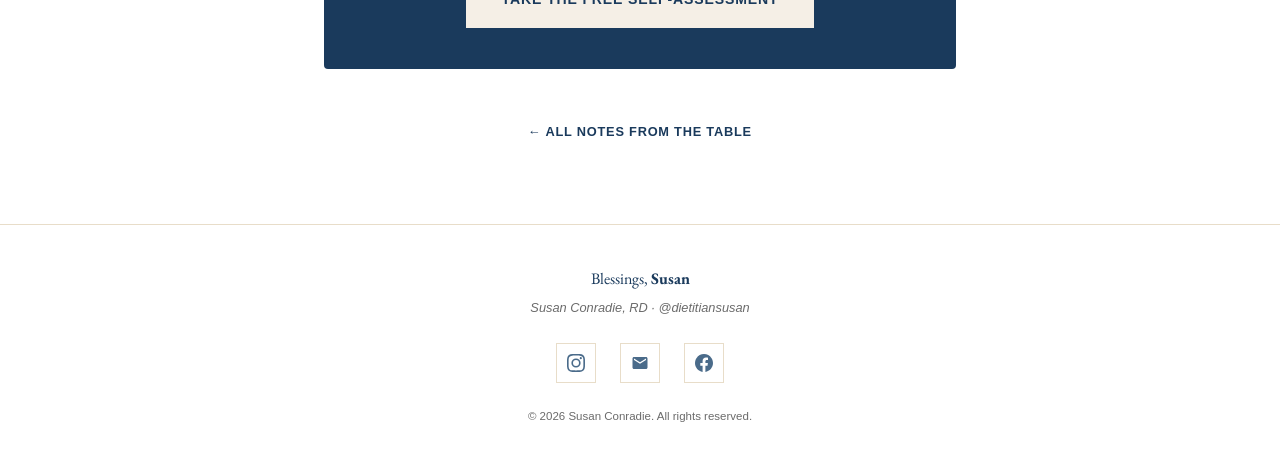
<file: blog/not-about-willpower.html>
<!DOCTYPE html>
<html lang="en">
<head>
  <meta charset="UTF-8">
  <meta name="viewport" content="width=device-width, initial-scale=1.0">
  <meta name="description" content="Emotional eating was never a willpower problem. Susan Conradie on the iceberg beneath our struggle with food, and the passive verb in Romans 12: be transformed.">
  <title>What If It's Not About Willpower? — Notes from the Table | Susan Conradie, RD</title>
  <link rel="preconnect" href="https://fonts.googleapis.com">
  <link rel="preconnect" href="https://fonts.gstatic.com" crossorigin>
  <link href="https://fonts.googleapis.com/css2?family=EB+Garamond:ital,wght@0,400;0,500;0,600;0,700;1,400;1,500;1,600;1,700&display=swap" rel="stylesheet">
  <link rel="stylesheet" href="blog.css">
</head>
<body>

  <nav class="site-nav" aria-label="Main">
    <div class="site-nav__inner">
      <a href="/" class="site-nav__brand">Susan Conradie <span>RD</span></a>
      <ul class="site-nav__links">
        <li><a href="/#about">About</a></li>
        <li><a href="/#approach">Approach</a></li>
        <li><a href="/#program">Program</a></li>
        <li><a href="/blog/">Blog</a></li>
        <li><a href="/#signup">Free Quiz</a></li>
      </ul>
    </div>
  </nav>

  <header class="page-head">
    <div class="page-head__inner">
      <div class="page-head__eyebrow">Letters &middot; The root, not the symptom</div>
      <h1>What If It's Not About Willpower?</h1>
      <p style="font-size:0.82rem;color:var(--muted);letter-spacing:0.02em;margin-top:0.5rem;">28 April 2026 &middot; 5 min read</p>
    </div>
  </header>

  <article class="article">
    <p class="article__lead">
      When women hear that food is a wonderful guest but a terrible doctor, the most honest
      question that follows is usually this: <em>okay — but then why can't I just stop?</em>
      The answer you've been handed your whole life is wrong, and it may be the reason you've
      stayed stuck.
    </p>

    <div class="article__body">
      <p>
        The answer most of us have been given is <em>you need more willpower</em>. I want to
        say plainly: that is not the answer. And after thirteen years in clinical practice,
        I've come to believe it may be the very thing keeping women trapped.
      </p>

      <h2>It was never a willpower problem</h2>
      <p>
        In thirteen years of practice, I've watched hundreds of women blame themselves for a
        problem willpower was never designed to solve. Here's what most people don't realise:
        emotional eating is not a character flaw, and it is not a discipline issue. It is a
        coping strategy for something underneath that hasn't been healed yet.
      </p>
      <p>
        We think food is the problem. But food is only the visible tip of the iceberg.
      </p>

      <h2>What's actually under the surface</h2>
      <p>
        Beneath most stuck patterns with food, there is something much harder to look at:
      </p>
      <ul>
        <li><strong>Unhealed hurt</strong> — from childhood, relationships, or losses you never got to grieve.</li>
        <li><strong>Stress</strong> with no outlet, and a nervous system that has never been allowed to rest.</li>
        <li><strong>Loneliness</strong> that goes unnamed because <em>I should be grateful.</em></li>
        <li><strong>Shame</strong> — often decades of it — that you've tried to outrun by being disciplined.</li>
      </ul>
      <p>
        Food is a fast, accessible, socially acceptable way to quiet those things for twenty
        minutes. That is why willpower fails. You cannot will yourself out of a wound. You can
        only heal it.
      </p>

      <div class="scripture-quote">
        <blockquote>"Above all else, guard your heart, for everything you do flows from it."</blockquote>
        <cite>&mdash; Proverbs 4:23</cite>
      </div>

      <p>
        Solomon knew what every good counsellor knows: the heart is upstream of the behaviour.
        If you don't tend the heart, you'll keep treating the symptom while the source keeps
        bleeding.
      </p>

      <h2>What diet culture gets wrong</h2>
      <p>
        Diet culture looks at your stuck pattern and says: <em>try harder.</em> Faith mixed
        with diet culture says: <em>you just need more discipline — pray more, be stronger.</em>
        Both are the same message in different clothing: <em>you must save yourself.</em>
      </p>
      <p>
        But that's not the gospel. The gospel says you already have a Saviour, and it isn't
        you. You don't need to white-knuckle your way to food freedom. You need to stop trying
        to do the one thing Christ has already done.
      </p>

      <h2>Be transformed</h2>
      <p>
        Here is the line I keep coming back to, from Romans 12:
      </p>
      <div class="callout">
        Do not conform to the pattern of this world, but <strong>be transformed</strong> by the
        renewing of your mind.
      </div>
      <p>
        Notice the verb. It is passive. <em>Be transformed</em> — not <em>transform yourself.</em>
        Your job is not to fix yourself. Your job is to show up and say yes: one meal, one
        honest prayer, one small addition at a time. The Spirit does the transforming. You just
        have to stay available.
      </p>
      <p>
        This is slow, quiet work. Solomon's temple took seven years to build. Your relationship
        with food will not be rebuilt in six weeks of sheer willpower either — and that's not a
        failure. That's the design.
      </p>

      <h2>One small thing to try</h2>
      <p>
        The next time you notice yourself reaching for food when you're not hungry, don't
        white-knuckle it and don't shame yourself. Ask instead: <em>what am I actually looking
        for?</em> If it's hunger, eat. If it's hurt, sit with it for one minute before you move.
        That one minute — that pause — is where the Spirit meets you. Not in the dramatic
        overhaul. In the small, honest moment. (If you'd like the full thirty-second version of
        that pause, it's the <a href="a-great-guest-but-a-terrible-doctor.html">Pause &amp; Pray check</a>.)
      </p>
      <p>
        <strong>Perfection was never the standard. Showing up again — excellence — is.</strong>
        You don't need more willpower. You need to stop fighting alone.
      </p>
    </div>
  </article>

  <div class="article__signoff">
    <p>Blessings,<br><strong>Susan</strong><br><span class="role">Susan Conradie, RD &middot; @dietitiansusan</span></p>
  </div>

  <section class="post-cta">
    <div class="post-cta__inner">
      <div class="post-cta__eyebrow">See what's under the surface</div>
      <h2>Am I a chronic dieter?</h2>
      <p>
        The free self-assessment helps you see exactly which pattern is sitting underneath your
        current struggle. About five minutes.
      </p>
      <a href="/#signup" class="post-cta__btn">Take the Free Self-Assessment</a>
    </div>
  </section>

  <nav class="article-foot" aria-label="Blog">
    <a href="/blog/">&larr; All notes from the table</a>
  </nav>

  <footer class="site-footer">
    <div class="container">
      <p class="site-footer__sig">Blessings, <strong>Susan</strong></p>
      <p class="site-footer__role">Susan Conradie, RD &middot; @dietitiansusan</p>
      <div class="site-footer__social">
        <a href="https://www.instagram.com/dietitiansusan/" target="_blank" rel="noopener" aria-label="Follow on Instagram">
          <svg viewBox="0 0 24 24"><path d="M12 2.163c3.204 0 3.584.012 4.85.07 3.252.148 4.771 1.691 4.919 4.919.058 1.265.069 1.645.069 4.849 0 3.205-.012 3.584-.069 4.849-.149 3.225-1.664 4.771-4.919 4.919-1.266.058-1.644.07-4.85.07-3.204 0-3.584-.012-4.849-.07-3.26-.149-4.771-1.699-4.919-4.92-.058-1.265-.07-1.644-.07-4.849 0-3.204.013-3.583.07-4.849.149-3.227 1.664-4.771 4.919-4.919 1.266-.057 1.645-.069 4.849-.069zM12 0C8.741 0 8.333.014 7.053.072 2.695.272.273 2.69.073 7.052.014 8.333 0 8.741 0 12c0 3.259.014 3.668.072 4.948.2 4.358 2.618 6.78 6.98 6.98C8.333 23.986 8.741 24 12 24c3.259 0 3.668-.014 4.948-.072 4.354-.2 6.782-2.618 6.979-6.98.059-1.28.073-1.689.073-4.948 0-3.259-.014-3.667-.072-4.947-.196-4.354-2.617-6.78-6.979-6.98C15.668.014 15.259 0 12 0zm0 5.838a6.162 6.162 0 100 12.324 6.162 6.162 0 000-12.324zM12 16a4 4 0 110-8 4 4 0 010 8zm6.406-11.845a1.44 1.44 0 100 2.881 1.44 1.44 0 000-2.881z"/></svg>
        </a>
        <a href="mailto:susan@healthybites.co.za" aria-label="Send email">
          <svg viewBox="0 0 24 24"><path d="M20 4H4c-1.1 0-2 .9-2 2v12c0 1.1.9 2 2 2h16c1.1 0 2-.9 2-2V6c0-1.1-.9-2-2-2zm0 4l-8 5-8-5V6l8 5 8-5v2z"/></svg>
        </a>
        <a href="https://www.facebook.com/healthybitesdietetics/" target="_blank" rel="noopener" aria-label="Follow on Facebook">
          <svg viewBox="0 0 24 24"><path d="M24 12.073c0-6.627-5.373-12-12-12s-12 5.373-12 12c0 5.99 4.388 10.954 10.125 11.854v-8.385H7.078v-3.47h3.047V9.43c0-3.007 1.792-4.669 4.533-4.669 1.312 0 2.686.235 2.686.235v2.953H15.83c-1.491 0-1.956.925-1.956 1.874v2.25h3.328l-.532 3.47h-2.796v8.385C19.612 23.027 24 18.062 24 12.073z"/></svg>
        </a>
      </div>
      <p class="site-footer__legal">&copy; 2026 Susan Conradie. All rights reserved.</p>
    </div>
  </footer>

  <script>
    const nav = document.querySelector('.site-nav');
    window.addEventListener('scroll', () => {
      nav.classList.toggle('scrolled', window.scrollY > 20);
    }, { passive: true });
  </script>

</body>
</html>
</file>
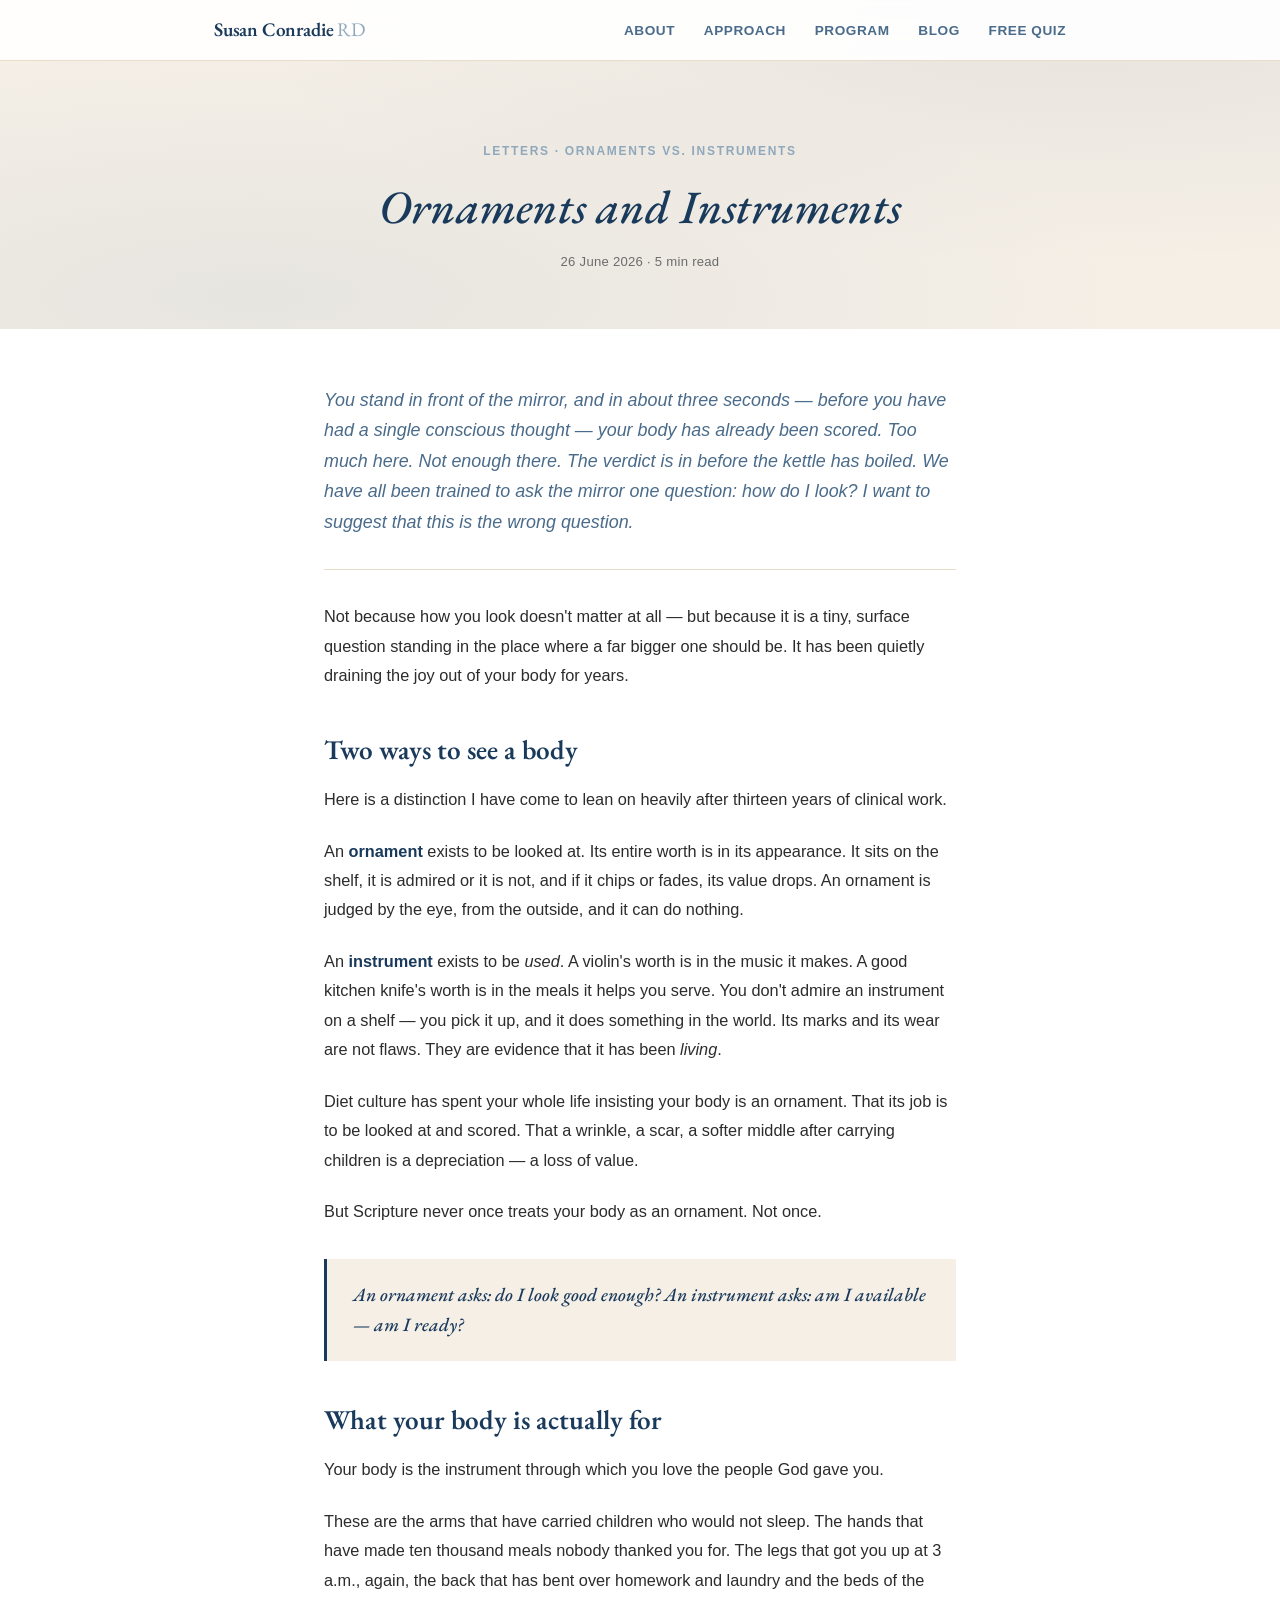
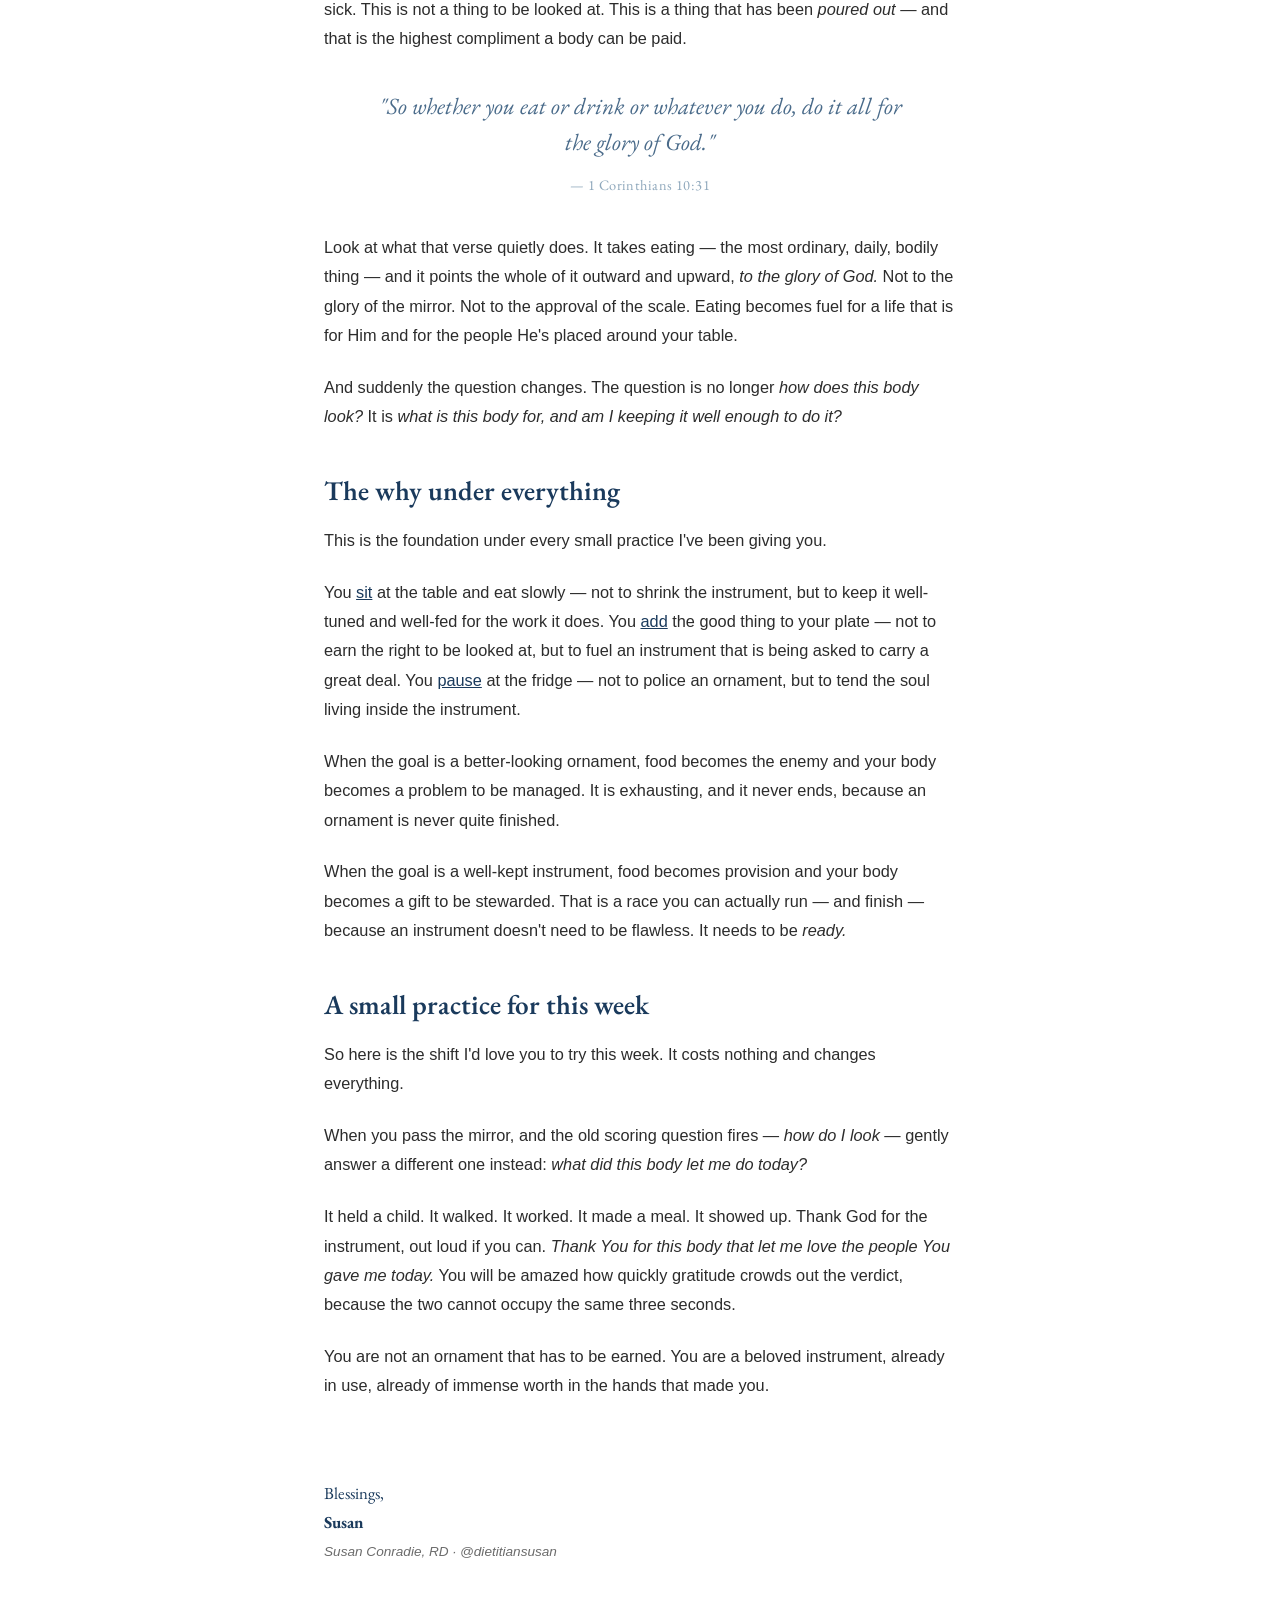
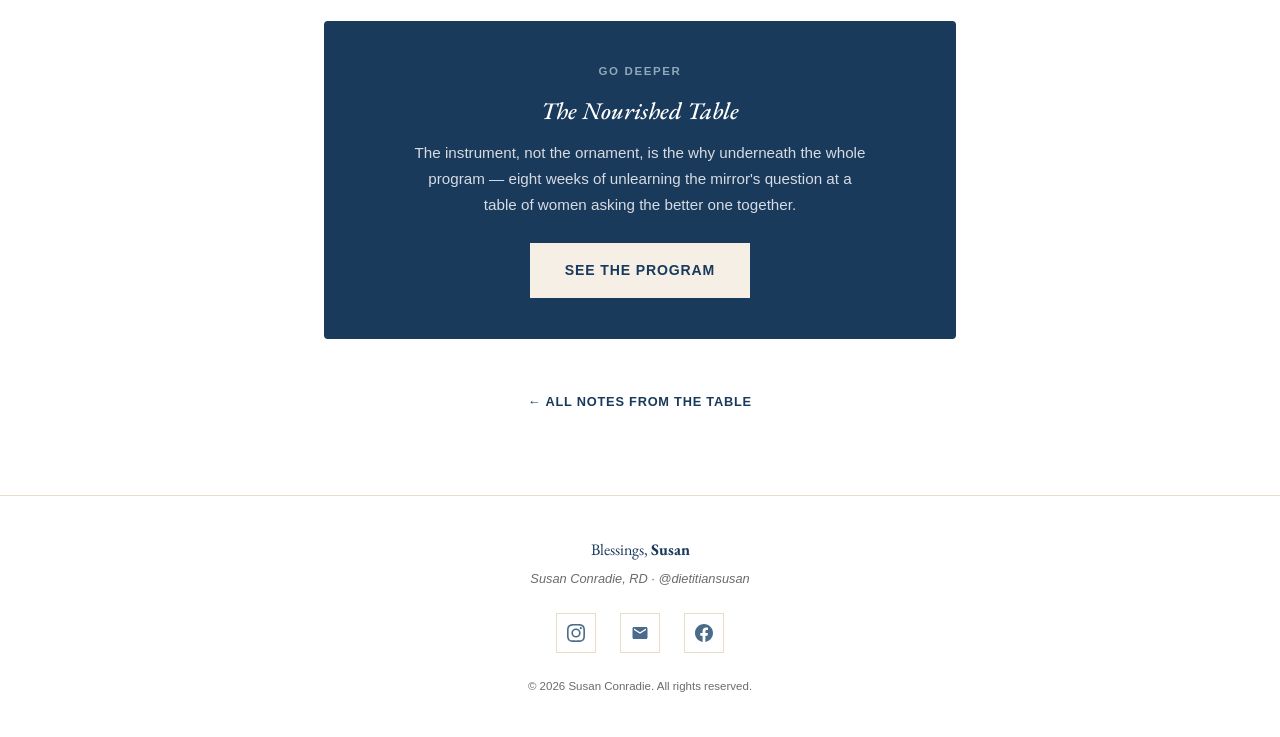
<file: blog/ornaments-and-instruments.html>
<!DOCTYPE html>
<html lang="en">
<head>
  <meta charset="UTF-8">
  <meta name="viewport" content="width=device-width, initial-scale=1.0">
  <meta name="description" content="Are you tending your body to be displayed, or to be used? Susan Conradie on the question the mirror can't answer — and why Scripture never once treats your body as an ornament.">
  <title>Ornaments and Instruments — Notes from the Table | Susan Conradie, RD</title>
  <link rel="preconnect" href="https://fonts.googleapis.com">
  <link rel="preconnect" href="https://fonts.gstatic.com" crossorigin>
  <link href="https://fonts.googleapis.com/css2?family=EB+Garamond:ital,wght@0,400;0,500;0,600;0,700;1,400;1,500;1,600;1,700&display=swap" rel="stylesheet">
  <link rel="stylesheet" href="blog.css">
</head>
<body>

  <nav class="site-nav" aria-label="Main">
    <div class="site-nav__inner">
      <a href="/" class="site-nav__brand">Susan Conradie <span>RD</span></a>
      <ul class="site-nav__links">
        <li><a href="/#about">About</a></li>
        <li><a href="/#approach">Approach</a></li>
        <li><a href="/#program">Program</a></li>
        <li><a href="/blog/">Blog</a></li>
        <li><a href="/#signup">Free Quiz</a></li>
      </ul>
    </div>
  </nav>

  <header class="page-head">
    <div class="page-head__inner">
      <div class="page-head__eyebrow">Letters &middot; Ornaments vs. instruments</div>
      <h1>Ornaments and Instruments</h1>
      <p style="font-size:0.82rem;color:var(--muted);letter-spacing:0.02em;margin-top:0.5rem;">26 June 2026 &middot; 5 min read</p>
    </div>
  </header>

  <article class="article">
    <p class="article__lead">
      You stand in front of the mirror, and in about three seconds — before you have had a
      single conscious thought — your body has already been scored. Too much here. Not enough
      there. The verdict is in before the kettle has boiled. We have all been trained to ask the
      mirror one question: <em>how do I look?</em> I want to suggest that this is the wrong
      question.
    </p>

    <div class="article__body">
      <p>
        Not because how you look doesn't matter at all — but because it is a tiny, surface
        question standing in the place where a far bigger one should be. It has been quietly
        draining the joy out of your body for years.
      </p>

      <h2>Two ways to see a body</h2>
      <p>
        Here is a distinction I have come to lean on heavily after thirteen years of clinical
        work.
      </p>
      <p>
        An <strong>ornament</strong> exists to be looked at. Its entire worth is in its
        appearance. It sits on the shelf, it is admired or it is not, and if it chips or fades,
        its value drops. An ornament is judged by the eye, from the outside, and it can do
        nothing.
      </p>
      <p>
        An <strong>instrument</strong> exists to be <em>used</em>. A violin's worth is in the
        music it makes. A good kitchen knife's worth is in the meals it helps you serve. You
        don't admire an instrument on a shelf — you pick it up, and it does something in the
        world. Its marks and its wear are not flaws. They are evidence that it has been
        <em>living</em>.
      </p>
      <p>
        Diet culture has spent your whole life insisting your body is an ornament. That its job
        is to be looked at and scored. That a wrinkle, a scar, a softer middle after carrying
        children is a depreciation — a loss of value.
      </p>
      <p>
        But Scripture never once treats your body as an ornament. Not once.
      </p>

      <div class="callout">
        An ornament asks: <em>do I look good enough?</em> An instrument asks: <em>am I
        available — am I ready?</em>
      </div>

      <h2>What your body is actually for</h2>
      <p>
        Your body is the instrument through which you love the people God gave you.
      </p>
      <p>
        These are the arms that have carried children who would not sleep. The hands that have
        made ten thousand meals nobody thanked you for. The legs that got you up at 3 a.m.,
        again, the back that has bent over homework and laundry and the beds of the sick. This
        is not a thing to be looked at. This is a thing that has been <em>poured out</em> — and
        that is the highest compliment a body can be paid.
      </p>

      <div class="scripture-quote">
        <blockquote>"So whether you eat or drink or whatever you do, do it all for the glory of God."</blockquote>
        <cite>&mdash; 1 Corinthians 10:31</cite>
      </div>

      <p>
        Look at what that verse quietly does. It takes eating — the most ordinary, daily, bodily
        thing — and it points the whole of it outward and upward, <em>to the glory of God.</em>
        Not to the glory of the mirror. Not to the approval of the scale. Eating becomes fuel
        for a life that is for Him and for the people He's placed around your table.
      </p>
      <p>
        And suddenly the question changes. The question is no longer <em>how does this body
        look?</em> It is <em>what is this body for, and am I keeping it well enough to do
        it?</em>
      </p>

      <h2>The why under everything</h2>
      <p>
        This is the foundation under every small practice I've been giving you.
      </p>
      <p>
        You <a href="setting-your-table.html">sit</a> at the table and eat slowly — not to
        shrink the instrument, but to keep it well-tuned and well-fed for the work it does. You
        <a href="add-dont-subtract.html">add</a> the good thing to your plate — not to earn the
        right to be looked at, but to fuel an instrument that is being asked to carry a great
        deal. You <a href="pause-before-you-open-the-fridge.html">pause</a> at the fridge — not
        to police an ornament, but to tend the soul living inside the instrument.
      </p>
      <p>
        When the goal is a better-looking ornament, food becomes the enemy and your body becomes
        a problem to be managed. It is exhausting, and it never ends, because an ornament is
        never quite finished.
      </p>
      <p>
        When the goal is a well-kept instrument, food becomes provision and your body becomes a
        gift to be stewarded. That is a race you can actually run — and finish — because an
        instrument doesn't need to be flawless. It needs to be <em>ready.</em>
      </p>

      <h2>A small practice for this week</h2>
      <p>
        So here is the shift I'd love you to try this week. It costs nothing and changes
        everything.
      </p>
      <p>
        When you pass the mirror, and the old scoring question fires — <em>how do I look</em> —
        gently answer a different one instead: <em>what did this body let me do today?</em>
      </p>
      <p>
        It held a child. It walked. It worked. It made a meal. It showed up. Thank God for the
        instrument, out loud if you can. <em>Thank You for this body that let me love the people
        You gave me today.</em> You will be amazed how quickly gratitude crowds out the verdict,
        because the two cannot occupy the same three seconds.
      </p>
      <p>
        You are not an ornament that has to be earned. You are a beloved instrument, already in
        use, already of immense worth in the hands that made you.
      </p>
    </div>
  </article>

  <div class="article__signoff">
    <p>Blessings,<br><strong>Susan</strong><br><span class="role">Susan Conradie, RD &middot; @dietitiansusan</span></p>
  </div>

  <section class="post-cta">
    <div class="post-cta__inner">
      <div class="post-cta__eyebrow">Go deeper</div>
      <h2>The Nourished Table</h2>
      <p>
        The instrument, not the ornament, is the why underneath the whole program — eight weeks
        of unlearning the mirror's question at a table of women asking the better one together.
      </p>
      <a href="/#program" class="post-cta__btn">See the Program</a>
    </div>
  </section>

  <nav class="article-foot" aria-label="Blog">
    <a href="/blog/">&larr; All notes from the table</a>
  </nav>

  <footer class="site-footer">
    <div class="container">
      <p class="site-footer__sig">Blessings, <strong>Susan</strong></p>
      <p class="site-footer__role">Susan Conradie, RD &middot; @dietitiansusan</p>
      <div class="site-footer__social">
        <a href="https://www.instagram.com/dietitiansusan/" target="_blank" rel="noopener" aria-label="Follow on Instagram">
          <svg viewBox="0 0 24 24"><path d="M12 2.163c3.204 0 3.584.012 4.85.07 3.252.148 4.771 1.691 4.919 4.919.058 1.265.069 1.645.069 4.849 0 3.205-.012 3.584-.069 4.849-.149 3.225-1.664 4.771-4.919 4.919-1.266.058-1.644.07-4.85.07-3.204 0-3.584-.012-4.849-.07-3.26-.149-4.771-1.699-4.919-4.92-.058-1.265-.07-1.644-.07-4.849 0-3.204.013-3.583.07-4.849.149-3.227 1.664-4.771 4.919-4.919 1.266-.057 1.645-.069 4.849-.069zM12 0C8.741 0 8.333.014 7.053.072 2.695.272.273 2.69.073 7.052.014 8.333 0 8.741 0 12c0 3.259.014 3.668.072 4.948.2 4.358 2.618 6.78 6.98 6.98C8.333 23.986 8.741 24 12 24c3.259 0 3.668-.014 4.948-.072 4.354-.2 6.782-2.618 6.979-6.98.059-1.28.073-1.689.073-4.948 0-3.259-.014-3.667-.072-4.947-.196-4.354-2.617-6.78-6.979-6.98C15.668.014 15.259 0 12 0zm0 5.838a6.162 6.162 0 100 12.324 6.162 6.162 0 000-12.324zM12 16a4 4 0 110-8 4 4 0 010 8zm6.406-11.845a1.44 1.44 0 100 2.881 1.44 1.44 0 000-2.881z"/></svg>
        </a>
        <a href="mailto:susan@healthybites.co.za" aria-label="Send email">
          <svg viewBox="0 0 24 24"><path d="M20 4H4c-1.1 0-2 .9-2 2v12c0 1.1.9 2 2 2h16c1.1 0 2-.9 2-2V6c0-1.1-.9-2-2-2zm0 4l-8 5-8-5V6l8 5 8-5v2z"/></svg>
        </a>
        <a href="https://www.facebook.com/healthybitesdietetics/" target="_blank" rel="noopener" aria-label="Follow on Facebook">
          <svg viewBox="0 0 24 24"><path d="M24 12.073c0-6.627-5.373-12-12-12s-12 5.373-12 12c0 5.99 4.388 10.954 10.125 11.854v-8.385H7.078v-3.47h3.047V9.43c0-3.007 1.792-4.669 4.533-4.669 1.312 0 2.686.235 2.686.235v2.953H15.83c-1.491 0-1.956.925-1.956 1.874v2.25h3.328l-.532 3.47h-2.796v8.385C19.612 23.027 24 18.062 24 12.073z"/></svg>
        </a>
      </div>
      <p class="site-footer__legal">&copy; 2026 Susan Conradie. All rights reserved.</p>
    </div>
  </footer>

  <script>
    const nav = document.querySelector('.site-nav');
    window.addEventListener('scroll', () => {
      nav.classList.toggle('scrolled', window.scrollY > 20);
    }, { passive: true });
  </script>

</body>
</html>
</file>
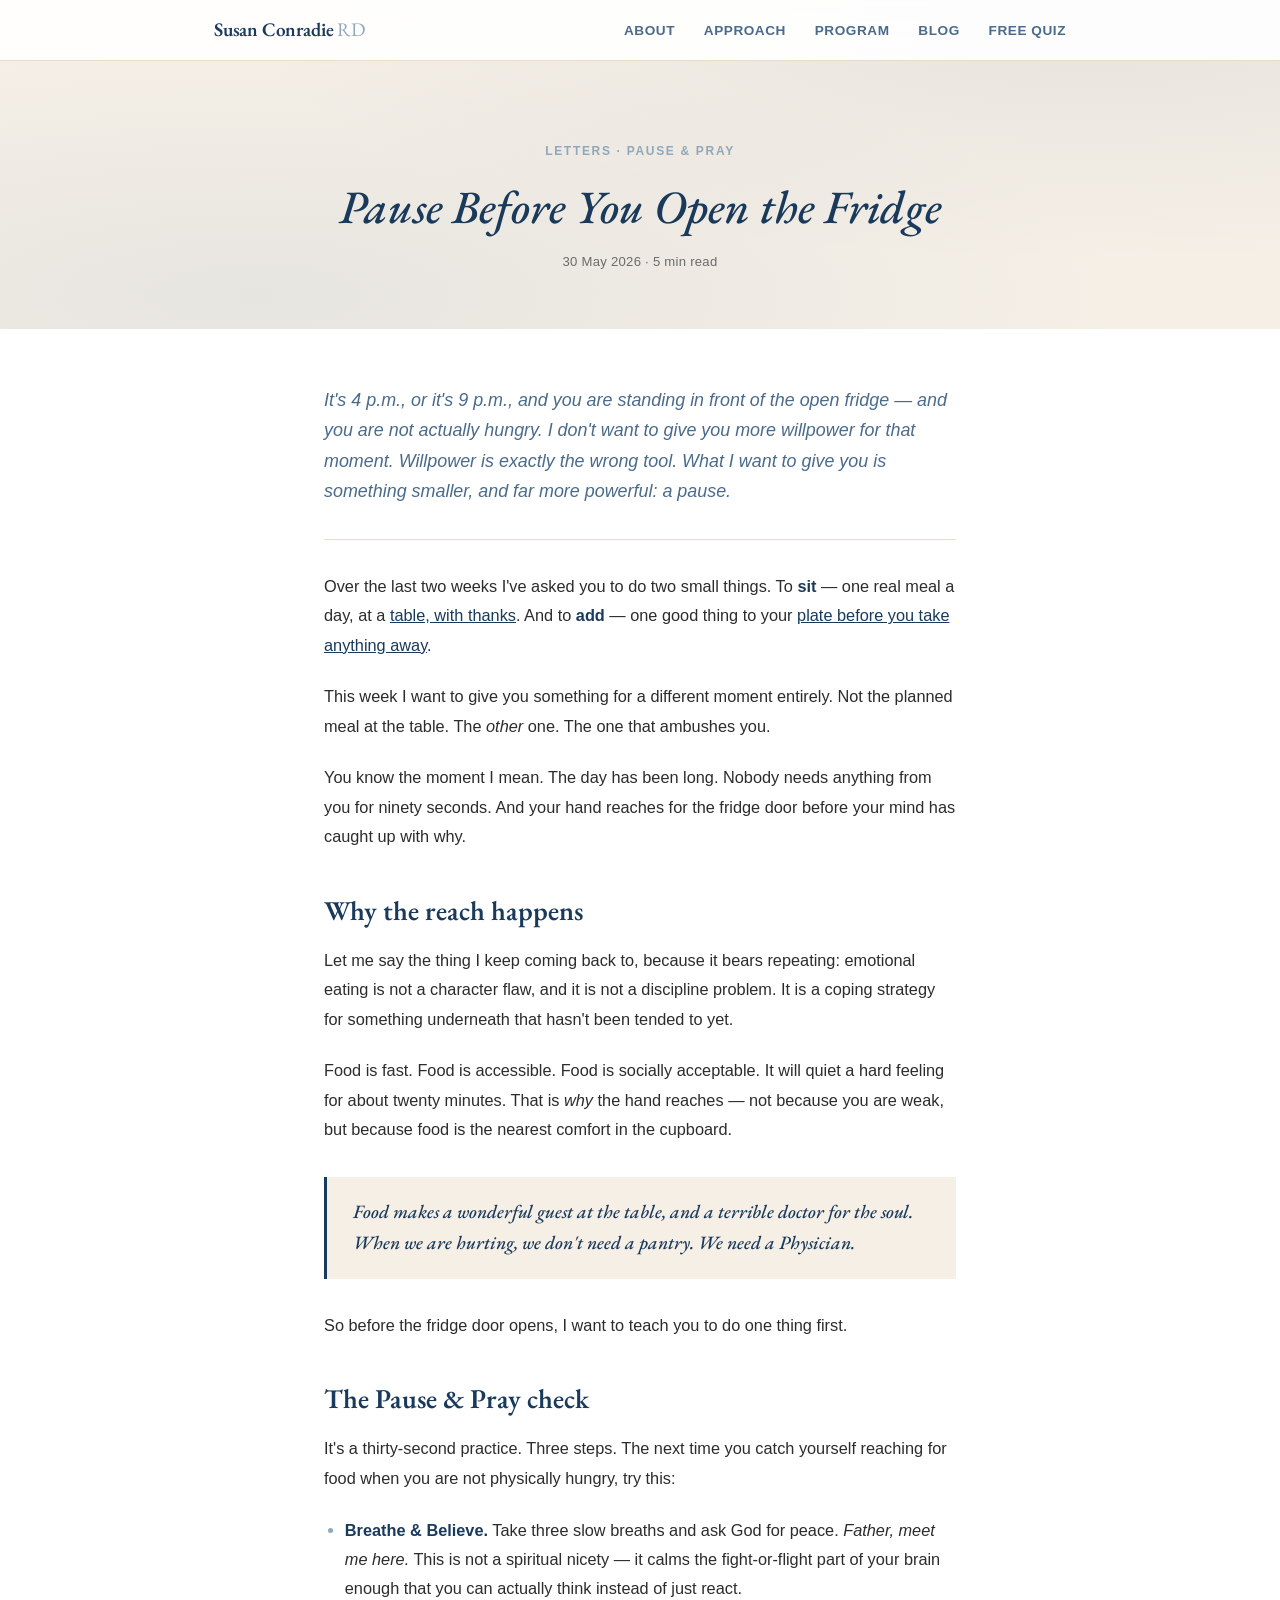
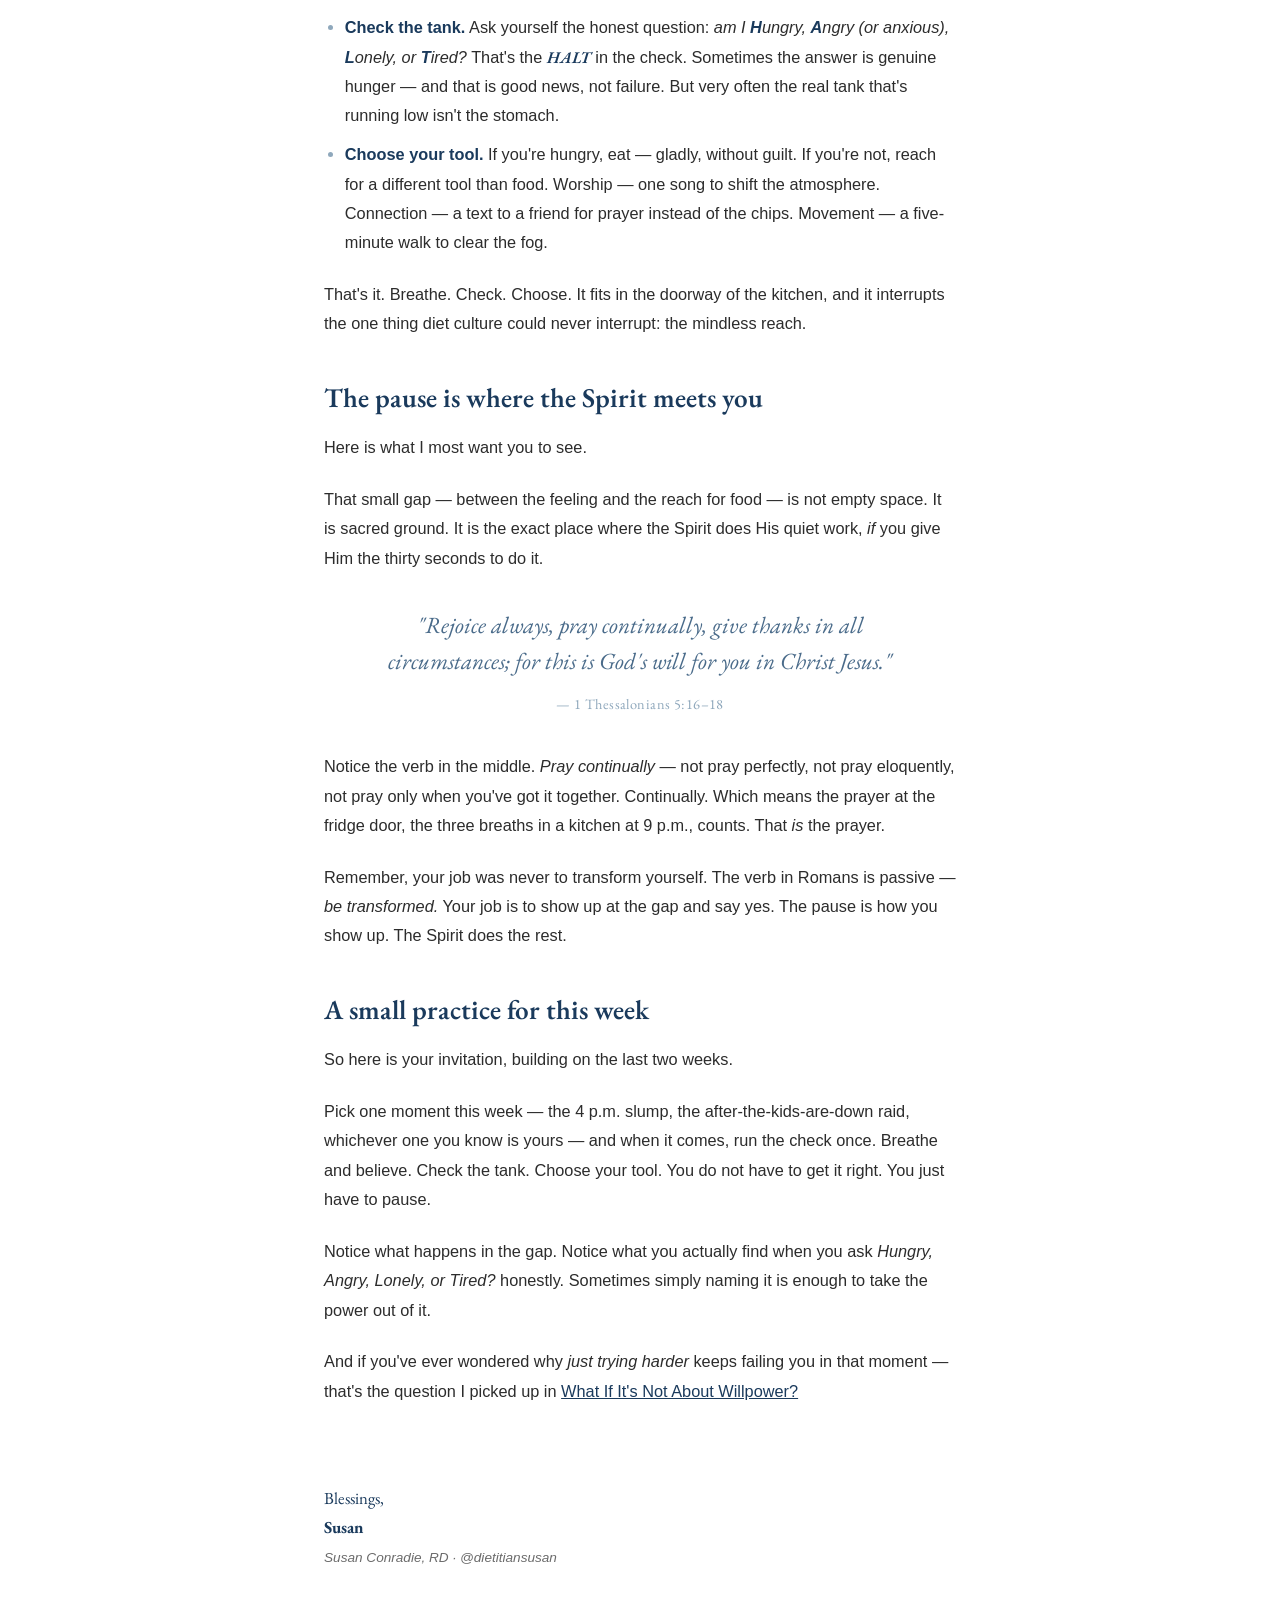
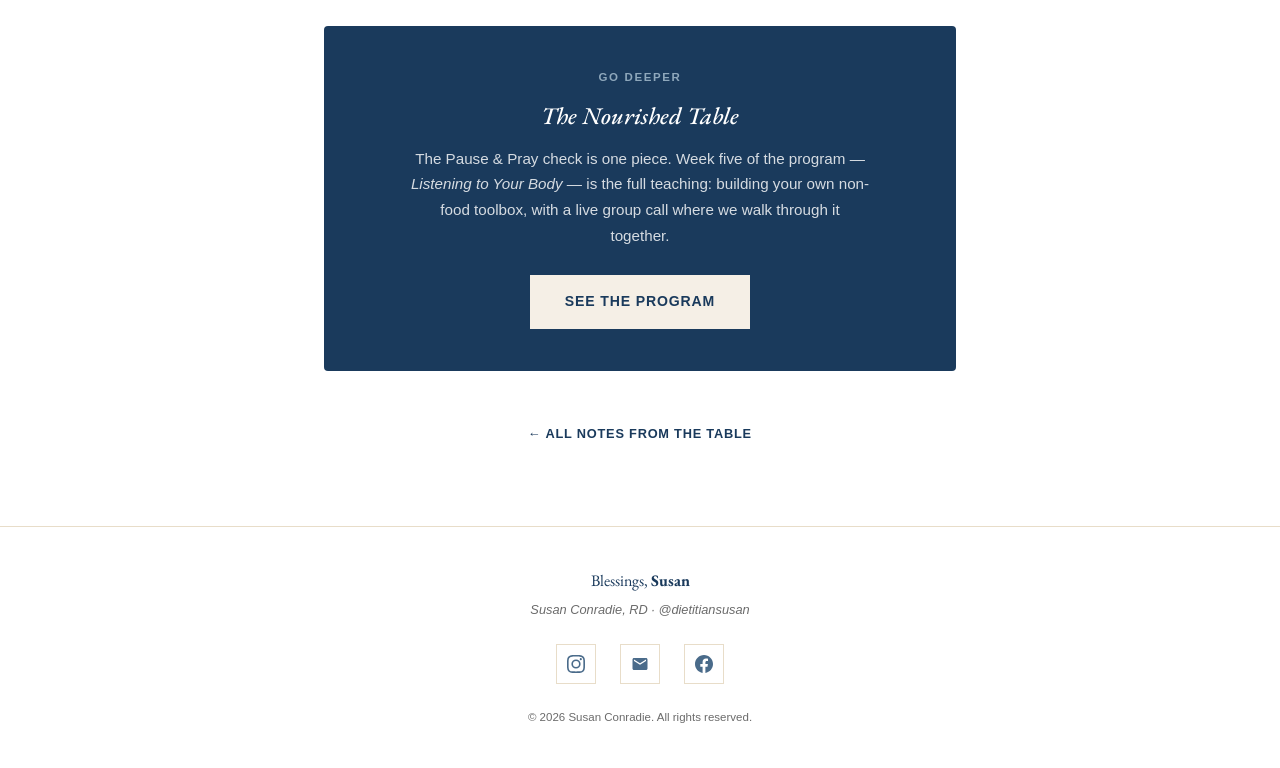
<file: blog/pause-before-you-open-the-fridge.html>
<!DOCTYPE html>
<html lang="en">
<head>
  <meta charset="UTF-8">
  <meta name="viewport" content="width=device-width, initial-scale=1.0">
  <meta name="description" content="The 4 p.m. fridge. The 9 p.m. raid. Susan Conradie on the thirty-second Pause & Pray check — and why the small gap between feeling and reach is sacred ground where the Spirit meets you.">
  <title>Pause Before You Open the Fridge — Notes from the Table | Susan Conradie, RD</title>
  <link rel="preconnect" href="https://fonts.googleapis.com">
  <link rel="preconnect" href="https://fonts.gstatic.com" crossorigin>
  <link href="https://fonts.googleapis.com/css2?family=EB+Garamond:ital,wght@0,400;0,500;0,600;0,700;1,400;1,500;1,600;1,700&display=swap" rel="stylesheet">
  <link rel="stylesheet" href="blog.css">
</head>
<body>

  <nav class="site-nav" aria-label="Main">
    <div class="site-nav__inner">
      <a href="/" class="site-nav__brand">Susan Conradie <span>RD</span></a>
      <ul class="site-nav__links">
        <li><a href="/#about">About</a></li>
        <li><a href="/#approach">Approach</a></li>
        <li><a href="/#program">Program</a></li>
        <li><a href="/blog/">Blog</a></li>
        <li><a href="/#signup">Free Quiz</a></li>
      </ul>
    </div>
  </nav>

  <header class="page-head">
    <div class="page-head__inner">
      <div class="page-head__eyebrow">Letters &middot; Pause &amp; Pray</div>
      <h1>Pause Before You Open the Fridge</h1>
      <p style="font-size:0.82rem;color:var(--muted);letter-spacing:0.02em;margin-top:0.5rem;">30 May 2026 &middot; 5 min read</p>
    </div>
  </header>

  <article class="article">
    <p class="article__lead">
      It's 4 p.m., or it's 9 p.m., and you are standing in front of the open fridge — and you
      are not actually hungry. I don't want to give you more willpower for that moment.
      Willpower is exactly the wrong tool. What I want to give you is something smaller, and
      far more powerful: <em>a pause.</em>
    </p>

    <div class="article__body">
      <p>
        Over the last two weeks I've asked you to do two small things. To <strong>sit</strong> — one
        real meal a day, at a <a href="setting-your-table.html">table, with thanks</a>. And to
        <strong>add</strong> — one good thing to your <a href="add-dont-subtract.html">plate
        before you take anything away</a>.
      </p>
      <p>
        This week I want to give you something for a different moment entirely. Not the planned
        meal at the table. The <em>other</em> one. The one that ambushes you.
      </p>
      <p>
        You know the moment I mean. The day has been long. Nobody needs anything from you for
        ninety seconds. And your hand reaches for the fridge door before your mind has caught up
        with why.
      </p>

      <h2>Why the reach happens</h2>
      <p>
        Let me say the thing I keep coming back to, because it bears repeating: emotional eating
        is not a character flaw, and it is not a discipline problem. It is a coping strategy for
        something underneath that hasn't been tended to yet.
      </p>
      <p>
        Food is fast. Food is accessible. Food is socially acceptable. It will quiet a hard
        feeling for about twenty minutes. That is <em>why</em> the hand reaches — not because
        you are weak, but because food is the nearest comfort in the cupboard.
      </p>

      <div class="callout">
        Food makes a wonderful guest at the table, and a terrible doctor for the soul. When we
        are hurting, we don't need a pantry. We need a Physician.
      </div>

      <p>
        So before the fridge door opens, I want to teach you to do one thing first.
      </p>

      <h2>The Pause &amp; Pray check</h2>
      <p>
        It's a thirty-second practice. Three steps. The next time you catch yourself reaching
        for food when you are not physically hungry, try this:
      </p>
      <ul>
        <li><strong>Breathe &amp; Believe.</strong> Take three slow breaths and ask God for peace.
          <em>Father, meet me here.</em> This is not a spiritual nicety — it calms the
          fight-or-flight part of your brain enough that you can actually think instead of just
          react.</li>
        <li><strong>Check the tank.</strong> Ask yourself the honest question: <em>am I
          <strong>H</strong>ungry, <strong>A</strong>ngry (or anxious), <strong>L</strong>onely,
          or <strong>T</strong>ired?</em> That's the <span class="framework">HALT</span> in the
          check. Sometimes the answer is genuine hunger — and that is good news, not failure.
          But very often the real tank that's running low isn't the stomach.</li>
        <li><strong>Choose your tool.</strong> If you're hungry, eat — gladly, without guilt. If
          you're not, reach for a different tool than food. Worship — one song to shift the
          atmosphere. Connection — a text to a friend for prayer instead of the chips. Movement
          — a five-minute walk to clear the fog.</li>
      </ul>
      <p>
        That's it. Breathe. Check. Choose. It fits in the doorway of the kitchen, and it
        interrupts the one thing diet culture could never interrupt: the mindless reach.
      </p>

      <h2>The pause is where the Spirit meets you</h2>
      <p>
        Here is what I most want you to see.
      </p>
      <p>
        That small gap — between the feeling and the reach for food — is not empty space. It is
        sacred ground. It is the exact place where the Spirit does His quiet work, <em>if</em>
        you give Him the thirty seconds to do it.
      </p>

      <div class="scripture-quote">
        <blockquote>"Rejoice always, pray continually, give thanks in all circumstances; for this is God's will for you in Christ Jesus."</blockquote>
        <cite>&mdash; 1 Thessalonians 5:16&ndash;18</cite>
      </div>

      <p>
        Notice the verb in the middle. <em>Pray continually</em> — not pray perfectly, not pray
        eloquently, not pray only when you've got it together. Continually. Which means the
        prayer at the fridge door, the three breaths in a kitchen at 9 p.m., counts. That
        <em>is</em> the prayer.
      </p>
      <p>
        Remember, your job was never to transform yourself. The verb in Romans is passive —
        <em>be transformed.</em> Your job is to show up at the gap and say yes. The pause is how
        you show up. The Spirit does the rest.
      </p>

      <h2>A small practice for this week</h2>
      <p>
        So here is your invitation, building on the last two weeks.
      </p>
      <p>
        Pick one moment this week — the 4 p.m. slump, the after-the-kids-are-down raid,
        whichever one you know is yours — and when it comes, run the check once. Breathe and
        believe. Check the tank. Choose your tool. You do not have to get it right. You just
        have to pause.
      </p>
      <p>
        Notice what happens in the gap. Notice what you actually find when you ask <em>Hungry,
        Angry, Lonely, or Tired?</em> honestly. Sometimes simply naming it is enough to take the
        power out of it.
      </p>
      <p>
        And if you've ever wondered why <em>just trying harder</em> keeps failing you in that
        moment — that's the question I picked up in
        <a href="not-about-willpower.html">What If It's Not About Willpower?</a>
      </p>
    </div>
  </article>

  <div class="article__signoff">
    <p>Blessings,<br><strong>Susan</strong><br><span class="role">Susan Conradie, RD &middot; @dietitiansusan</span></p>
  </div>

  <section class="post-cta">
    <div class="post-cta__inner">
      <div class="post-cta__eyebrow">Go deeper</div>
      <h2>The Nourished Table</h2>
      <p>
        The Pause &amp; Pray check is one piece. Week five of the program — <em>Listening to
        Your Body</em> — is the full teaching: building your own non-food toolbox, with a live
        group call where we walk through it together.
      </p>
      <a href="/#program" class="post-cta__btn">See the Program</a>
    </div>
  </section>

  <nav class="article-foot" aria-label="Blog">
    <a href="/blog/">&larr; All notes from the table</a>
  </nav>

  <footer class="site-footer">
    <div class="container">
      <p class="site-footer__sig">Blessings, <strong>Susan</strong></p>
      <p class="site-footer__role">Susan Conradie, RD &middot; @dietitiansusan</p>
      <div class="site-footer__social">
        <a href="https://www.instagram.com/dietitiansusan/" target="_blank" rel="noopener" aria-label="Follow on Instagram">
          <svg viewBox="0 0 24 24"><path d="M12 2.163c3.204 0 3.584.012 4.85.07 3.252.148 4.771 1.691 4.919 4.919.058 1.265.069 1.645.069 4.849 0 3.205-.012 3.584-.069 4.849-.149 3.225-1.664 4.771-4.919 4.919-1.266.058-1.644.07-4.85.07-3.204 0-3.584-.012-4.849-.07-3.26-.149-4.771-1.699-4.919-4.92-.058-1.265-.07-1.644-.07-4.849 0-3.204.013-3.583.07-4.849.149-3.227 1.664-4.771 4.919-4.919 1.266-.057 1.645-.069 4.849-.069zM12 0C8.741 0 8.333.014 7.053.072 2.695.272.273 2.69.073 7.052.014 8.333 0 8.741 0 12c0 3.259.014 3.668.072 4.948.2 4.358 2.618 6.78 6.98 6.98C8.333 23.986 8.741 24 12 24c3.259 0 3.668-.014 4.948-.072 4.354-.2 6.782-2.618 6.979-6.98.059-1.28.073-1.689.073-4.948 0-3.259-.014-3.667-.072-4.947-.196-4.354-2.617-6.78-6.979-6.98C15.668.014 15.259 0 12 0zm0 5.838a6.162 6.162 0 100 12.324 6.162 6.162 0 000-12.324zM12 16a4 4 0 110-8 4 4 0 010 8zm6.406-11.845a1.44 1.44 0 100 2.881 1.44 1.44 0 000-2.881z"/></svg>
        </a>
        <a href="mailto:susan@healthybites.co.za" aria-label="Send email">
          <svg viewBox="0 0 24 24"><path d="M20 4H4c-1.1 0-2 .9-2 2v12c0 1.1.9 2 2 2h16c1.1 0 2-.9 2-2V6c0-1.1-.9-2-2-2zm0 4l-8 5-8-5V6l8 5 8-5v2z"/></svg>
        </a>
        <a href="https://www.facebook.com/healthybitesdietetics/" target="_blank" rel="noopener" aria-label="Follow on Facebook">
          <svg viewBox="0 0 24 24"><path d="M24 12.073c0-6.627-5.373-12-12-12s-12 5.373-12 12c0 5.99 4.388 10.954 10.125 11.854v-8.385H7.078v-3.47h3.047V9.43c0-3.007 1.792-4.669 4.533-4.669 1.312 0 2.686.235 2.686.235v2.953H15.83c-1.491 0-1.956.925-1.956 1.874v2.25h3.328l-.532 3.47h-2.796v8.385C19.612 23.027 24 18.062 24 12.073z"/></svg>
        </a>
      </div>
      <p class="site-footer__legal">&copy; 2026 Susan Conradie. All rights reserved.</p>
    </div>
  </footer>

  <script>
    const nav = document.querySelector('.site-nav');
    window.addEventListener('scroll', () => {
      nav.classList.toggle('scrolled', window.scrollY > 20);
    }, { passive: true });
  </script>

</body>
</html>
</file>
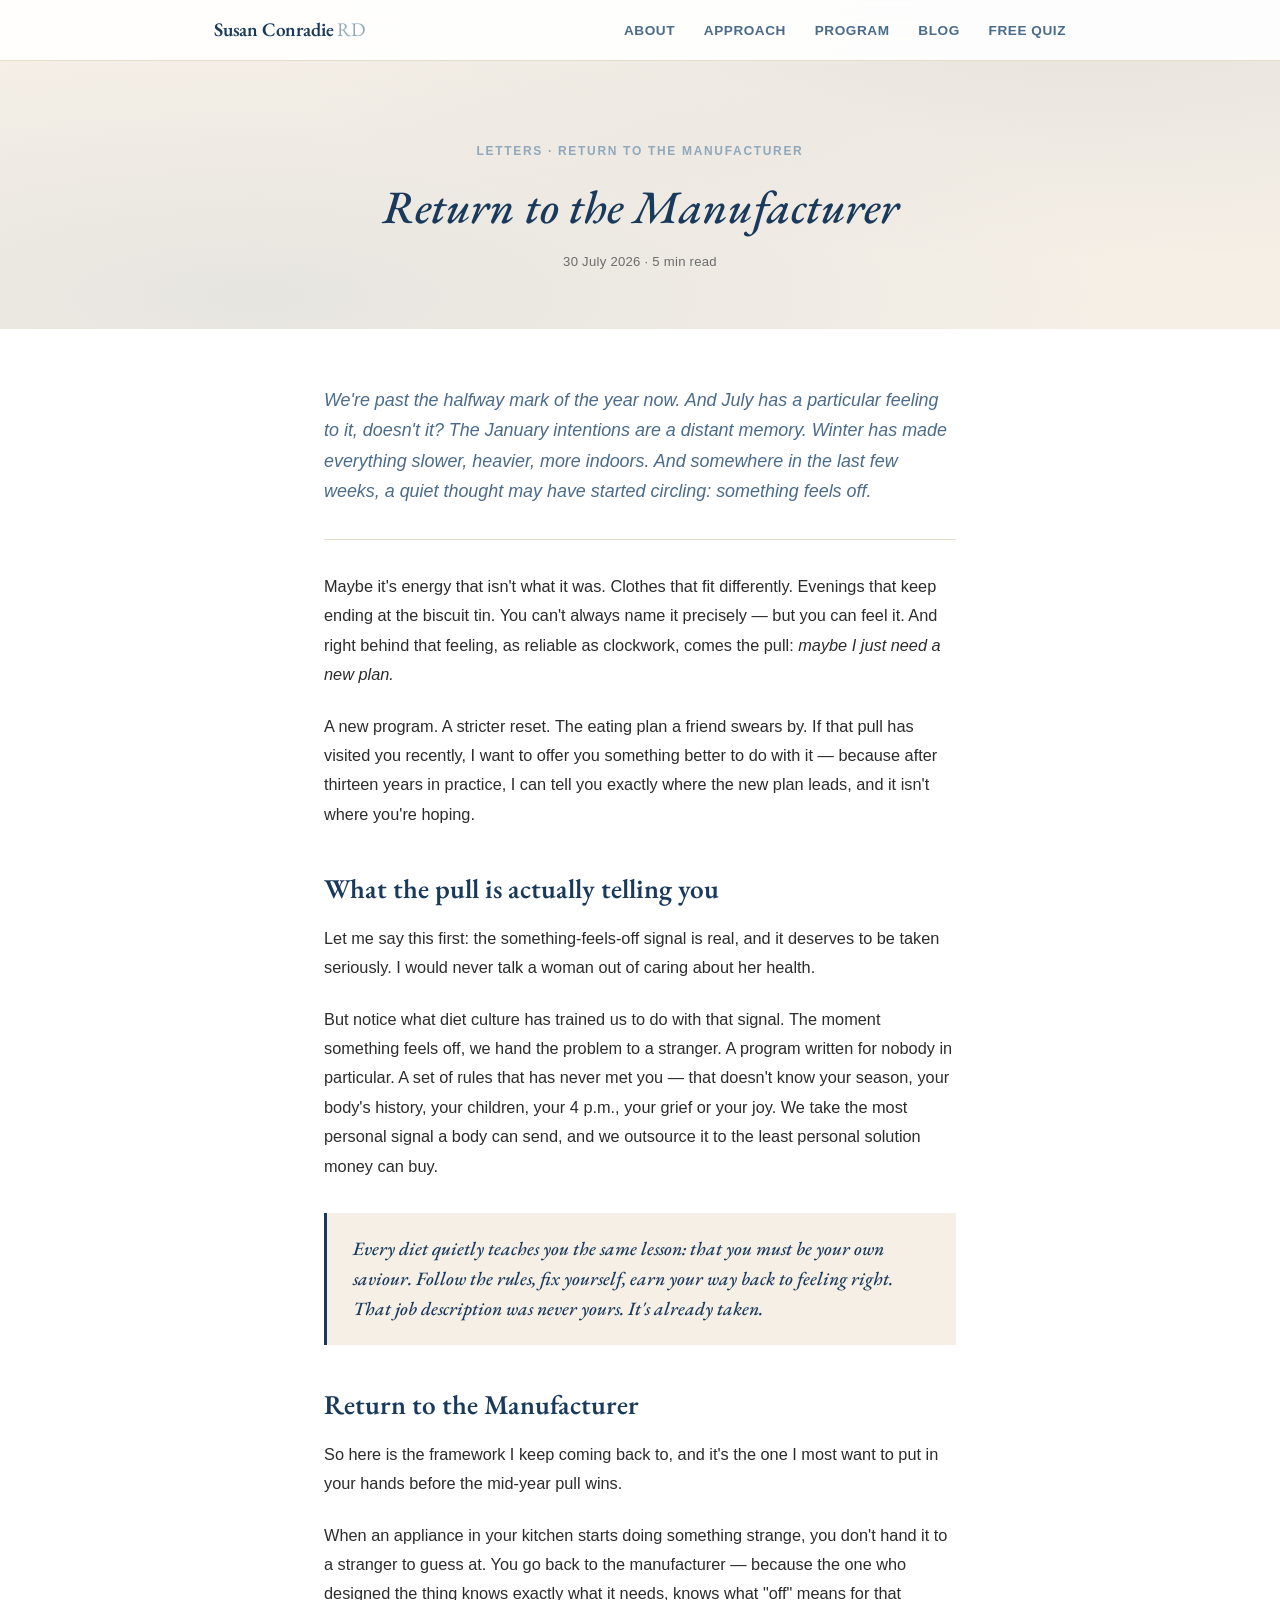
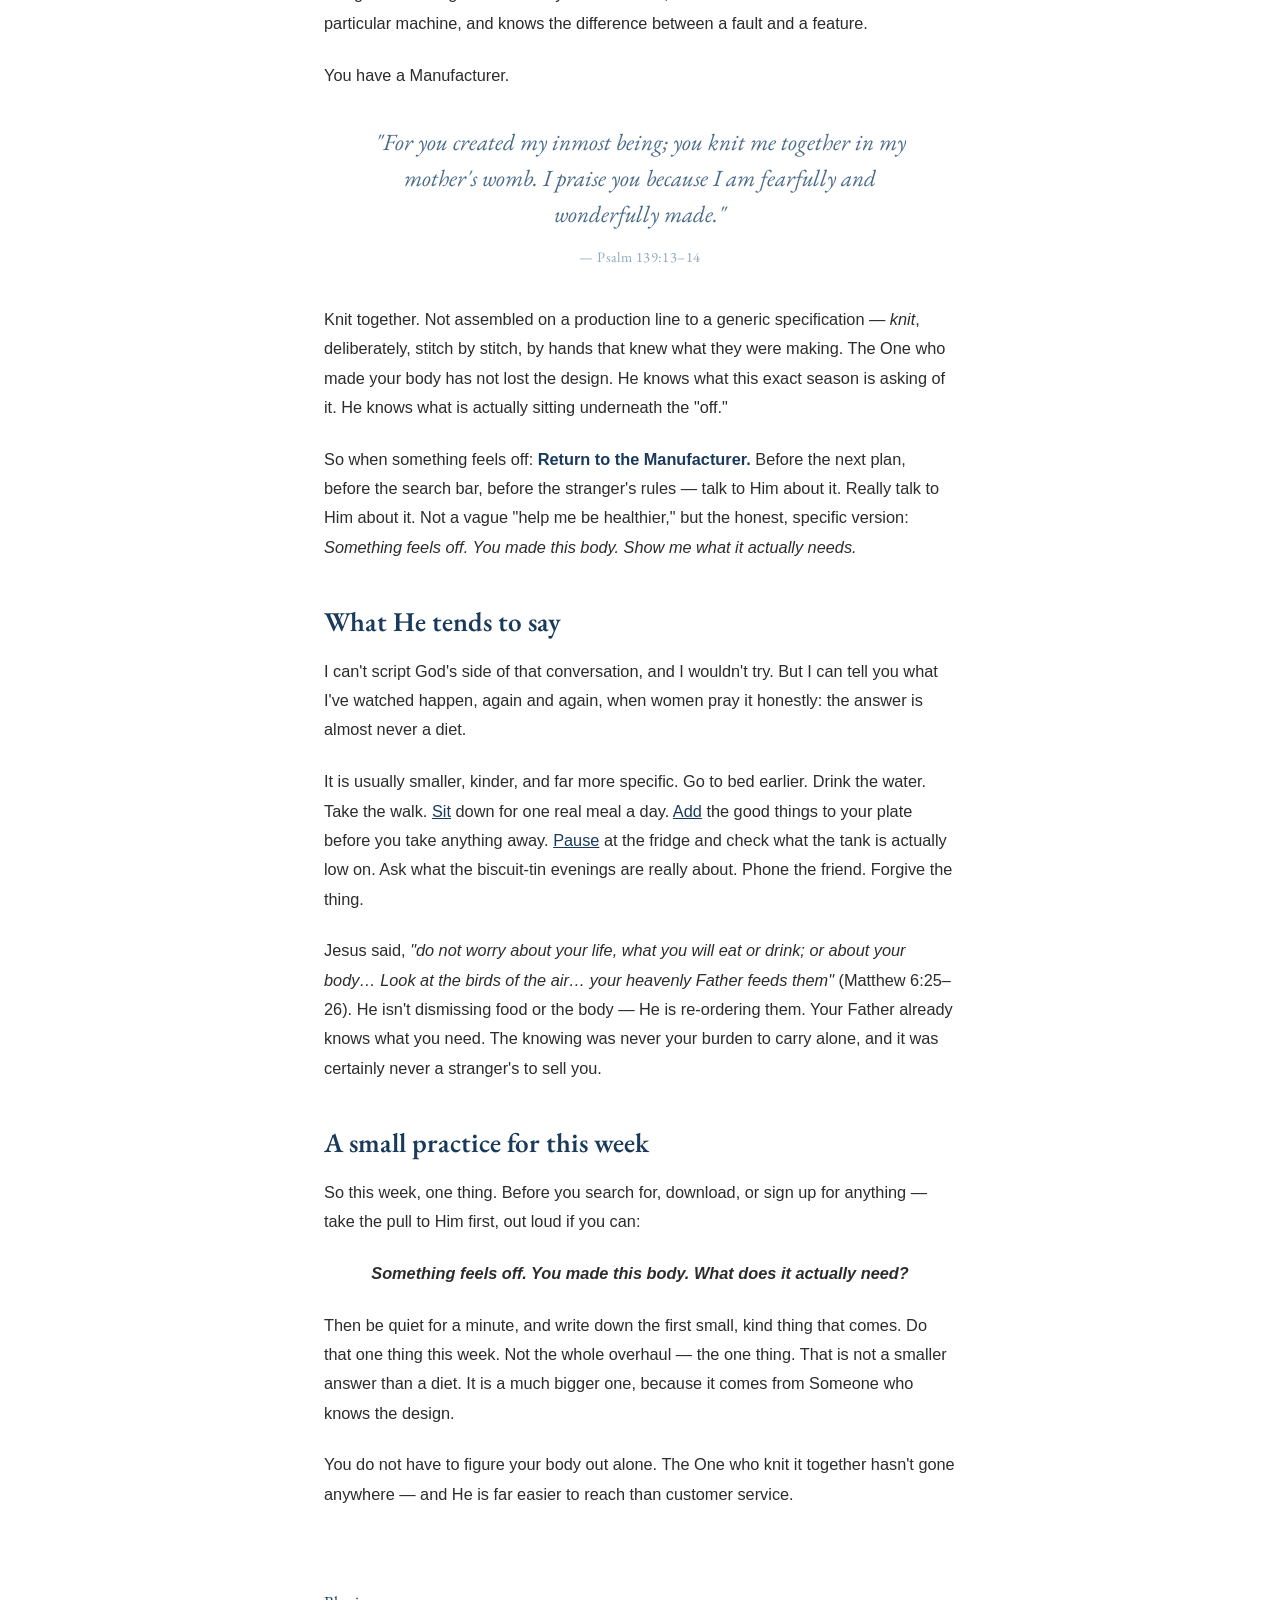
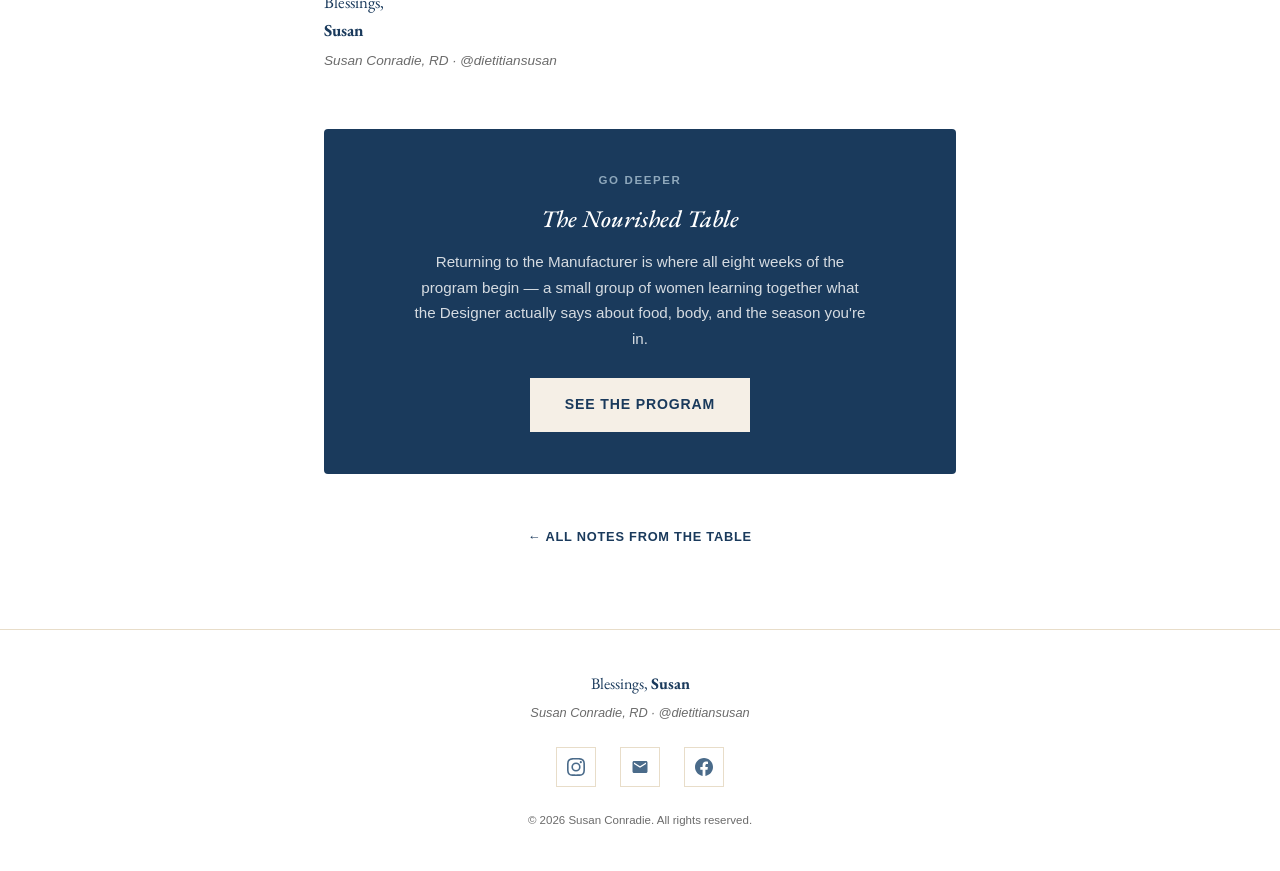
<file: blog/return-to-the-manufacturer.html>
<!DOCTYPE html>
<html lang="en">
<head>
  <meta charset="UTF-8">
  <meta name="viewport" content="width=device-width, initial-scale=1.0">
  <meta name="description" content="Something feels off — and right behind it comes the pull toward another diet. Susan Conradie on returning to the Manufacturer: taking the mid-year pull to the One who knows the design.">
  <title>Return to the Manufacturer — Notes from the Table | Susan Conradie, RD</title>
  <link rel="preconnect" href="https://fonts.googleapis.com">
  <link rel="preconnect" href="https://fonts.gstatic.com" crossorigin>
  <link href="https://fonts.googleapis.com/css2?family=EB+Garamond:ital,wght@0,400;0,500;0,600;0,700;1,400;1,500;1,600;1,700&display=swap" rel="stylesheet">
  <link rel="stylesheet" href="blog.css">
  <style>
    .gate-notice { display: none; max-width: 640px; margin: 4rem auto; padding: 0 1.5rem; text-align: center; font-style: italic; }
    .pre-release .article, .pre-release .article__signoff, .pre-release .post-cta { display: none; }
    .pre-release .gate-notice { display: block; }
  </style>
  <script>
    (function () {
      if (new Date() < new Date('2026-07-30T07:30:00+02:00')) {
        document.documentElement.classList.add('pre-release');
      }
    })();
  </script>
</head>
<body>

  <nav class="site-nav" aria-label="Main">
    <div class="site-nav__inner">
      <a href="/" class="site-nav__brand">Susan Conradie <span>RD</span></a>
      <ul class="site-nav__links">
        <li><a href="/#about">About</a></li>
        <li><a href="/#approach">Approach</a></li>
        <li><a href="/#program">Program</a></li>
        <li><a href="/blog/">Blog</a></li>
        <li><a href="/#signup">Free Quiz</a></li>
      </ul>
    </div>
  </nav>

  <header class="page-head">
    <div class="page-head__inner">
      <div class="page-head__eyebrow">Letters &middot; Return to the Manufacturer</div>
      <h1>Return to the Manufacturer</h1>
      <p style="font-size:0.82rem;color:var(--muted);letter-spacing:0.02em;margin-top:0.5rem;">30 July 2026 &middot; 5 min read</p>
    </div>
  </header>

  <div class="gate-notice">
    <p>This letter arrives on Wednesday morning, 30 July — set your table and come back then.</p>
    <p><a href="/blog/">&larr; All notes from the table</a></p>
  </div>

  <article class="article">
    <p class="article__lead">
      We're past the halfway mark of the year now. And July has a particular feeling to it,
      doesn't it? The January intentions are a distant memory. Winter has made everything
      slower, heavier, more indoors. And somewhere in the last few weeks, a quiet thought may
      have started circling: <em>something feels off.</em>
    </p>

    <div class="article__body">
      <p>
        Maybe it's energy that isn't what it was. Clothes that fit differently. Evenings that
        keep ending at the biscuit tin. You can't always name it precisely — but you can feel
        it. And right behind that feeling, as reliable as clockwork, comes the pull:
        <em>maybe I just need a new plan.</em>
      </p>
      <p>
        A new program. A stricter reset. The eating plan a friend swears by. If that pull has
        visited you recently, I want to offer you something better to do with it — because
        after thirteen years in practice, I can tell you exactly where the new plan leads, and
        it isn't where you're hoping.
      </p>

      <h2>What the pull is actually telling you</h2>
      <p>
        Let me say this first: the something-feels-off signal is real, and it deserves to be
        taken seriously. I would never talk a woman out of caring about her health.
      </p>
      <p>
        But notice what diet culture has trained us to do with that signal. The moment
        something feels off, we hand the problem to a stranger. A program written for nobody
        in particular. A set of rules that has never met you — that doesn't know your season,
        your body's history, your children, your 4 p.m., your grief or your joy. We take the
        most personal signal a body can send, and we outsource it to the least personal
        solution money can buy.
      </p>

      <div class="callout">
        Every diet quietly teaches you the same lesson: that you must be your own saviour.
        Follow the rules, fix yourself, earn your way back to feeling right. That job
        description was never yours. It's already taken.
      </div>

      <h2>Return to the Manufacturer</h2>
      <p>
        So here is the framework I keep coming back to, and it's the one I most want to put in
        your hands before the mid-year pull wins.
      </p>
      <p>
        When an appliance in your kitchen starts doing something strange, you don't hand it to
        a stranger to guess at. You go back to the manufacturer — because the one who designed
        the thing knows exactly what it needs, knows what "off" means for that particular
        machine, and knows the difference between a fault and a feature.
      </p>
      <p>
        You have a Manufacturer.
      </p>

      <div class="scripture-quote">
        <blockquote>"For you created my inmost being; you knit me together in my mother's womb. I praise you because I am fearfully and wonderfully made."</blockquote>
        <cite>&mdash; Psalm 139:13&ndash;14</cite>
      </div>

      <p>
        Knit together. Not assembled on a production line to a generic specification —
        <em>knit</em>, deliberately, stitch by stitch, by hands that knew what they were
        making. The One who made your body has not lost the design. He knows what this exact
        season is asking of it. He knows what is actually sitting underneath the "off."
      </p>
      <p>
        So when something feels off: <strong>Return to the Manufacturer.</strong> Before the
        next plan, before the search bar, before the stranger's rules — talk to Him about it.
        Really talk to Him about it. Not a vague "help me be healthier," but the honest,
        specific version: <em>Something feels off. You made this body. Show me what it
        actually needs.</em>
      </p>

      <h2>What He tends to say</h2>
      <p>
        I can't script God's side of that conversation, and I wouldn't try. But I can tell you
        what I've watched happen, again and again, when women pray it honestly: the answer is
        almost never a diet.
      </p>
      <p>
        It is usually smaller, kinder, and far more specific. Go to bed earlier. Drink the
        water. Take the walk. <a href="setting-your-table.html">Sit</a> down for one real meal
        a day. <a href="add-dont-subtract.html">Add</a> the good things to your plate before
        you take anything away. <a href="pause-before-you-open-the-fridge.html">Pause</a> at
        the fridge and check what the tank is actually low on. Ask what the biscuit-tin
        evenings are really about. Phone the friend. Forgive the thing.
      </p>
      <p>
        Jesus said, <em>"do not worry about your life, what you will eat or drink; or about
        your body… Look at the birds of the air… your heavenly Father feeds them"</em>
        (Matthew 6:25&ndash;26). He isn't dismissing food or the body — He is re-ordering
        them. Your Father already knows what you need. The knowing was never your burden to
        carry alone, and it was certainly never a stranger's to sell you.
      </p>

      <h2>A small practice for this week</h2>
      <p>
        So this week, one thing. Before you search for, download, or sign up for anything —
        take the pull to Him first, out loud if you can:
      </p>
      <p style="text-align:center;font-style:italic;font-weight:600;">
        Something feels off. You made this body. What does it actually need?
      </p>
      <p>
        Then be quiet for a minute, and write down the first small, kind thing that comes. Do
        that one thing this week. Not the whole overhaul — the one thing. That is not a
        smaller answer than a diet. It is a much bigger one, because it comes from Someone who
        knows the design.
      </p>
      <p>
        You do not have to figure your body out alone. The One who knit it together hasn't
        gone anywhere — and He is far easier to reach than customer service.
      </p>
    </div>
  </article>

  <div class="article__signoff">
    <p>Blessings,<br><strong>Susan</strong><br><span class="role">Susan Conradie, RD &middot; @dietitiansusan</span></p>
  </div>

  <section class="post-cta">
    <div class="post-cta__inner">
      <div class="post-cta__eyebrow">Go deeper</div>
      <h2>The Nourished Table</h2>
      <p>
        Returning to the Manufacturer is where all eight weeks of the program begin — a small
        group of women learning together what the Designer actually says about food, body, and
        the season you're in.
      </p>
      <a href="/#program" class="post-cta__btn">See the Program</a>
    </div>
  </section>

  <nav class="article-foot" aria-label="Blog">
    <a href="/blog/">&larr; All notes from the table</a>
  </nav>

  <footer class="site-footer">
    <div class="container">
      <p class="site-footer__sig">Blessings, <strong>Susan</strong></p>
      <p class="site-footer__role">Susan Conradie, RD &middot; @dietitiansusan</p>
      <div class="site-footer__social">
        <a href="https://www.instagram.com/dietitiansusan/" target="_blank" rel="noopener" aria-label="Follow on Instagram">
          <svg viewBox="0 0 24 24"><path d="M12 2.163c3.204 0 3.584.012 4.85.07 3.252.148 4.771 1.691 4.919 4.919.058 1.265.069 1.645.069 4.849 0 3.205-.012 3.584-.069 4.849-.149 3.225-1.664 4.771-4.919 4.919-1.266.058-1.644.07-4.85.07-3.204 0-3.584-.012-4.849-.07-3.26-.149-4.771-1.699-4.919-4.92-.058-1.265-.07-1.644-.07-4.849 0-3.204.013-3.583.07-4.849.149-3.227 1.664-4.771 4.919-4.919 1.266-.057 1.645-.069 4.849-.069zM12 0C8.741 0 8.333.014 7.053.072 2.695.272.273 2.69.073 7.052.014 8.333 0 8.741 0 12c0 3.259.014 3.668.072 4.948.2 4.358 2.618 6.78 6.98 6.98C8.333 23.986 8.741 24 12 24c3.259 0 3.668-.014 4.948-.072 4.354-.2 6.782-2.618 6.979-6.98.059-1.28.073-1.689.073-4.948 0-3.259-.014-3.667-.072-4.947-.196-4.354-2.617-6.78-6.979-6.98C15.668.014 15.259 0 12 0zm0 5.838a6.162 6.162 0 100 12.324 6.162 6.162 0 000-12.324zM12 16a4 4 0 110-8 4 4 0 010 8zm6.406-11.845a1.44 1.44 0 100 2.881 1.44 1.44 0 000-2.881z"/></svg>
        </a>
        <a href="mailto:susan@healthybites.co.za" aria-label="Send email">
          <svg viewBox="0 0 24 24"><path d="M20 4H4c-1.1 0-2 .9-2 2v12c0 1.1.9 2 2 2h16c1.1 0 2-.9 2-2V6c0-1.1-.9-2-2-2zm0 4l-8 5-8-5V6l8 5 8-5v2z"/></svg>
        </a>
        <a href="https://www.facebook.com/healthybitesdietetics/" target="_blank" rel="noopener" aria-label="Follow on Facebook">
          <svg viewBox="0 0 24 24"><path d="M24 12.073c0-6.627-5.373-12-12-12s-12 5.373-12 12c0 5.99 4.388 10.954 10.125 11.854v-8.385H7.078v-3.47h3.047V9.43c0-3.007 1.792-4.669 4.533-4.669 1.312 0 2.686.235 2.686.235v2.953H15.83c-1.491 0-1.956.925-1.956 1.874v2.25h3.328l-.532 3.47h-2.796v8.385C19.612 23.027 24 18.062 24 12.073z"/></svg>
        </a>
      </div>
      <p class="site-footer__legal">&copy; 2026 Susan Conradie. All rights reserved.</p>
    </div>
  </footer>

  <script>
    const nav = document.querySelector('.site-nav');
    window.addEventListener('scroll', () => {
      nav.classList.toggle('scrolled', window.scrollY > 20);
    }, { passive: true });
  </script>

</body>
</html>
</file>
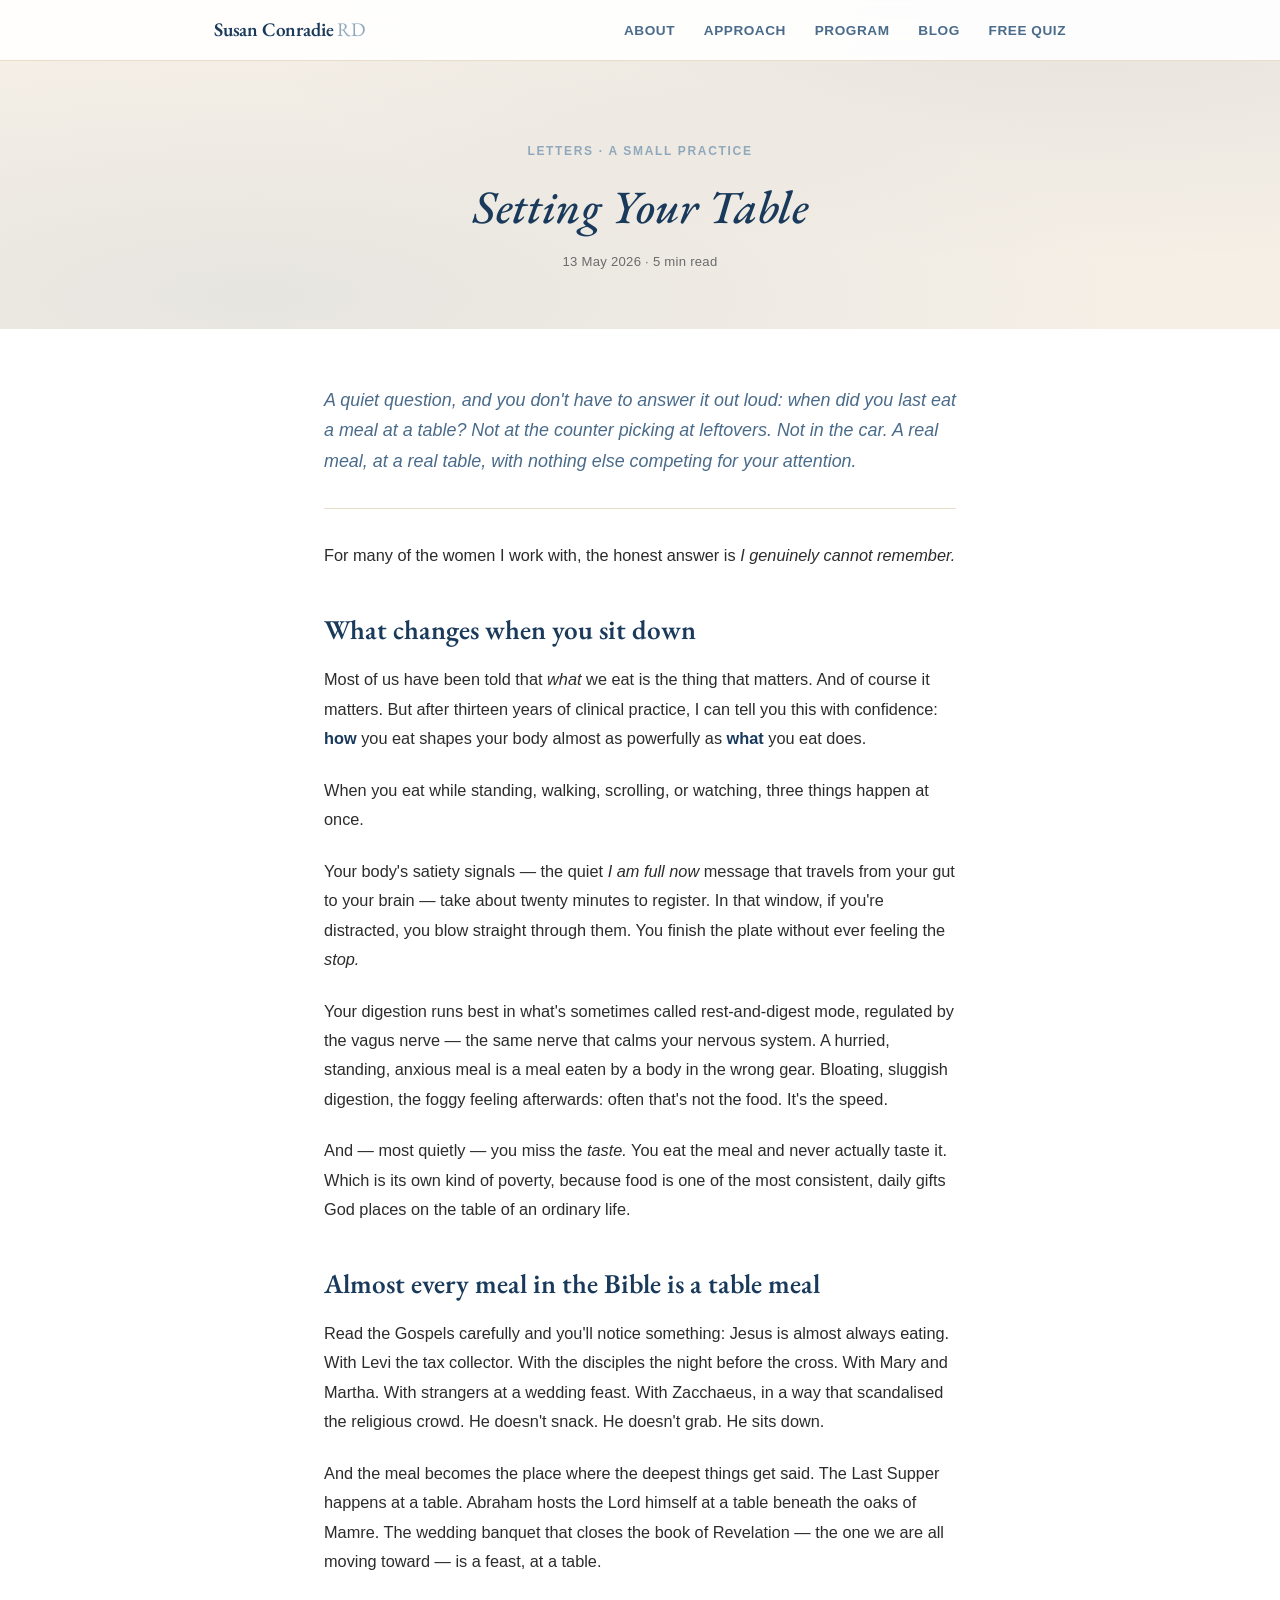
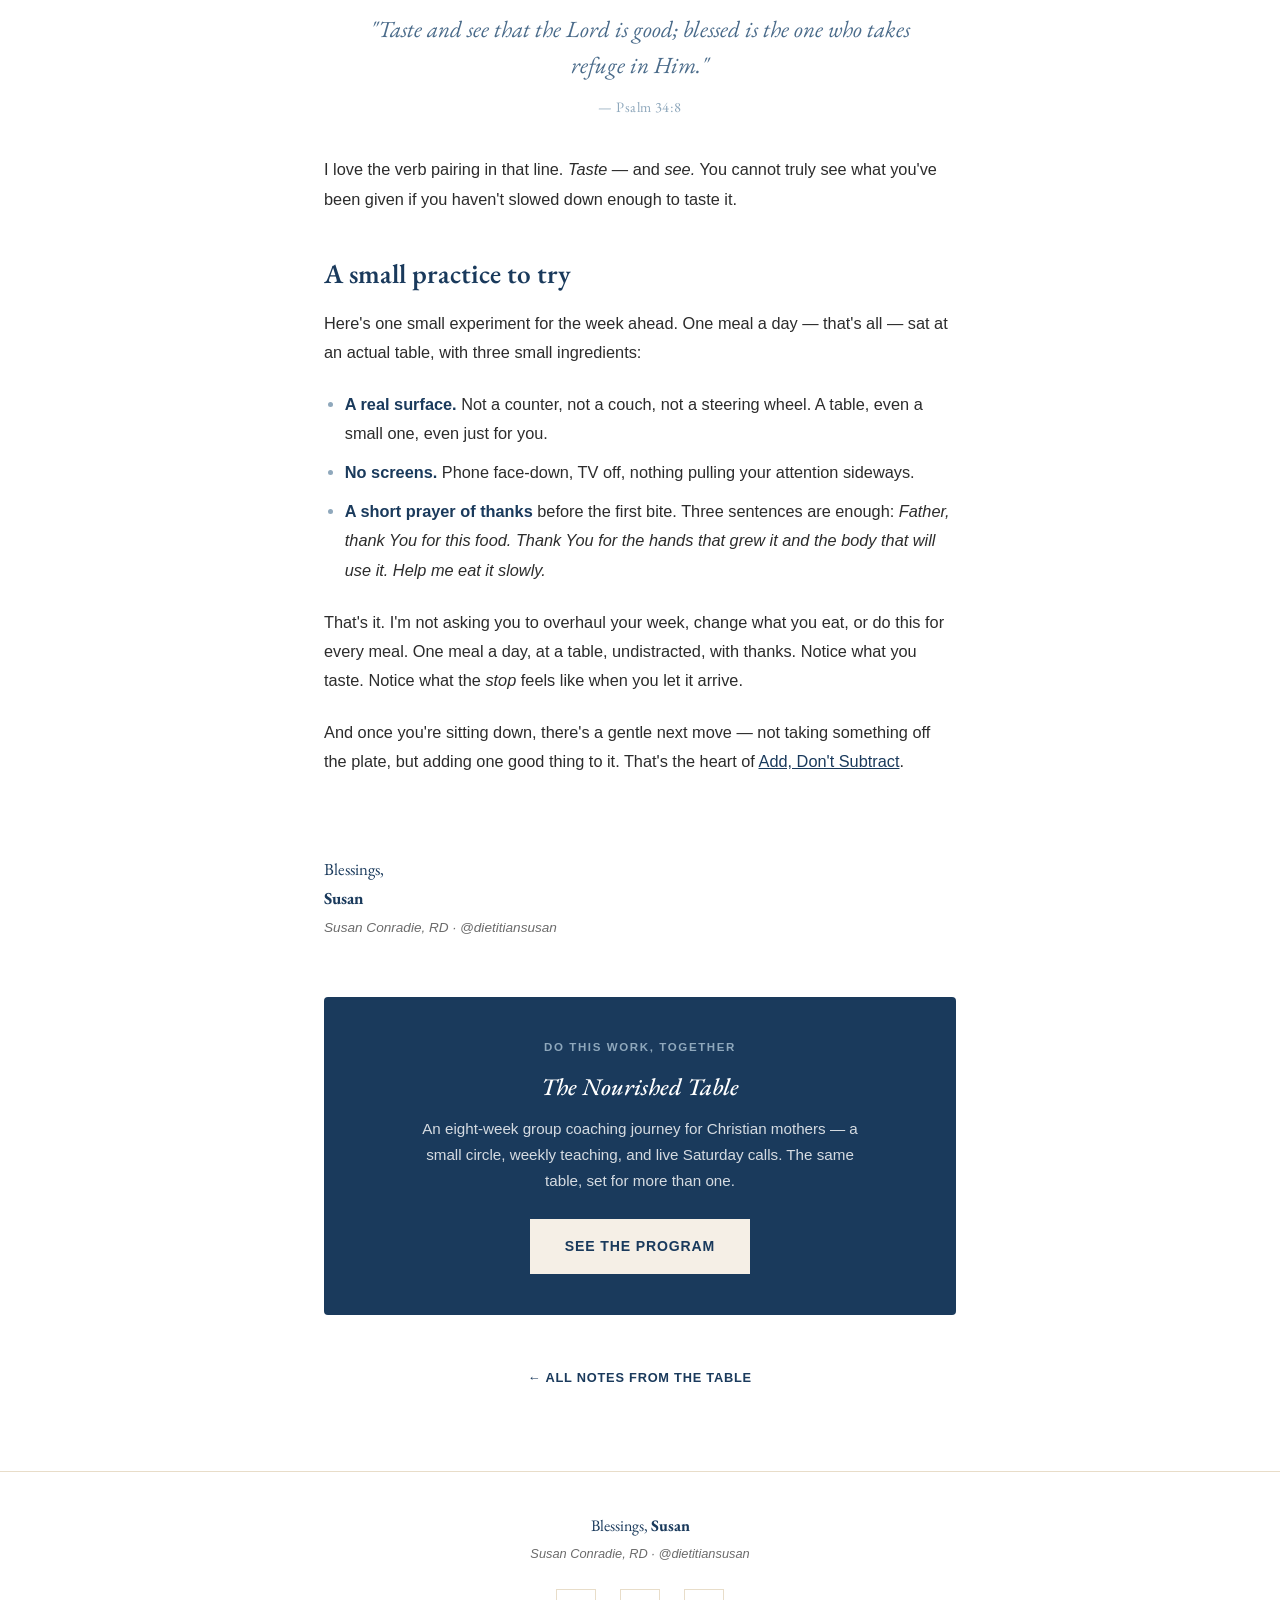
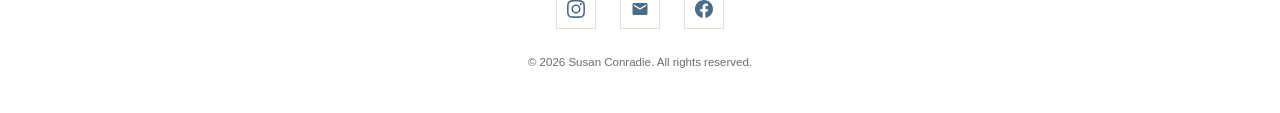
<file: blog/setting-your-table.html>
<!DOCTYPE html>
<html lang="en">
<head>
  <meta charset="UTF-8">
  <meta name="viewport" content="width=device-width, initial-scale=1.0">
  <meta name="description" content="How you eat shapes your body almost as powerfully as what you eat. Susan Conradie on the quiet practice of eating one real meal a day at a table — with thanks.">
  <title>Setting Your Table — Notes from the Table | Susan Conradie, RD</title>
  <link rel="preconnect" href="https://fonts.googleapis.com">
  <link rel="preconnect" href="https://fonts.gstatic.com" crossorigin>
  <link href="https://fonts.googleapis.com/css2?family=EB+Garamond:ital,wght@0,400;0,500;0,600;0,700;1,400;1,500;1,600;1,700&display=swap" rel="stylesheet">
  <link rel="stylesheet" href="blog.css">
</head>
<body>

  <nav class="site-nav" aria-label="Main">
    <div class="site-nav__inner">
      <a href="/" class="site-nav__brand">Susan Conradie <span>RD</span></a>
      <ul class="site-nav__links">
        <li><a href="/#about">About</a></li>
        <li><a href="/#approach">Approach</a></li>
        <li><a href="/#program">Program</a></li>
        <li><a href="/blog/">Blog</a></li>
        <li><a href="/#signup">Free Quiz</a></li>
      </ul>
    </div>
  </nav>

  <header class="page-head">
    <div class="page-head__inner">
      <div class="page-head__eyebrow">Letters &middot; A small practice</div>
      <h1>Setting Your Table</h1>
      <p style="font-size:0.82rem;color:var(--muted);letter-spacing:0.02em;margin-top:0.5rem;">13 May 2026 &middot; 5 min read</p>
    </div>
  </header>

  <article class="article">
    <p class="article__lead">
      A quiet question, and you don't have to answer it out loud: <em>when did you last eat a
      meal at a table?</em> Not at the counter picking at leftovers. Not in the car. A real
      meal, at a real table, with nothing else competing for your attention.
    </p>

    <div class="article__body">
      <p>
        For many of the women I work with, the honest answer is <em>I genuinely cannot
        remember.</em>
      </p>

      <h2>What changes when you sit down</h2>
      <p>
        Most of us have been told that <em>what</em> we eat is the thing that matters. And of
        course it matters. But after thirteen years of clinical practice, I can tell you this
        with confidence: <strong>how</strong> you eat shapes your body almost as powerfully as
        <strong>what</strong> you eat does.
      </p>
      <p>
        When you eat while standing, walking, scrolling, or watching, three things happen at
        once.
      </p>
      <p>
        Your body's satiety signals — the quiet <em>I am full now</em> message that travels
        from your gut to your brain — take about twenty minutes to register. In that window, if
        you're distracted, you blow straight through them. You finish the plate without ever
        feeling the <em>stop.</em>
      </p>
      <p>
        Your digestion runs best in what's sometimes called rest-and-digest mode, regulated by
        the vagus nerve — the same nerve that calms your nervous system. A hurried, standing,
        anxious meal is a meal eaten by a body in the wrong gear. Bloating, sluggish digestion,
        the foggy feeling afterwards: often that's not the food. It's the speed.
      </p>
      <p>
        And — most quietly — you miss the <em>taste.</em> You eat the meal and never actually
        taste it. Which is its own kind of poverty, because food is one of the most consistent,
        daily gifts God places on the table of an ordinary life.
      </p>

      <h2>Almost every meal in the Bible is a table meal</h2>
      <p>
        Read the Gospels carefully and you'll notice something: Jesus is almost always eating.
        With Levi the tax collector. With the disciples the night before the cross. With Mary
        and Martha. With strangers at a wedding feast. With Zacchaeus, in a way that scandalised
        the religious crowd. He doesn't snack. He doesn't grab. He sits down.
      </p>
      <p>
        And the meal becomes the place where the deepest things get said. The Last Supper
        happens at a table. Abraham hosts the Lord himself at a table beneath the oaks of
        Mamre. The wedding banquet that closes the book of Revelation — the one we are all
        moving toward — is a feast, at a table.
      </p>

      <div class="scripture-quote">
        <blockquote>"Taste and see that the Lord is good; blessed is the one who takes refuge in Him."</blockquote>
        <cite>&mdash; Psalm 34:8</cite>
      </div>

      <p>
        I love the verb pairing in that line. <em>Taste</em> — and <em>see.</em> You cannot
        truly see what you've been given if you haven't slowed down enough to taste it.
      </p>

      <h2>A small practice to try</h2>
      <p>
        Here's one small experiment for the week ahead. One meal a day — that's all — sat at an
        actual table, with three small ingredients:
      </p>
      <ul>
        <li><strong>A real surface.</strong> Not a counter, not a couch, not a steering wheel.
          A table, even a small one, even just for you.</li>
        <li><strong>No screens.</strong> Phone face-down, TV off, nothing pulling your attention sideways.</li>
        <li><strong>A short prayer of thanks</strong> before the first bite. Three sentences are
          enough: <em>Father, thank You for this food. Thank You for the hands that grew it and
          the body that will use it. Help me eat it slowly.</em></li>
      </ul>
      <p>
        That's it. I'm not asking you to overhaul your week, change what you eat, or do this for
        every meal. One meal a day, at a table, undistracted, with thanks. Notice what you
        taste. Notice what the <em>stop</em> feels like when you let it arrive.
      </p>
      <p>
        And once you're sitting down, there's a gentle next move — not taking something off the
        plate, but adding one good thing to it. That's the heart of
        <a href="add-dont-subtract.html">Add, Don't Subtract</a>.
      </p>
    </div>
  </article>

  <div class="article__signoff">
    <p>Blessings,<br><strong>Susan</strong><br><span class="role">Susan Conradie, RD &middot; @dietitiansusan</span></p>
  </div>

  <section class="post-cta">
    <div class="post-cta__inner">
      <div class="post-cta__eyebrow">Do this work, together</div>
      <h2>The Nourished Table</h2>
      <p>
        An eight-week group coaching journey for Christian mothers — a small circle, weekly
        teaching, and live Saturday calls. The same table, set for more than one.
      </p>
      <a href="/#program" class="post-cta__btn">See the Program</a>
    </div>
  </section>

  <nav class="article-foot" aria-label="Blog">
    <a href="/blog/">&larr; All notes from the table</a>
  </nav>

  <footer class="site-footer">
    <div class="container">
      <p class="site-footer__sig">Blessings, <strong>Susan</strong></p>
      <p class="site-footer__role">Susan Conradie, RD &middot; @dietitiansusan</p>
      <div class="site-footer__social">
        <a href="https://www.instagram.com/dietitiansusan/" target="_blank" rel="noopener" aria-label="Follow on Instagram">
          <svg viewBox="0 0 24 24"><path d="M12 2.163c3.204 0 3.584.012 4.85.07 3.252.148 4.771 1.691 4.919 4.919.058 1.265.069 1.645.069 4.849 0 3.205-.012 3.584-.069 4.849-.149 3.225-1.664 4.771-4.919 4.919-1.266.058-1.644.07-4.85.07-3.204 0-3.584-.012-4.849-.07-3.26-.149-4.771-1.699-4.919-4.92-.058-1.265-.07-1.644-.07-4.849 0-3.204.013-3.583.07-4.849.149-3.227 1.664-4.771 4.919-4.919 1.266-.057 1.645-.069 4.849-.069zM12 0C8.741 0 8.333.014 7.053.072 2.695.272.273 2.69.073 7.052.014 8.333 0 8.741 0 12c0 3.259.014 3.668.072 4.948.2 4.358 2.618 6.78 6.98 6.98C8.333 23.986 8.741 24 12 24c3.259 0 3.668-.014 4.948-.072 4.354-.2 6.782-2.618 6.979-6.98.059-1.28.073-1.689.073-4.948 0-3.259-.014-3.667-.072-4.947-.196-4.354-2.617-6.78-6.979-6.98C15.668.014 15.259 0 12 0zm0 5.838a6.162 6.162 0 100 12.324 6.162 6.162 0 000-12.324zM12 16a4 4 0 110-8 4 4 0 010 8zm6.406-11.845a1.44 1.44 0 100 2.881 1.44 1.44 0 000-2.881z"/></svg>
        </a>
        <a href="mailto:susan@healthybites.co.za" aria-label="Send email">
          <svg viewBox="0 0 24 24"><path d="M20 4H4c-1.1 0-2 .9-2 2v12c0 1.1.9 2 2 2h16c1.1 0 2-.9 2-2V6c0-1.1-.9-2-2-2zm0 4l-8 5-8-5V6l8 5 8-5v2z"/></svg>
        </a>
        <a href="https://www.facebook.com/healthybitesdietetics/" target="_blank" rel="noopener" aria-label="Follow on Facebook">
          <svg viewBox="0 0 24 24"><path d="M24 12.073c0-6.627-5.373-12-12-12s-12 5.373-12 12c0 5.99 4.388 10.954 10.125 11.854v-8.385H7.078v-3.47h3.047V9.43c0-3.007 1.792-4.669 4.533-4.669 1.312 0 2.686.235 2.686.235v2.953H15.83c-1.491 0-1.956.925-1.956 1.874v2.25h3.328l-.532 3.47h-2.796v8.385C19.612 23.027 24 18.062 24 12.073z"/></svg>
        </a>
      </div>
      <p class="site-footer__legal">&copy; 2026 Susan Conradie. All rights reserved.</p>
    </div>
  </footer>

  <script>
    const nav = document.querySelector('.site-nav');
    window.addEventListener('scroll', () => {
      nav.classList.toggle('scrolled', window.scrollY > 20);
    }, { passive: true });
  </script>

</body>
</html>
</file>
<file: blog/blog.css>
/* ════════════════════════════════════════════════════════════════
   Notes from the Table — blog stylesheet
   Shared across the blog index and all article pages.
   Mirrors the brand tokens & components from the homepage (index.html)
   so the blog reads as one site. Brand style guide v1.2.
   ════════════════════════════════════════════════════════════════ */

/* ── Reset ─────────────────────────────────────────────────── */
*, *::before, *::after { box-sizing: border-box; margin: 0; padding: 0; }

/* ── Brand tokens ──────────────────────────────────────────── */
:root {
  --navy:        #1A3A5C;
  --navy-light:  #4A6B8A;
  --accent-blue: #8FA8BC;
  --beige:       #F5EFE6;
  --beige-dark:  #E8DDC9;
  --body-text:   #2C2C2C;
  --muted:       #6B6B6B;
  --white:       #FFFFFF;
  --border:      #D8D0C2;

  --font-display: 'EB Garamond', Georgia, 'Times New Roman', serif;
  --font-body:    Arial, Helvetica, sans-serif;

  --article-width: 680px;
  --wide-width:    900px;
}

html { scroll-behavior: smooth; }

body {
  font-family: var(--font-body);
  font-size: 16px;
  line-height: 1.7;
  color: var(--body-text);
  background: var(--white);
  -webkit-font-smoothing: antialiased;
}

img { max-width: 100%; height: auto; display: block; }
a { color: var(--navy); }

.sr-only {
  position: absolute; width: 1px; height: 1px;
  padding: 0; margin: -1px; overflow: hidden;
  clip: rect(0,0,0,0); border: 0;
}

/* ── Nav (matches homepage) ────────────────────────────────── */
.site-nav {
  position: fixed;
  top: 0; left: 0; right: 0;
  z-index: 100;
  background: rgba(255,255,255,0.92);
  backdrop-filter: blur(12px);
  -webkit-backdrop-filter: blur(12px);
  border-bottom: 1px solid var(--beige-dark);
  transition: box-shadow 0.3s ease;
}
.site-nav.scrolled { box-shadow: 0 2px 20px rgba(26,58,92,0.06); }
.site-nav__inner {
  max-width: var(--wide-width);
  margin: 0 auto;
  padding: 0.85rem 1.5rem;
  display: flex;
  align-items: center;
  justify-content: space-between;
}
.site-nav__brand {
  font-family: var(--font-display);
  font-size: 1.2rem;
  font-weight: 600;
  color: var(--navy);
  text-decoration: none;
  letter-spacing: -0.01em;
}
.site-nav__brand span { color: var(--accent-blue); font-weight: 400; }
.site-nav__links { display: flex; gap: 1.8rem; list-style: none; }
.site-nav__links a {
  font-size: 0.85rem;
  text-decoration: none;
  color: var(--navy-light);
  letter-spacing: 0.04em;
  text-transform: uppercase;
  font-weight: 600;
  transition: color 0.2s;
}
.site-nav__links a:hover,
.site-nav__links a[aria-current="page"] { color: var(--navy); }

/* ── Page header (compact, not full hero) ──────────────────── */
.page-head {
  background: var(--beige);
  padding: 8.5rem 1.5rem 3.5rem;
  text-align: center;
  position: relative;
  overflow: hidden;
}
.page-head::before {
  content: '';
  position: absolute;
  inset: 0;
  background:
    radial-gradient(ellipse at 20% 90%, rgba(143,168,188,0.14) 0%, transparent 60%),
    radial-gradient(ellipse at 85% 10%, rgba(26,58,92,0.06) 0%, transparent 55%);
  pointer-events: none;
}
.page-head__inner { position: relative; z-index: 1; max-width: var(--article-width); margin: 0 auto; }
.page-head__eyebrow {
  display: inline-block;
  font-size: 0.75rem;
  letter-spacing: 0.14em;
  text-transform: uppercase;
  color: var(--accent-blue);
  font-weight: 700;
  margin-bottom: 1.1rem;
}
.page-head h1 {
  font-family: var(--font-display);
  font-size: clamp(2rem, 5vw, 2.9rem);
  font-weight: 500;
  font-style: italic;
  line-height: 1.2;
  color: var(--navy);
  margin-bottom: 1rem;
}
.page-head__sub {
  font-size: 1.02rem;
  line-height: 1.7;
  color: var(--body-text);
  max-width: 520px;
  margin: 0 auto;
}

/* ── Blog index — post list ────────────────────────────────── */
.posts {
  max-width: var(--article-width);
  margin: 0 auto;
  padding: 4rem 1.5rem 5rem;
  display: grid;
  gap: 2.5rem;
}
.post-card {
  padding-bottom: 2.5rem;
  border-bottom: 1px solid var(--beige-dark);
}
.post-card:last-child { border-bottom: none; padding-bottom: 0; }
.post-card__label {
  font-size: 0.72rem;
  letter-spacing: 0.13em;
  text-transform: uppercase;
  color: var(--accent-blue);
  font-weight: 700;
  margin-bottom: 0.7rem;
}
.post-card__label .post-card__type {
  color: var(--navy-light);
  margin-left: 0.6rem;
  padding-left: 0.6rem;
  border-left: 1px solid var(--beige-dark);
}
.post-card h2 {
  font-family: var(--font-display);
  font-size: clamp(1.5rem, 3.5vw, 1.95rem);
  font-weight: 500;
  line-height: 1.25;
  margin-bottom: 0.7rem;
}
.post-card h2 a { color: var(--navy); text-decoration: none; transition: color 0.2s; }
.post-card h2 a:hover { color: var(--navy-light); }
.post-card__meta {
  font-size: 0.8rem;
  color: var(--muted);
  margin-bottom: 0.9rem;
  letter-spacing: 0.02em;
}
.post-card__excerpt {
  font-size: 0.96rem;
  line-height: 1.75;
  color: var(--body-text);
  margin-bottom: 1.1rem;
}
.post-card__more {
  display: inline-flex;
  align-items: center;
  gap: 0.4rem;
  font-size: 0.8rem;
  font-weight: 700;
  letter-spacing: 0.06em;
  text-transform: uppercase;
  color: var(--navy);
  text-decoration: none;
  border-bottom: 1px solid var(--accent-blue);
  padding-bottom: 2px;
  transition: gap 0.2s ease, color 0.2s ease;
}
.post-card__more:hover { gap: 0.7rem; color: var(--navy-light); }

/* Featured (video) card gets a tinted frame */
.post-card--featured {
  background: var(--beige);
  border: 1px solid var(--beige-dark);
  border-radius: 4px;
  padding: 1.8rem 1.8rem 2rem;
}
.post-card--featured:last-child { padding-bottom: 2rem; }

/* ── Article ───────────────────────────────────────────────── */
.article {
  max-width: var(--article-width);
  margin: 0 auto;
  padding: 3.5rem 1.5rem 1rem;
}
.article__lead {
  font-size: 1.12rem;
  line-height: 1.7;
  color: var(--navy-light);
  font-style: italic;
  margin-bottom: 2rem;
  padding-bottom: 2rem;
  border-bottom: 1px solid var(--beige-dark);
}
.article__body > p {
  margin-bottom: 1.4rem;
  font-size: 1.02rem;
  line-height: 1.8;
}
.article__body h2 {
  font-family: var(--font-display);
  font-size: clamp(1.4rem, 3vw, 1.7rem);
  font-weight: 600;
  color: var(--navy);
  line-height: 1.3;
  margin: 2.6rem 0 1.1rem;
}
.article__body h3 {
  font-family: var(--font-display);
  font-size: 1.2rem;
  font-weight: 600;
  color: var(--navy);
  margin: 2rem 0 0.8rem;
}
.article__body strong { color: var(--navy); font-weight: 700; }
.article__body em { font-style: italic; }
.article__body ul, .article__body ol {
  margin: 0 0 1.4rem 1.3rem;
  font-size: 1.02rem;
  line-height: 1.8;
}
.article__body li { margin-bottom: 0.6rem; }
.article__body li::marker { color: var(--accent-blue); }

/* Displayed scripture — Georgia italic, centred, indented (style guide) */
.scripture-quote {
  margin: 2.2rem auto;
  padding: 0 1.5rem;
  text-align: center;
}
.scripture-quote blockquote {
  font-family: var(--font-display);
  font-size: clamp(1.15rem, 2.6vw, 1.45rem);
  font-style: italic;
  color: var(--navy-light);
  line-height: 1.55;
  max-width: 540px;
  margin: 0 auto 0.6rem;
}
.scripture-quote cite {
  font-family: var(--font-display);
  font-style: normal;
  font-size: 0.9rem;
  color: var(--accent-blue);
  letter-spacing: 0.03em;
}

/* Framework / teaching callout — left-bordered, beige */
.callout {
  margin: 2rem 0;
  padding: 1.3rem 1.6rem;
  background: var(--beige);
  border-left: 3px solid var(--navy);
  font-family: var(--font-display);
  font-size: 1.18rem;
  font-style: italic;
  font-weight: 500;
  line-height: 1.6;
  color: var(--navy);
}

/* Named-framework inline emphasis */
.framework { font-family: var(--font-display); font-style: italic; font-weight: 600; color: var(--navy); }

/* Video embed (responsive 16:9) */
.video-embed {
  position: relative;
  width: 100%;
  padding-bottom: 56.25%;
  height: 0;
  margin: 0.5rem 0 2rem;
  background: var(--navy);
  border-radius: 4px;
  overflow: hidden;
}
.video-embed iframe {
  position: absolute;
  top: 0; left: 0;
  width: 100%; height: 100%;
  border: 0;
}

/* Chapter list for the video post */
.chapters {
  list-style: none;
  margin: 0 0 1.4rem;
  border: 1px solid var(--beige-dark);
}
.chapters li {
  display: flex;
  gap: 1rem;
  padding: 0.6rem 1rem;
  font-size: 0.92rem;
  line-height: 1.5;
  border-bottom: 1px solid var(--beige-dark);
}
.chapters li:last-child { border-bottom: none; }
.chapters li:nth-child(odd) { background: var(--beige); }
.chapters .ts {
  flex-shrink: 0;
  font-variant-numeric: tabular-nums;
  font-weight: 700;
  color: var(--navy-light);
}

/* ── Author / sign-off ─────────────────────────────────────── */
.article__signoff {
  max-width: var(--article-width);
  margin: 2.5rem auto 0;
  padding: 0 1.5rem;
}
.article__signoff p {
  font-family: var(--font-display);
  font-size: 1.05rem;
  color: var(--navy);
  line-height: 1.7;
}
.article__signoff .role {
  font-size: 0.85rem;
  font-style: italic;
  color: var(--muted);
  font-family: var(--font-body);
}

/* ── End-of-post CTA card ──────────────────────────────────── */
.post-cta {
  max-width: var(--article-width);
  margin: 3.5rem auto 0;
  padding: 0 1.5rem;
}
.post-cta__inner {
  background: var(--navy);
  color: var(--white);
  padding: 2.6rem 2rem;
  text-align: center;
  border-radius: 4px;
}
.post-cta__eyebrow {
  font-size: 0.72rem;
  letter-spacing: 0.14em;
  text-transform: uppercase;
  color: var(--accent-blue);
  font-weight: 700;
  margin-bottom: 0.8rem;
}
.post-cta h2 {
  font-family: var(--font-display);
  font-size: 1.5rem;
  font-weight: 500;
  font-style: italic;
  color: var(--white);
  margin-bottom: 0.9rem;
  line-height: 1.3;
}
.post-cta p {
  font-size: 0.95rem;
  line-height: 1.7;
  color: rgba(255,255,255,0.82);
  max-width: 460px;
  margin: 0 auto 1.6rem;
}
.post-cta__btn {
  display: inline-block;
  background: var(--beige);
  color: var(--navy);
  font-family: var(--font-body);
  font-size: 0.88rem;
  font-weight: 700;
  letter-spacing: 0.06em;
  text-transform: uppercase;
  text-decoration: none;
  padding: 0.95rem 2.2rem;
  transition: background 0.25s ease, transform 0.2s ease;
}
.post-cta__btn:hover { background: var(--white); transform: translateY(-1px); }

/* ── Post footer nav (back / browse) ───────────────────────── */
.article-foot {
  max-width: var(--article-width);
  margin: 0 auto;
  padding: 3rem 1.5rem 1rem;
  text-align: center;
}
.article-foot a {
  display: inline-flex;
  align-items: center;
  gap: 0.45rem;
  font-size: 0.8rem;
  font-weight: 700;
  letter-spacing: 0.06em;
  text-transform: uppercase;
  color: var(--navy);
  text-decoration: none;
  transition: gap 0.2s ease;
}
.article-foot a:hover { gap: 0.75rem; }

/* ── Footer (matches homepage) ─────────────────────────────── */
.site-footer {
  background: var(--white);
  border-top: 1px solid var(--beige-dark);
  padding: 2.5rem 0;
  text-align: center;
  margin-top: 4rem;
}
.site-footer .container { max-width: var(--article-width); margin: 0 auto; padding: 0 1.5rem; }
.site-footer__sig { font-family: var(--font-display); font-size: 1rem; color: var(--navy); margin-bottom: 0.3rem; }
.site-footer__sig strong { font-weight: 700; }
.site-footer__role { font-size: 0.8rem; font-style: italic; color: var(--muted); margin-bottom: 1.5rem; }
.site-footer__social { display: flex; justify-content: center; gap: 1.5rem; margin-bottom: 1.5rem; }
.site-footer__social a {
  display: flex; align-items: center; justify-content: center;
  width: 40px; height: 40px;
  border: 1px solid var(--beige-dark);
  color: var(--navy-light);
  text-decoration: none;
  transition: border-color 0.2s, color 0.2s;
}
.site-footer__social a:hover { border-color: var(--navy); color: var(--navy); }
.site-footer__social svg { width: 18px; height: 18px; fill: currentColor; }
.site-footer__legal { font-size: 0.72rem; color: var(--muted); }

/* ── Responsive ────────────────────────────────────────────── */
@media (max-width: 480px) {
  .site-nav__links { gap: 1.1rem; }
  .site-nav__links a { font-size: 0.76rem; }
  .page-head { padding-top: 7rem; }
  .post-cta__inner { padding: 2rem 1.4rem; }
}
</file>
